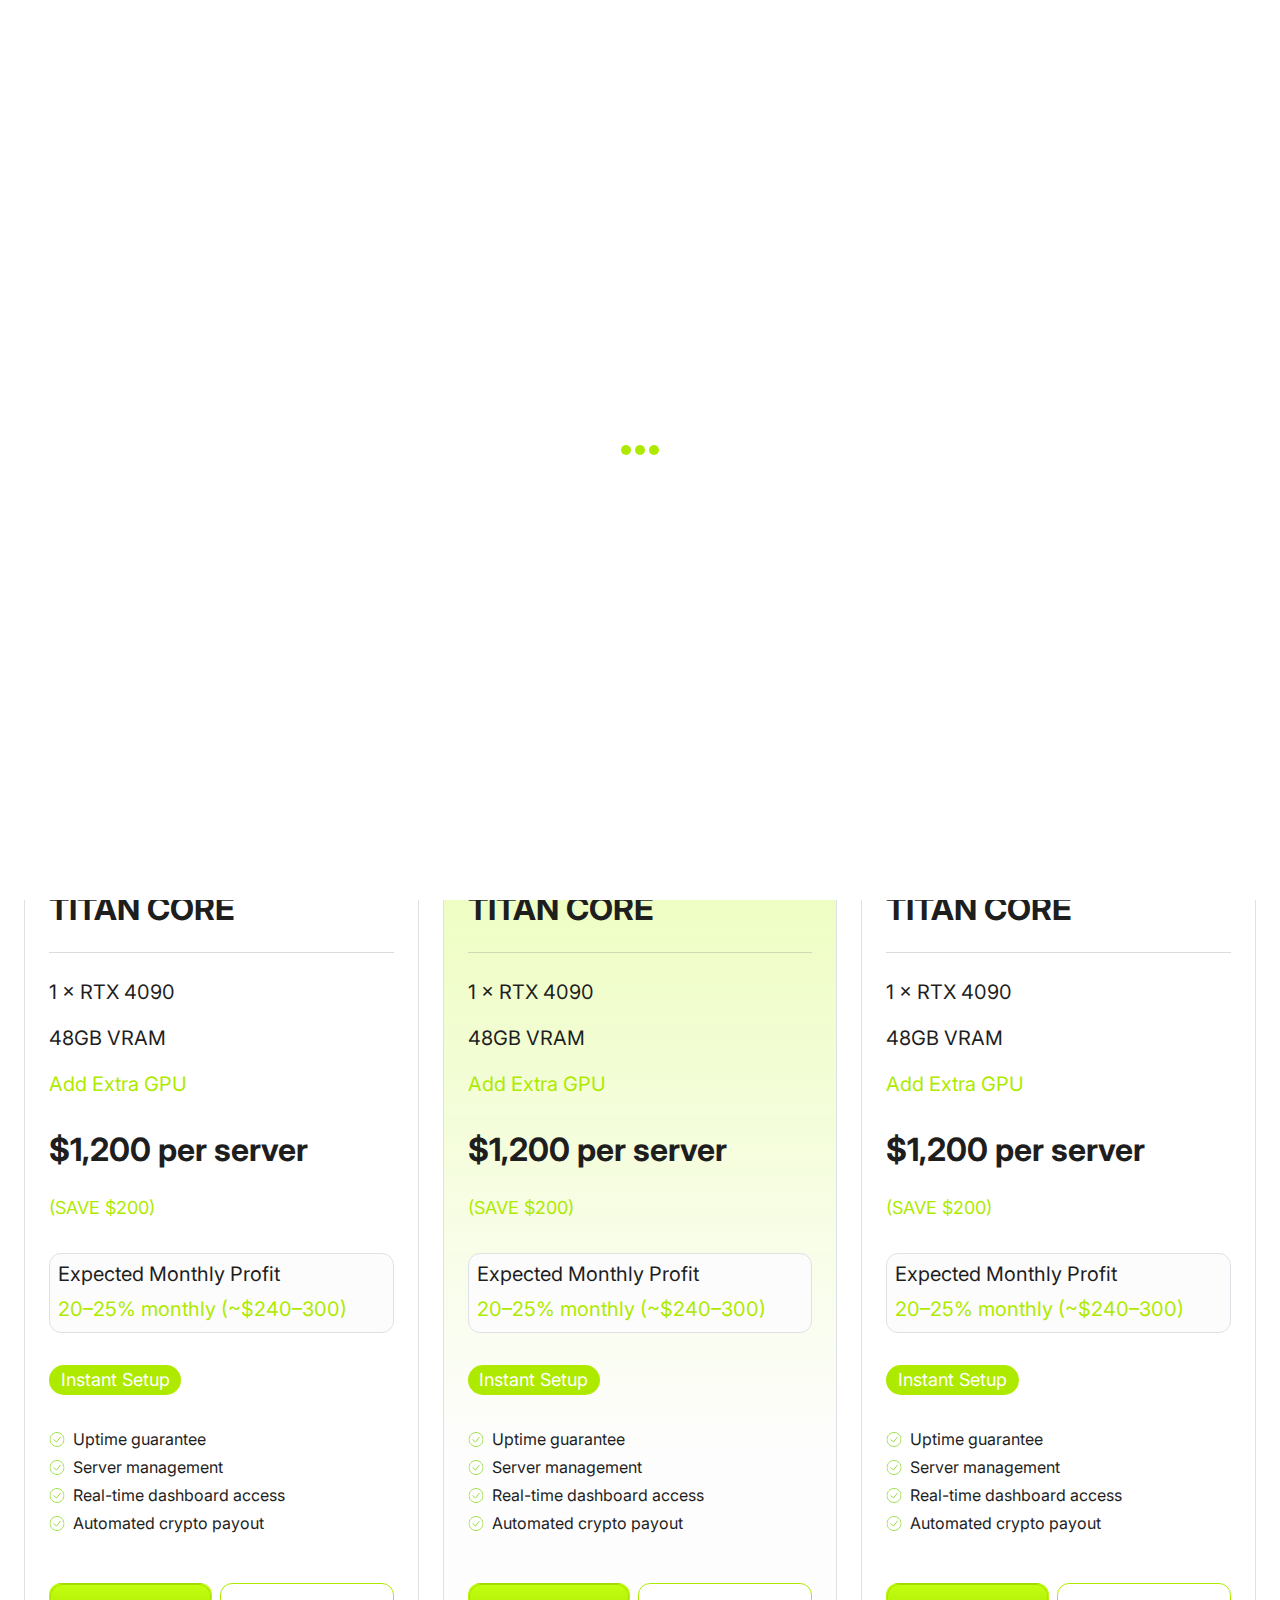
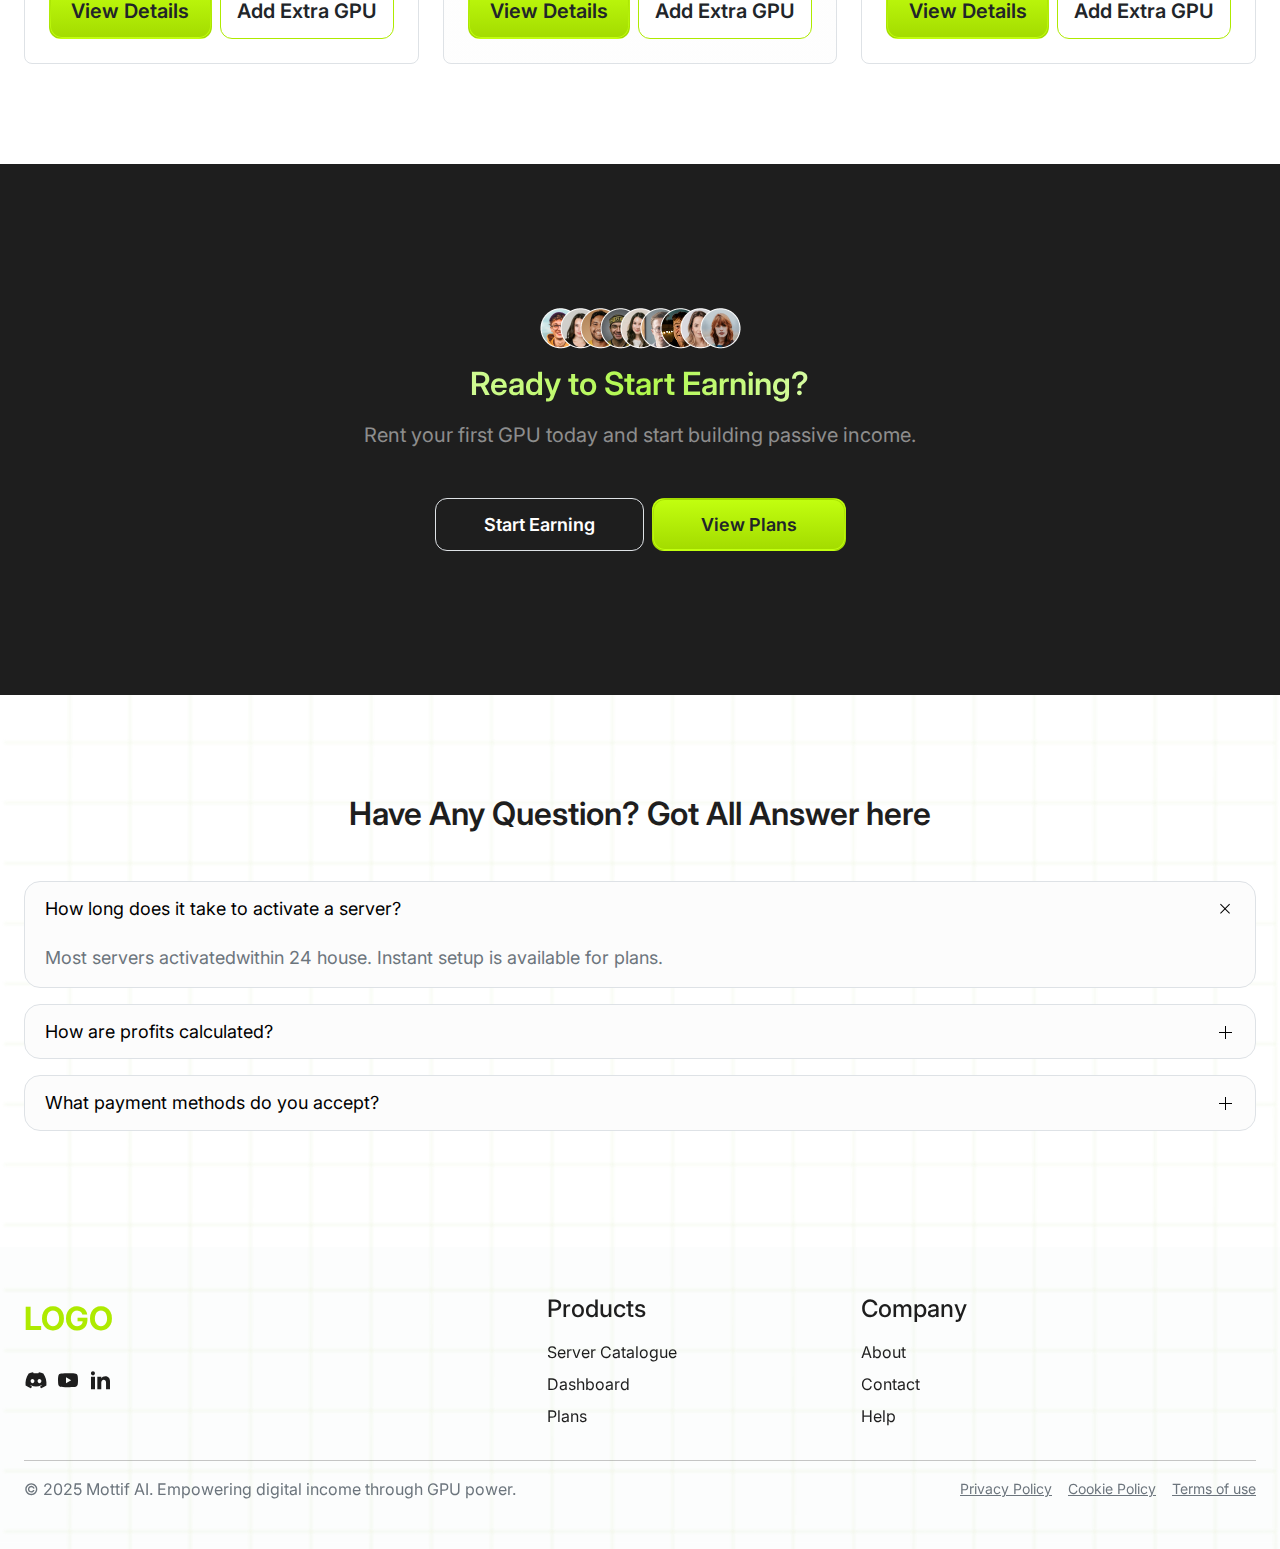
<file: catalogue-details.html>
<!DOCTYPE html>
<html lang="en">
   <head>
      <meta charset="UTF-8" />
      <meta name="viewport" content="width=device-width, initial-scale=1.0" />
      <!-- Bootstrap CSS File -->
      <link rel="stylesheet" href="./css/bootstrap.min.css" />
      <!-- Custom CSS File -->
      <link rel="stylesheet" href="./css/style.css" />
      <title>GPU</title>
   </head>
   <body class="screen-bg">
      <!-- Header Section Start -->
      <div class="max-w px-sm-4 px-3 position-sticky top-0 z-3">
         <header class="bg-white z-3 rounded-12 border mt-sm-4 mt-3">
            <nav class="navbar navbar-expand-md">
               <div class="container-fluid">
                  <button
                     class="d-md-none invisible border-0 shadow-none p-0"
                     type="button"
                  >
                     <img
                        src="./img/icon/ic-toggle-menu.svg"
                        alt="Toggle Menu Icon"
                        style="width: 24px"
                     />
                  </button>

                  <a
                     class="navbar-brand fw-bold fs-2 primary-text me-0"
                     href="#"
                     >LOGO</a
                  >
                  <button
                     class="navbar-toggler border-0 shadow-none p-0"
                     type="button"
                     data-bs-toggle="offcanvas"
                     data-bs-target="#offcanvasNavbar"
                     aria-controls="offcanvasNavbar"
                     aria-label="Toggle navigation"
                  >
                     <img
                        src="./img/icon/ic-toggle-menu.svg"
                        alt="Toggle Menu Icon"
                        style="width: 24px"
                     />
                  </button>
                  <div
                     class="offcanvas offcanvas-end"
                     tabindex="-1"
                     id="offcanvasNavbar"
                     aria-labelledby="offcanvasNavbarLabel"
                  >
                     <div class="offcanvas-header pb-0">
                        <h5
                           class="offcanvas-title fw-bold fs-2 primary-text"
                           id="offcanvasNavbarLabel"
                        >
                           LOGO
                        </h5>
                        <button
                           type="button"
                           class="btn-close border-0 shadow-none"
                           data-bs-dismiss="offcanvas"
                           aria-label="Close"
                        ></button>
                     </div>
                     <div class="offcanvas-body">
                        <ul
                           class="navbar-nav justify-content-md-center align-items-md-center flex-grow-1 gap-lg-4 gap-md-3"
                        >
                           <li class="nav-item pe-lg-2">
                              <a
                                 class="nav-link"
                                 aria-current="page"
                                 href="./index.html"
                                 >Home</a
                              >
                           </li>
                           <li class="nav-item pe-lg-2">
                              <a class="nav-link active" href="./catalogue.html"
                                 >Catalogue</a
                              >
                           </li>
                           <li class="nav-item pe-lg-2">
                              <a class="nav-link" href="./about-us.html"
                                 >About</a
                              >
                           </li>
                           <li class="nav-item pe-lg-2">
                              <a class="nav-link" href="./faq.html">FAQ</a>
                           </li>
                           <li class="nav-item">
                              <a class="nav-link" href="./help.html">Help</a>
                           </li>
                        </ul>
                        <form
                           class="d-flex align-items-center gap-3 text-nowrap mt-md-0 mt-4"
                        >
                           <a
                              href="./login.html"
                              type="button"
                              class="btn fw-semibold w-100 white-btn border rounded-12 px-4"
                           >
                              Log In
                           </a>
                           <a
                              href="./signup.html"
                              type="button"
                              class="btn fw-semibold w-100 primary-btn px-4"
                           >
                              Sign Up
                           </a>
                        </form>
                     </div>
                  </div>
               </div>
            </nav>
         </header>
      </div>
      <!-- Header Section End -->

      <div
         class="overflow-hidden blur-lines-bg position-relative primary-gradient-bg2 pb-md-5"
         style="background-position-y: -2%"
      >
         <!-- Hero Section Start -->
         <section class="mt-5 pt-lg-5 pt-md-3 pb-5 max-w p-sm-4 p-3">
            <div class="col-sm-8 pb-5 mx-auto">
               <h1
                  class="main-heading fw-bold text-center mt-md-3 mt-2 mb-md-2 mb-1 px-lg-5"
               >
                  Browse GPU Server Plans
               </h1>

               <p class="text-center text-secondary fs-20">
                  Choose from powerful, high-performance GPUs optimized for
                  passive income.
               </p>
            </div>
         </section>
         <!-- Hero Section End -->
      </div>

      <!-- Top Plans This Week Section Start -->
      <section class="section-py lines-bg white-bg">
         <div class="max-w px-sm-4 px-3">
            <h2 class="fw-semibold sub-heading2 text-center mb-3">
               Top Plans This Week
            </h2>

            <p class="mb-md-5 mb-4 fs-20 text-center text-secondary">
               Simple pricing for every stage of your productivity journey.
            </p>

            <div class="row gy-5">
               <div class="col-lg-4 col-sm-6 d-grid">
                  <div class="border rounded-3 p-4 bg-white">
                     <button
                        type="button"
                        class="btn fw-semibold fs-18 primary-outline-btn rounded-12 py-2 px-3 bg-transparent"
                     >
                        PERSONAL
                     </button>

                     <h5 class="sub-heading2 fw-bold mt-lg-5 mt-4">
                        TITAN CORE
                     </h5>

                     <hr class="border-secondary my-4" />

                     <ul class="list-unstyled p-0 mb-0">
                        <li class="fs-20">1 × RTX 4090</li>
                        <li class="fs-20 my-3">48GB VRAM</li>
                        <li>
                           <button
                              class="btn fs-20 primary-text p-0 border-0 bg-transparent"
                           >
                              Add Extra GPU
                           </button>
                        </li>
                     </ul>

                     <div class="mt-32">
                        <h3 class="fw-bold sub-heading2">$1,200 per server</h3>

                        <p class="fs-18 primary-text mt-4 mb-0">(SAVE $200)</p>

                        <div class="border p-2 light-bg rounded-12 mt-32">
                           <h6 class="fs-20 fw-normal">
                              Expected Monthly Profit
                           </h6>
                           <p class="primary-text fs-20 mb-0">
                              20–25% monthly (~$240–300)
                           </p>
                        </div>
                     </div>

                     <div
                        class="badge primary-bg fs-18 rounded-5 mt-32 fw-normal"
                     >
                        Instant Setup
                     </div>

                     <ul class="list-unstyled p-0 mb-0 mt-32">
                        <li class="d-flex align-items-center gap-2 mb-1">
                           <img src="./img/icon/ic-tick.svg" alt="Tick Icon" />
                           Uptime guarantee
                        </li>
                        <li class="d-flex align-items-center gap-2 mb-1">
                           <img src="./img/icon/ic-tick.svg" alt="Tick Icon" />
                           Server management
                        </li>
                        <li class="d-flex align-items-center gap-2 mb-1">
                           <img src="./img/icon/ic-tick.svg" alt="Tick Icon" />
                           Real-time dashboard access
                        </li>
                        <li class="d-flex align-items-center gap-2">
                           <img src="./img/icon/ic-tick.svg" alt="Tick Icon" />
                           Automated crypto payout
                        </li>
                     </ul>

                     <div
                        class="d-flex align-items-center flex-xl-nowrap flex-wrap gap-2 mt-5"
                     >
                        <button
                           type="button"
                           class="btn fw-semibold w-100 primary-btn-lg text-nowrap"
                        >
                           View Details
                        </button>

                        <button
                           type="button"
                           class="btn fw-semibold w-100 white-btn border rounded-12 px-3 fs-20 primary-border text-nowrap"
                        >
                           Add Extra GPU
                        </button>
                     </div>
                  </div>
               </div>

               <div class="col-lg-4 col-sm-6 d-grid">
                  <div
                     class="border rounded-3 p-4 primary-gradient-bg position-relative"
                  >
                     <button
                        type="button"
                        class="btn fw-semibold fs-18 primary-outline-btn rounded-12 py-2 px-3 bg-transparent"
                     >
                        PERSONAL
                     </button>

                     <h5 class="sub-heading2 fw-bold mt-lg-5 mt-4">
                        TITAN CORE
                     </h5>

                     <hr class="border-secondary my-4" />

                     <ul class="list-unstyled p-0 mb-0">
                        <li class="fs-20">1 × RTX 4090</li>
                        <li class="fs-20 my-3">48GB VRAM</li>
                        <li>
                           <button
                              class="btn fs-20 primary-text p-0 border-0 bg-transparent"
                           >
                              Add Extra GPU
                           </button>
                        </li>
                     </ul>

                     <div class="mt-32">
                        <h3 class="fw-bold sub-heading2">$1,200 per server</h3>

                        <p class="fs-18 primary-text mt-4 mb-0">(SAVE $200)</p>

                        <div class="border p-2 light-bg rounded-12 mt-32">
                           <h6 class="fs-20 fw-normal">
                              Expected Monthly Profit
                           </h6>
                           <p class="primary-text fs-20 mb-0">
                              20–25% monthly (~$240–300)
                           </p>
                        </div>
                     </div>

                     <div
                        class="badge primary-bg fs-18 rounded-5 mt-32 fw-normal"
                     >
                        Instant Setup
                     </div>

                     <ul class="list-unstyled p-0 mb-0 mt-32">
                        <li class="d-flex align-items-center gap-2 mb-1">
                           <img src="./img/icon/ic-tick.svg" alt="Tick Icon" />
                           Uptime guarantee
                        </li>
                        <li class="d-flex align-items-center gap-2 mb-1">
                           <img src="./img/icon/ic-tick.svg" alt="Tick Icon" />
                           Server management
                        </li>
                        <li class="d-flex align-items-center gap-2 mb-1">
                           <img src="./img/icon/ic-tick.svg" alt="Tick Icon" />
                           Real-time dashboard access
                        </li>
                        <li class="d-flex align-items-center gap-2">
                           <img src="./img/icon/ic-tick.svg" alt="Tick Icon" />
                           Automated crypto payout
                        </li>
                     </ul>

                     <div
                        class="d-flex align-items-center flex-xl-nowrap flex-wrap gap-2 mt-5"
                     >
                        <button
                           type="button"
                           class="btn fw-semibold w-100 primary-btn-lg text-nowrap"
                        >
                           View Details
                        </button>

                        <button
                           type="button"
                           class="btn fw-semibold w-100 white-btn border rounded-12 px-3 fs-20 primary-border text-nowrap"
                        >
                           Add Extra GPU
                        </button>
                     </div>

                     <div
                        class="light-bg border primary-border px-2 rounded-12 w-fit fs-18 fw-medium text-nowrap popular-plan"
                     >
                        Most Popular
                     </div>
                  </div>
               </div>

               <div class="col-lg-4 col-sm-6 d-grid">
                  <div class="border rounded-3 p-4 bg-white">
                     <button
                        type="button"
                        class="btn fw-semibold fs-18 primary-outline-btn rounded-12 py-2 px-3 bg-transparent"
                     >
                        PERSONAL
                     </button>

                     <h5 class="sub-heading2 fw-bold mt-lg-5 mt-4">
                        TITAN CORE
                     </h5>

                     <hr class="border-secondary my-4" />

                     <ul class="list-unstyled p-0 mb-0">
                        <li class="fs-20">1 × RTX 4090</li>
                        <li class="fs-20 my-3">48GB VRAM</li>
                        <li>
                           <button
                              class="btn fs-20 primary-text p-0 border-0 bg-transparent"
                           >
                              Add Extra GPU
                           </button>
                        </li>
                     </ul>

                     <div class="mt-32">
                        <h3 class="fw-bold sub-heading2">$1,200 per server</h3>

                        <p class="fs-18 primary-text mt-4 mb-0">(SAVE $200)</p>

                        <div class="border p-2 light-bg rounded-12 mt-32">
                           <h6 class="fs-20 fw-normal">
                              Expected Monthly Profit
                           </h6>
                           <p class="primary-text fs-20 mb-0">
                              20–25% monthly (~$240–300)
                           </p>
                        </div>
                     </div>

                     <div
                        class="badge primary-bg fs-18 rounded-5 mt-32 fw-normal"
                     >
                        Instant Setup
                     </div>

                     <ul class="list-unstyled p-0 mb-0 mt-32">
                        <li class="d-flex align-items-center gap-2 mb-1">
                           <img src="./img/icon/ic-tick.svg" alt="Tick Icon" />
                           Uptime guarantee
                        </li>
                        <li class="d-flex align-items-center gap-2 mb-1">
                           <img src="./img/icon/ic-tick.svg" alt="Tick Icon" />
                           Server management
                        </li>
                        <li class="d-flex align-items-center gap-2 mb-1">
                           <img src="./img/icon/ic-tick.svg" alt="Tick Icon" />
                           Real-time dashboard access
                        </li>
                        <li class="d-flex align-items-center gap-2">
                           <img src="./img/icon/ic-tick.svg" alt="Tick Icon" />
                           Automated crypto payout
                        </li>
                     </ul>

                     <div
                        class="d-flex align-items-center flex-xl-nowrap flex-wrap gap-2 mt-5"
                     >
                        <button
                           type="button"
                           class="btn fw-semibold w-100 primary-btn-lg text-nowrap"
                        >
                           View Details
                        </button>

                        <button
                           type="button"
                           class="btn fw-semibold w-100 white-btn border rounded-12 px-3 fs-20 primary-border text-nowrap"
                        >
                           Add Extra GPU
                        </button>
                     </div>
                  </div>
               </div>
            </div>
         </div>
      </section>
      <!-- Top Plans This Week Section End -->

      <!-- CTA Section Start -->
      <section class="cta-sec position-relative">
         <div class="max-w p-sm-4 p-3 text-center">
            <img src="./img/cta-img.png" alt="CTA user" />
            <div class="col-sm-8 mx-auto">
               <h2
                  class="sub-heading2 fw-semibold text-center mt-md-3 mt-2 mb-md-3 mb-2"
               >
                  Ready to Start Earning?
               </h2>

               <p class="text-center text-white-50 fs-20">
                  Rent your first GPU today and start building passive income.
               </p>
            </div>

            <div
               class="mt-md-5 mt-32 d-flex justify-content-center align-items-center gap-2"
            >
               <button
                  type="button"
                  class="btn fw-semibold fs-18 white-btn border rounded-12 px-sm-5 px-4 bg-transparent text-white"
               >
                  Start Earning
               </button>

               <button
                  type="button"
                  class="btn fw-semibold primary-btn-md px-sm-5 px-4"
               >
                  View Plans
               </button>
            </div>
         </div>
      </section>
      <!-- CTA Section End -->

      <!-- FAQ Accordion Section Start -->
      <div class="bg-white blur-lines-bg">
         <section class="section-py max-w px-sm-4 px-3">
            <h2 class="fw-semibold sub-heading2 text-center mb-md-5 mb-4">
               Have Any Question? Got All Answer here
            </h2>

            <div class="accordion" id="faqAccordion">
               <div class="accordion-item light-bg rounded-4 mb-3">
                  <h2 class="accordion-header text-unset">
                     <button
                        class="accordion-button fs-18 shadow-none bg-transparent text-black gap-3"
                        type="button"
                        data-bs-toggle="collapse"
                        data-bs-target="#collapseOne"
                        aria-expanded="true"
                        aria-controls="collapseOne"
                     >
                        How long does it take to activate a server?
                     </button>
                  </h2>
                  <div
                     id="collapseOne"
                     class="accordion-collapse collapse show"
                     data-bs-parent="#faqAccordion"
                  >
                     <div class="accordion-body fs-18 pt-2 text-secondary">
                        Most servers activatedwithin 24 house. Instant setup is
                        available for plans.
                     </div>
                  </div>
               </div>

               <div class="accordion-item light-bg rounded-4 mb-3">
                  <h2 class="accordion-header text-unset">
                     <button
                        class="accordion-button fs-18 shadow-none bg-transparent text-black collapsed gap-3"
                        type="button"
                        data-bs-toggle="collapse"
                        data-bs-target="#collapseTwo"
                        aria-expanded="true"
                        aria-controls="collapseTwo"
                     >
                        How are profits calculated?
                     </button>
                  </h2>
                  <div
                     id="collapseTwo"
                     class="accordion-collapse collapse"
                     data-bs-parent="#faqAccordion"
                  >
                     <div class="accordion-body fs-18 pt-2 text-secondary">
                        When you rent a GPU server, it starts processing AI
                        tasks or crypto mining based on global demand. At the
                        end of each 30-day cycle, your share of the profits is
                        calculated based on GPU performance and usage. These
                        profits are deposited into your Mottif AI wallet
                     </div>
                  </div>
               </div>

               <div class="accordion-item light-bg rounded-4 mb-3">
                  <h2 class="accordion-header text-unset">
                     <button
                        class="accordion-button fs-18 shadow-none bg-transparent text-black collapsed gap-3"
                        type="button"
                        data-bs-toggle="collapse"
                        data-bs-target="#collapseThree"
                        aria-expanded="true"
                        aria-controls="collapseThree"
                     >
                        What payment methods do you accept?
                     </button>
                  </h2>
                  <div
                     id="collapseThree"
                     class="accordion-collapse collapse"
                     data-bs-parent="#faqAccordion"
                  >
                     <div class="accordion-body fs-18 pt-2 text-secondary">
                        When you rent a GPU server, it starts processing AI
                        tasks or crypto mining based on global demand. At the
                        end of each 30-day cycle, your share of the profits is
                        calculated based on GPU performance and usage. These
                        profits are deposited into your Mottif AI wallet
                     </div>
                  </div>
               </div>
            </div>
         </section>
      </div>
      <!-- FAQ Accordion Section End -->

      <!-- Footer Section Start -->
      <section class="pt-5 pb-md-5 pb-4 blur-lines-bg">
         <div class="max-w px-sm-4 px-3">
            <div class="row gy-4">
               <div class="col-md-5 col-sm-4">
                  <a
                     class="navbar-brand fw-bold fs-2 primary-text me-0"
                     href="#"
                     >LOGO</a
                  >

                  <div class="d-flex gap-2 align-items-center mt-md-4 mt-3">
                     <a href="#" class="text-decoration-none">
                        <img
                           src="./img/icon/ic-discord.svg"
                           alt="Social Icon"
                        />
                     </a>
                     <a href="#" class="text-decoration-none">
                        <img
                           src="./img/icon/ic-youtube.svg"
                           alt="Social Icon"
                        />
                     </a>
                     <a href="#" class="text-decoration-none">
                        <img
                           src="./img/icon/ic-linkedin.svg"
                           alt="Social Icon"
                        />
                     </a>
                  </div>
               </div>

               <div class="col-md-3 col-sm-4 col-6">
                  <h6 class="fs-24 mb-3">Products</h6>
                  <ul class="list-unstyled">
                     <li class="mb-2">
                        <a href="#" class="text-unset text-decoration-none"
                           >Server Catalogue</a
                        >
                     </li>
                     <li class="mb-2">
                        <a href="#" class="text-unset text-decoration-none"
                           >Dashboard</a
                        >
                     </li>
                     <li>
                        <a href="#" class="text-unset text-decoration-none"
                           >Plans</a
                        >
                     </li>
                  </ul>
               </div>

               <div class="col-md-3 col-sm-4 col-6">
                  <h6 class="fs-24 mb-3">Company</h6>
                  <ul class="list-unstyled">
                     <li class="mb-2">
                        <a
                           href="./about-us.html"
                           class="text-unset text-decoration-none"
                           >About</a
                        >
                     </li>
                     <li class="mb-2">
                        <a href="#" class="text-unset text-decoration-none"
                           >Contact</a
                        >
                     </li>
                     <li>
                        <a
                           href="./help.html"
                           class="text-unset text-decoration-none"
                           >Help</a
                        >
                     </li>
                  </ul>
               </div>
            </div>

            <hr />

            <div
               class="d-flex gap-3 align-items-center justify-content-between flex-md-row flex-column"
            >
               <p class="mb-0 text-secondary text-sm-start text-center">
                  © 2025 Mottif AI. Empowering digital income through GPU power.
               </p>

               <div class="d-flex align-items-center gap-3">
                  <a href="#" class="text-secondary small text-nowrap"
                     >Privacy Policy</a
                  >
                  <a href="#" class="text-secondary small text-nowrap"
                     >Cookie Policy</a
                  >
                  <a href="#" class="text-secondary small text-nowrap"
                     >Terms of use</a
                  >
               </div>
            </div>
         </div>
      </section>
      <!-- Footer Section End -->

      <!-- Page Loader Start -->
      <div
         id="page-loader"
         class="position-fixed top-0 start-0 w-100 min-vh-100 bg-white d-flex justify-content-center align-items-center"
         style="z-index: 9999"
      >
         <div class="dot-loader d-flex gap-1">
            <div class="dot"></div>
            <div class="dot"></div>
            <div class="dot"></div>
         </div>
      </div>
      <!-- Page Loader End -->

      <!-- JavaScript Scripts -->
      <script src="./js/main.js"></script>
      <script src="https://cdn.jsdelivr.net/npm/@popperjs/core@2.11.8/dist/umd/popper.min.js"></script>
      <script src="https://cdn.jsdelivr.net/npm/bootstrap@5.3.6/dist/js/bootstrap.min.js"></script>
   </body>
</html>
</file>
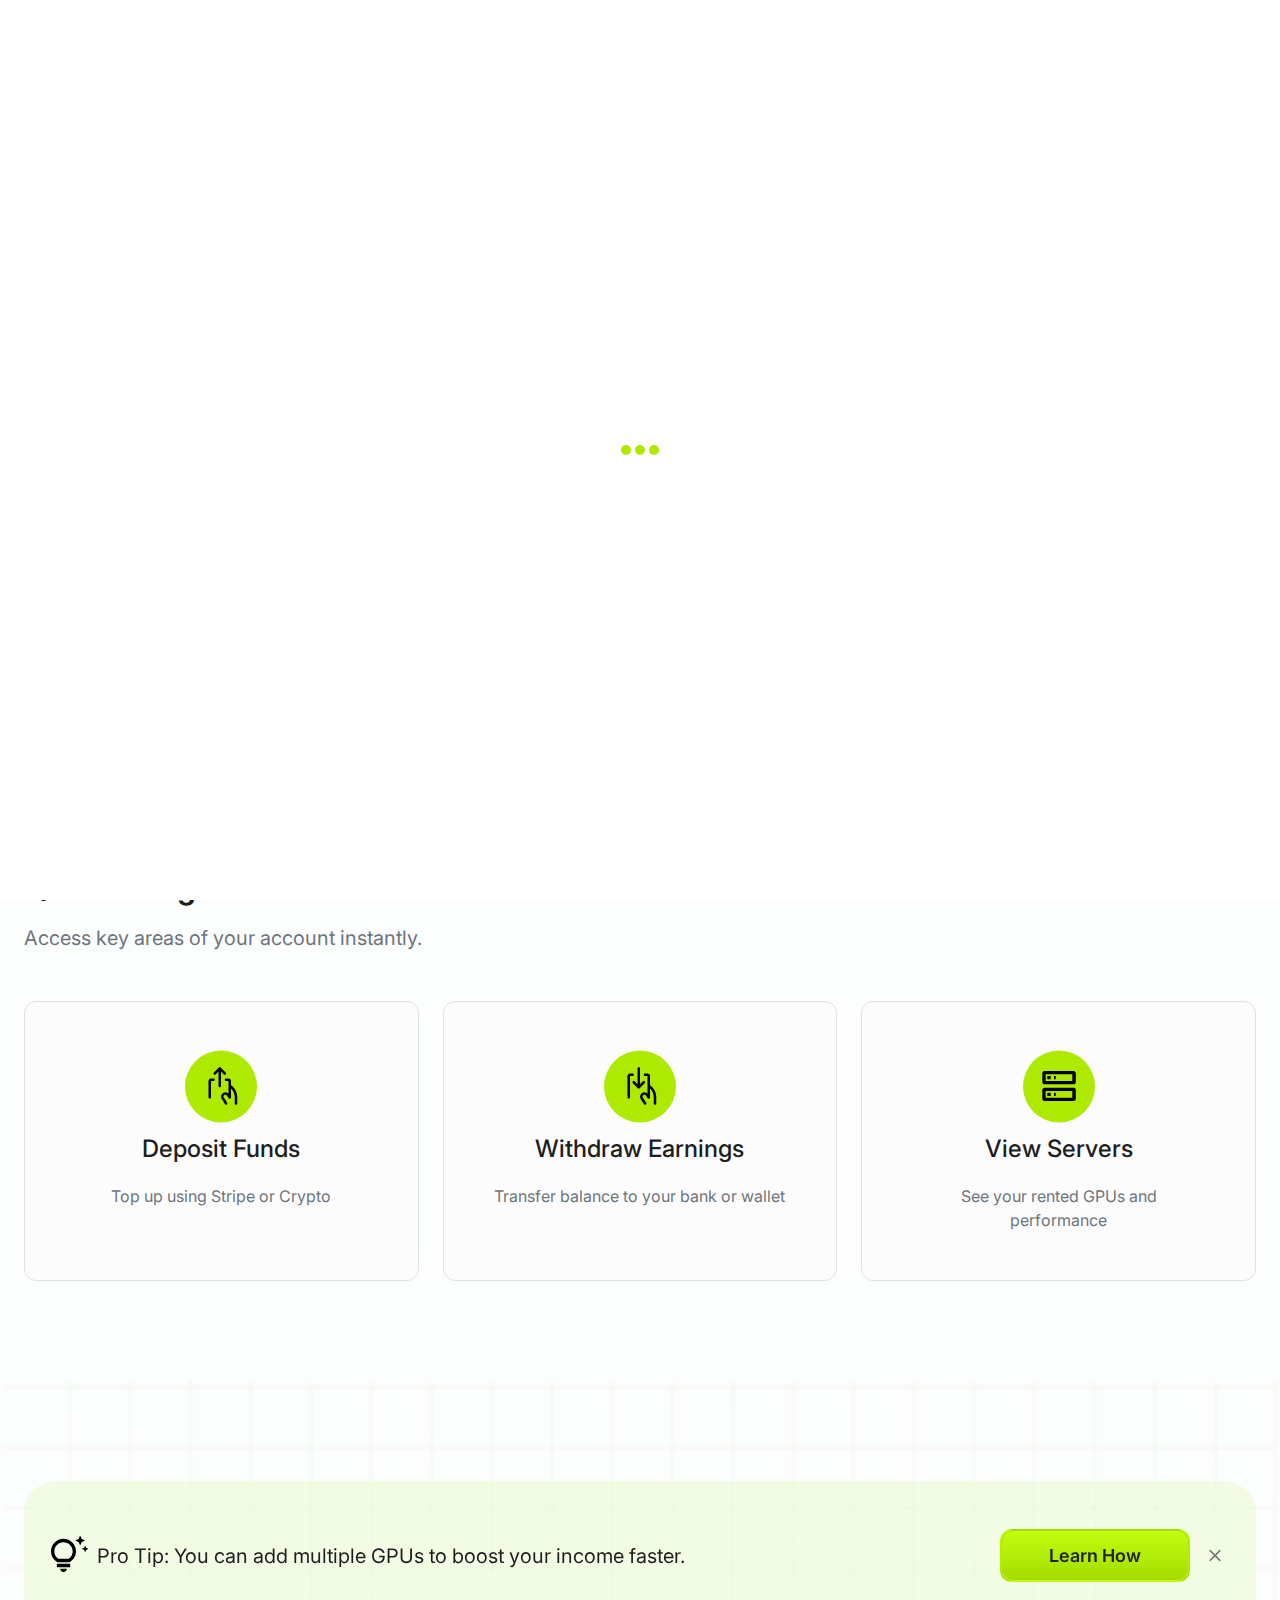
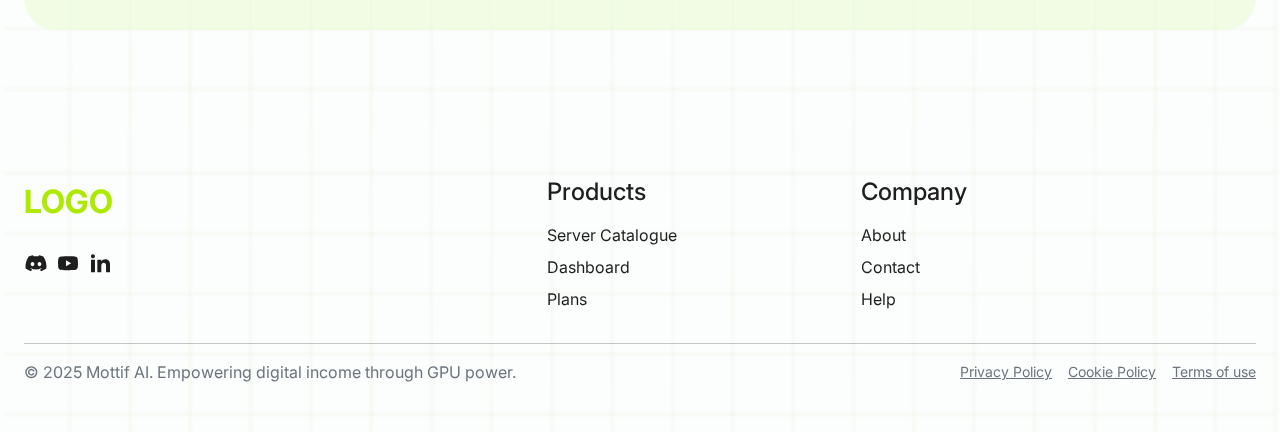
<file: dashboard.html>
<!DOCTYPE html>
<html lang="en">
   <head>
      <meta charset="UTF-8" />
      <meta name="viewport" content="width=device-width, initial-scale=1.0" />
      <!-- Bootstrap CSS File -->
      <link rel="stylesheet" href="./css/bootstrap.min.css" />
      <!-- Custom CSS File -->
      <link rel="stylesheet" href="./css/style.css" />
      <title>GPU</title>
   </head>
   <body class="screen-bg">
      <!-- Header Section Start -->
      <div class="position-sticky top-0 z-3">
         <header class="bg-white rounded-12 border dashboard-header">
            <nav class="navbar navbar-expand-md">
               <div class="container-fluid">
                  <button
                     class="d-md-none invisible border-0 shadow-none p-0"
                     type="button"
                  >
                     <img
                        src="./img/icon/ic-toggle-menu.svg"
                        alt="Toggle Menu Icon"
                        style="width: 24px"
                     />
                  </button>
                  <a
                     class="navbar-brand fw-bold fs-2 primary-text me-0"
                     href="#"
                     >LOGO</a
                  >
                  <button
                     class="navbar-toggler border-0 shadow-none p-0"
                     type="button"
                     data-bs-toggle="offcanvas"
                     data-bs-target="#offcanvasNavbar"
                     aria-controls="offcanvasNavbar"
                     aria-label="Toggle navigation"
                  >
                     <img
                        src="./img/icon/ic-toggle-menu.svg"
                        alt="Toggle Menu Icon"
                        style="width: 24px"
                     />
                  </button>
                  <div
                     class="offcanvas offcanvas-end"
                     tabindex="-1"
                     id="offcanvasNavbar"
                     aria-labelledby="offcanvasNavbarLabel"
                  >
                     <div class="offcanvas-header pb-0">
                        <h5
                           class="offcanvas-title fw-bold fs-2 primary-text"
                           id="offcanvasNavbarLabel"
                        >
                           LOGO
                        </h5>
                        <button
                           type="button"
                           class="btn-close border-0 shadow-none"
                           data-bs-dismiss="offcanvas"
                           aria-label="Close"
                        ></button>
                     </div>
                     <div class="offcanvas-body">
                        <ul
                           class="navbar-nav justify-content-md-center align-items-md-center flex-grow-1 gap-lg-4"
                        >
                           <li class="nav-item pe-lg-2">
                              <a
                                 class="nav-link active"
                                 aria-current="page"
                                 href="./dashboard.html"
                                 >Dashboards</a
                              >
                           </li>
                           <li class="nav-item pe-lg-2">
                              <a class="nav-link" href="./servers.html"
                                 >My Servers
                              </a>
                           </li>
                           <li class="nav-item pe-lg-2">
                              <a class="nav-link" href="./deposit.html"
                                 >Deposit</a
                              >
                           </li>
                           <li class="nav-item pe-lg-2">
                              <a class="nav-link" href="./withdraw.html"
                                 >Withdraw</a
                              >
                           </li>
                           <li class="nav-item">
                              <a class="nav-link" href="./earnings.html"
                                 >Earnings</a
                              >
                           </li>
                        </ul>
                        <div
                           class="d-flex align-items-center gap-4 text-nowrap mt-md-0 mt-4"
                        >
                           <button
                              type="button"
                              class="btn bg-transparent border-0 p-0"
                           >
                              <img
                                 src="./img/icon/ic-notification.svg"
                                 alt="Notification"
                              />
                           </button>

                           <div class="dropdown profile-dropdown">
                              <button
                                 class="btn primary-btn dropdown-toggle border-0 fw-medium"
                                 type="button"
                                 data-bs-toggle="dropdown"
                                 aria-expanded="false"
                              >
                                 Profile
                              </button>
                              <ul class="dropdown-menu">
                                 <li>
                                    <a
                                       class="dropdown-item small fw-medium"
                                       href="./edit-profile.html"
                                       >Edit Profile</a
                                    >
                                 </li>

                                 <li>
                                    <a
                                       class="dropdown-item small fw-medium"
                                       href="./referral.html"
                                       >Referral Centre</a
                                    >
                                 </li>

                                 <hr class="my-1" />

                                 <li>
                                    <a
                                       class="dropdown-item text-danger small fw-semibold"
                                       href="./login.html"
                                       >Log Out</a
                                    >
                                 </li>
                              </ul>
                           </div>
                        </div>
                     </div>
                  </div>
               </div>
            </nav>
         </header>
      </div>
      <!-- Header Section End -->

      <!-- Welcome Section Start -->
      <section
         class="section-py blur-lines-bg position-relative overflow-hidden"
      >
         <div class="max-w px-sm-4 px-3">
            <div
               class="p-lg-5 p-4 rounded-5 box-shadow2 mb-5"
               style="background-color: #ffffffa3"
            >
               <h2 class="fw-semibold sub-heading2 mb-3">
                  Welcome back, Uzma!
               </h2>

               <p class="mb-0 fs-20 text-secondary">
                  Here’s what’s happening in your account today.
               </p>
            </div>

            <div class="row gy-4">
               <div class="col-sm-6 d-grid">
                  <div
                     class="bg-white rounded-12 border-top border-5 border-black p-md-5 p-4"
                  >
                     <div
                        class="sub-heading3 d-flex align-items-center gap-2 lh-sm"
                     >
                        <img
                           src="./img/icon/ic-money.svg"
                           alt="Money Icon"
                           class="pe-1"
                        />
                        This Month’s Earnings
                     </div>

                     <h2 class="fw-semibold mt-4 mb-3 sub-heading1">$482.00</h2>
                     <p class="mb-0 text-secondary">Updated: July 12, 2025</p>
                  </div>
               </div>

               <div class="col-sm-6 d-grid">
                  <div
                     class="bg-white rounded-12 border-top border-5 border-black p-md-5 p-4"
                  >
                     <div class="sub-heading3 d-flex align-items-center gap-2">
                        <img
                           src="./img/icon/ic-servers-primary.svg"
                           alt="Server Icon"
                           class="pe-1"
                        />
                        Active Servers
                     </div>

                     <h2 class="fw-semibold mt-4 mb-3 sub-heading1">4</h2>
                     <p class="mb-0 text-secondary">Fully operational</p>
                  </div>
               </div>
            </div>
         </div>

         <!-- Background Effect Shapes -->
         <div class="bg-effect-right top-50 start-50" style="z-index: -1"></div>
      </section>
      <!-- Welcome Section End -->

      <!-- Quick Navigation Section Start -->
      <section class="section-py lines-bg">
         <div class="max-w px-sm-4 px-3">
            <h2 class="fw-semibold sub-heading2 mb-3">Quick Navigation</h2>

            <p class="mb-md-5 mb-4 fs-20 text-secondary">
               Access key areas of your account instantly.
            </p>
            <div class="row gy-4">
               <div class="col-md-4 col-sm-6 d-grid">
                  <div
                     class="border rounded-12 p-lg-5 p-4 light-bg text-center"
                  >
                     <img src="./img/icon/ic-funds.svg" alt="Fund Icon" />
                     <h5 class="fs-24 py-1 mt-2 mb-lg-3">Deposit Funds</h5>
                     <p class="text-secondary mb-0">
                        Top up using Stripe or Crypto
                     </p>
                  </div>
               </div>

               <div class="col-md-4 col-sm-6 d-grid">
                  <div
                     class="border rounded-12 p-lg-5 p-4 light-bg text-center"
                  >
                     <img
                        src="./img/icon/ic-withdraw.svg"
                        alt="Withdraw Icon"
                     />
                     <h5 class="fs-24 py-1 mt-2 mb-lg-3">Withdraw Earnings</h5>
                     <p class="text-secondary mb-0">
                        Transfer balance to your bank or wallet
                     </p>
                  </div>
               </div>

               <div class="col-md-4 col-sm-6 d-grid">
                  <div
                     class="border rounded-12 p-lg-5 p-4 light-bg text-center"
                  >
                     <img src="./img/icon/ic-servers.svg" alt="Servers Icon" />
                     <h5 class="fs-24 py-1 mt-2 mb-lg-3">View Servers</h5>
                     <p class="text-secondary mb-0">
                        See your rented GPUs and performance
                     </p>
                  </div>
               </div>
            </div>
         </div>
      </section>
      <!-- Quick Navigation Section End -->

      <!-- Pro Tip Section Start -->
      <section class="section-py blur-lines-bg" role="alert">
         <div class="max-w px-sm-4 px-3">
            <div
               class="d-sm-flex gap-4 align-items-center justify-content-between py-5 px-4 rounded-5"
               style="background: #defcb554"
            >
               <div class="d-flex gap-2 align-items-center">
                  <img src="./img/icon/ic-updates.svg" alt="Updates Icon" />
                  <h6 class="fs-20 fw-normal mb-0">
                     Pro Tip: You can add multiple GPUs to boost your income
                     faster.
                  </h6>
               </div>
               <div class="d-flex gap-2 align-items-center mt-sm-0 mt-4">
                  <button
                     type="button"
                     class="btn fw-semibold primary-btn-md px-lg-5 px-4 text-nowrap"
                  >
                     Learn How
                  </button>
                  <button
                     class="btn border-0 p-0 bg-transparent"
                     data-bs-dismiss="alert"
                     aria-label="Close"
                  >
                     <img src="./img/icon/ic-close.svg" alt="Close Icon" />
                  </button>
               </div>
            </div>
         </div>
      </section>
      <!-- Pro Tip Section End -->

      <!-- Footer Section Start -->
      <section class="pt-5 pb-md-5 pb-4 blur-lines-bg">
         <div class="max-w px-sm-4 px-3">
            <div class="row gy-4">
               <div class="col-md-5 col-sm-4">
                  <a
                     class="navbar-brand fw-bold fs-2 primary-text me-0"
                     href="#"
                     >LOGO</a
                  >

                  <div class="d-flex gap-2 align-items-center mt-md-4 mt-3">
                     <a href="#" class="text-decoration-none">
                        <img
                           src="./img/icon/ic-discord.svg"
                           alt="Social Icon"
                        />
                     </a>
                     <a href="#" class="text-decoration-none">
                        <img
                           src="./img/icon/ic-youtube.svg"
                           alt="Social Icon"
                        />
                     </a>
                     <a href="#" class="text-decoration-none">
                        <img
                           src="./img/icon/ic-linkedin.svg"
                           alt="Social Icon"
                        />
                     </a>
                  </div>
               </div>

               <div class="col-md-3 col-sm-4 col-6">
                  <h6 class="fs-24 mb-3">Products</h6>
                  <ul class="list-unstyled">
                     <li class="mb-2">
                        <a
                           href="./catalogue.html"
                           class="text-unset text-decoration-none"
                           >Server Catalogue</a
                        >
                     </li>
                     <li class="mb-2">
                        <a
                           href="./dashboard.html"
                           class="text-unset text-decoration-none"
                           >Dashboard</a
                        >
                     </li>
                     <li>
                        <a
                           href="./catalogue-details.html"
                           class="text-unset text-decoration-none"
                           >Plans</a
                        >
                     </li>
                  </ul>
               </div>

               <div class="col-md-3 col-sm-4 col-6">
                  <h6 class="fs-24 mb-3">Company</h6>
                  <ul class="list-unstyled">
                     <li class="mb-2">
                        <a
                           href="./about-us.html"
                           class="text-unset text-decoration-none"
                           >About</a
                        >
                     </li>
                     <li class="mb-2">
                        <a href="#" class="text-unset text-decoration-none"
                           >Contact</a
                        >
                     </li>
                     <li>
                        <a
                           href="./help.html"
                           class="text-unset text-decoration-none"
                           >Help</a
                        >
                     </li>
                  </ul>
               </div>
            </div>

            <hr />

            <div
               class="d-flex gap-3 align-items-center justify-content-between flex-md-row flex-column"
            >
               <p class="mb-0 text-secondary text-sm-start text-center">
                  © 2025 Mottif AI. Empowering digital income through GPU power.
               </p>

               <div class="d-flex align-items-center gap-3">
                  <a href="#" class="text-secondary small text-nowrap"
                     >Privacy Policy</a
                  >
                  <a href="#" class="text-secondary small text-nowrap"
                     >Cookie Policy</a
                  >
                  <a href="#" class="text-secondary small text-nowrap"
                     >Terms of use</a
                  >
               </div>
            </div>
         </div>
      </section>
      <!-- Footer Section End -->

      <!-- Page Loader Start -->
      <div
         id="page-loader"
         class="position-fixed top-0 start-0 w-100 min-vh-100 bg-white d-flex justify-content-center align-items-center"
         style="z-index: 9999"
      >
         <div class="dot-loader d-flex gap-1">
            <div class="dot"></div>
            <div class="dot"></div>
            <div class="dot"></div>
         </div>
      </div>
      <!-- Page Loader End -->

      <!-- JavaScript Scripts -->
      <script src="./js/main.js"></script>
      <script src="https://cdn.jsdelivr.net/npm/@popperjs/core@2.11.8/dist/umd/popper.min.js"></script>
      <script src="https://cdn.jsdelivr.net/npm/bootstrap@5.3.6/dist/js/bootstrap.min.js"></script>
   </body>
</html>
</file>
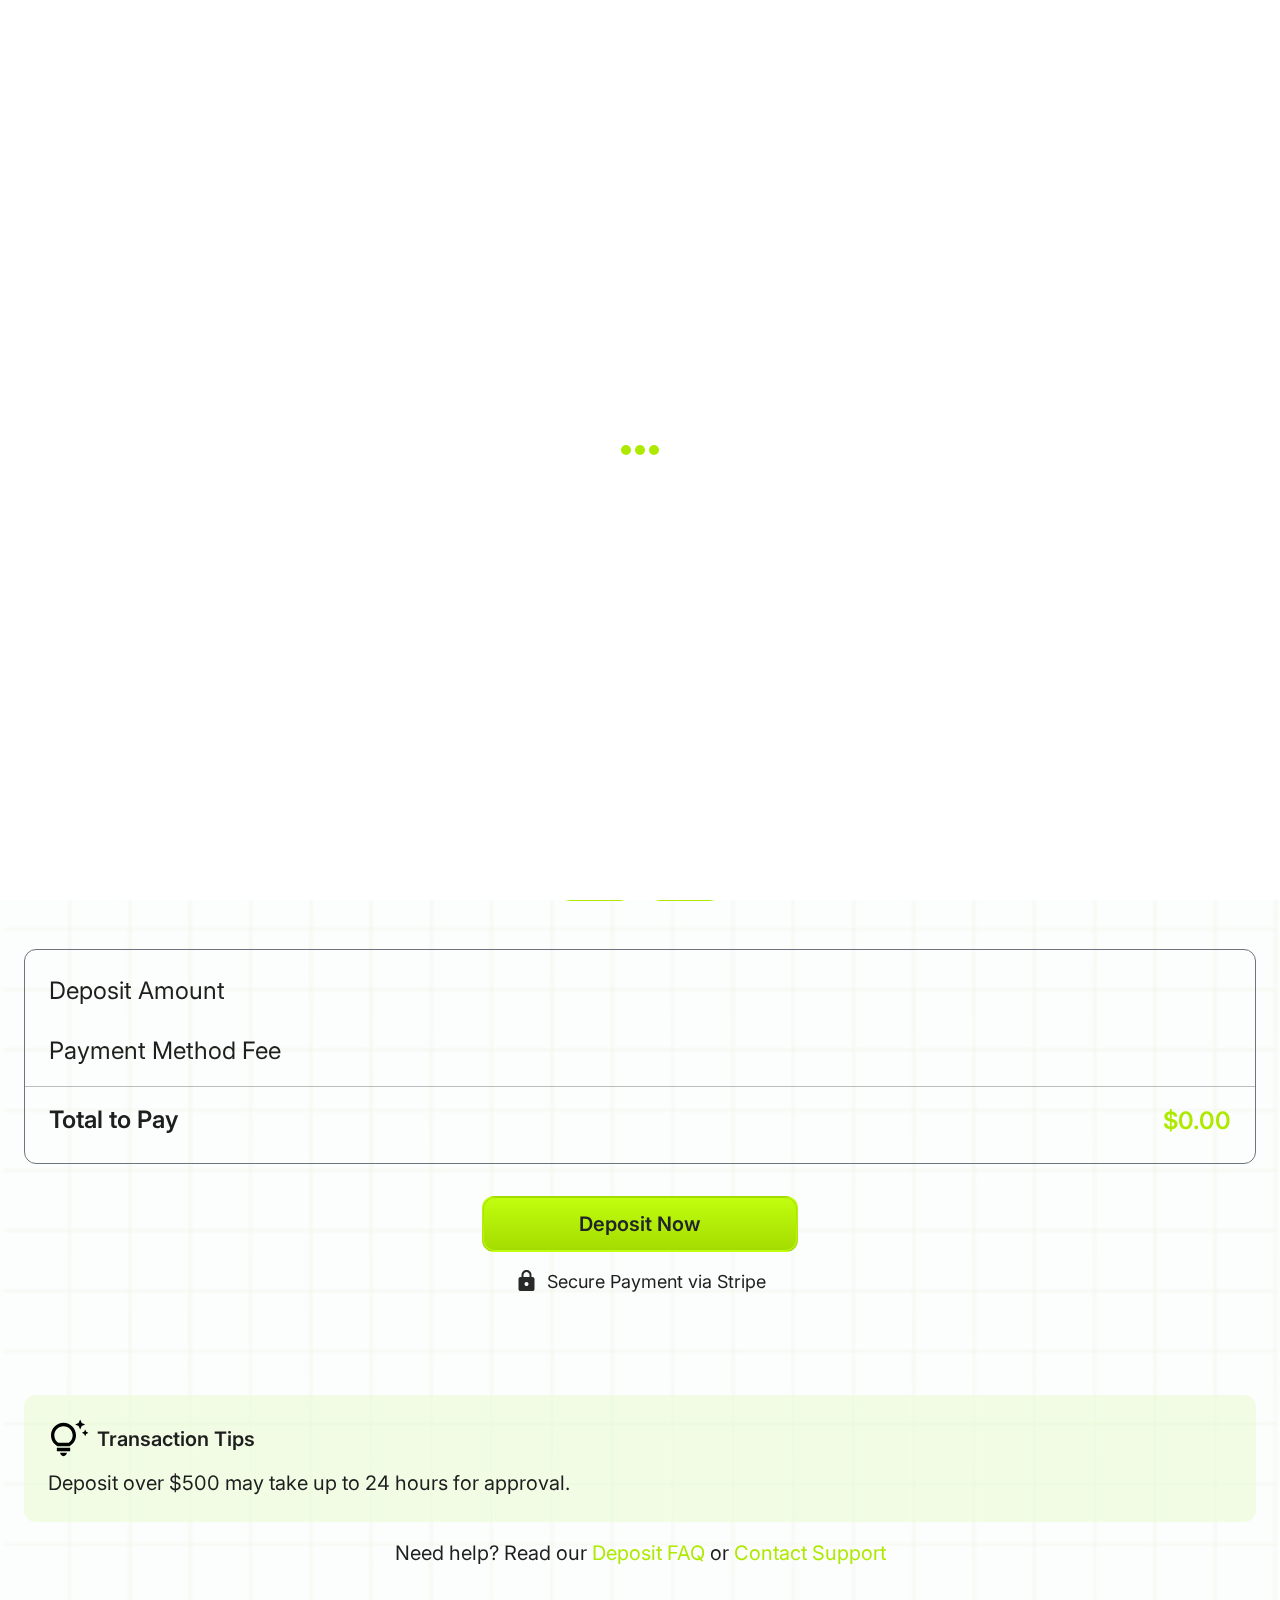
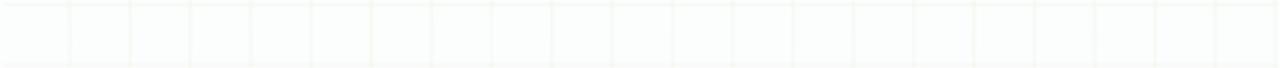
<file: deposit.html>
<!DOCTYPE html>
<html lang="en">
   <head>
      <meta charset="UTF-8" />
      <meta name="viewport" content="width=device-width, initial-scale=1.0" />
      <!-- Bootstrap CSS File -->
      <link rel="stylesheet" href="./css/bootstrap.min.css" />
      <!-- Custom CSS File -->
      <link rel="stylesheet" href="./css/style.css" />
      <title>GPU</title>
   </head>
   <body class="screen-bg">
      <!-- Header Section Start -->
      <div class="position-sticky top-0 z-3">
         <header class="bg-white rounded-12 border dashboard-header">
            <nav class="navbar navbar-expand-md">
               <div class="container-fluid">
                  <button
                     class="d-md-none invisible border-0 shadow-none p-0"
                     type="button"
                  >
                     <img
                        src="./img/icon/ic-toggle-menu.svg"
                        alt="Toggle Menu Icon"
                        style="width: 24px"
                     />
                  </button>
                  <a
                     class="navbar-brand fw-bold fs-2 primary-text me-0"
                     href="#"
                     >LOGO</a
                  >
                  <button
                     class="navbar-toggler border-0 shadow-none p-0"
                     type="button"
                     data-bs-toggle="offcanvas"
                     data-bs-target="#offcanvasNavbar"
                     aria-controls="offcanvasNavbar"
                     aria-label="Toggle navigation"
                  >
                     <img
                        src="./img/icon/ic-toggle-menu.svg"
                        alt="Toggle Menu Icon"
                        style="width: 24px"
                     />
                  </button>
                  <div
                     class="offcanvas offcanvas-end"
                     tabindex="-1"
                     id="offcanvasNavbar"
                     aria-labelledby="offcanvasNavbarLabel"
                  >
                     <div class="offcanvas-header pb-0">
                        <h5
                           class="offcanvas-title fw-bold fs-2 primary-text"
                           id="offcanvasNavbarLabel"
                        >
                           LOGO
                        </h5>
                        <button
                           type="button"
                           class="btn-close border-0 shadow-none"
                           data-bs-dismiss="offcanvas"
                           aria-label="Close"
                        ></button>
                     </div>
                     <div class="offcanvas-body">
                        <ul
                           class="navbar-nav justify-content-md-center align-items-md-center flex-grow-1 gap-lg-4"
                        >
                           <li class="nav-item pe-lg-2">
                              <a
                                 class="nav-link"
                                 aria-current="page"
                                 href="./dashboard.html"
                                 >Dashboards</a
                              >
                           </li>
                           <li class="nav-item pe-lg-2">
                              <a class="nav-link" href="./servers.html"
                                 >My Servers
                              </a>
                           </li>
                           <li class="nav-item pe-lg-2">
                              <a class="nav-link active" href="./deposit.html"
                                 >Deposit</a
                              >
                           </li>
                           <li class="nav-item pe-lg-2">
                              <a class="nav-link" href="./withdraw.html"
                                 >Withdraw</a
                              >
                           </li>
                           <li class="nav-item">
                              <a class="nav-link" href="./earnings.html"
                                 >Earnings</a
                              >
                           </li>
                        </ul>
                        <div
                           class="d-flex align-items-center gap-4 text-nowrap mt-md-0 mt-4"
                        >
                           <button
                              type="button"
                              class="btn bg-transparent border-0 p-0"
                           >
                              <img
                                 src="./img/icon/ic-notification.svg"
                                 alt="Notification"
                              />
                           </button>

                           <div class="dropdown profile-dropdown">
                              <button
                                 class="btn primary-btn dropdown-toggle border-0 fw-medium"
                                 type="button"
                                 data-bs-toggle="dropdown"
                                 aria-expanded="false"
                              >
                                 Profile
                              </button>
                              <ul class="dropdown-menu">
                                 <li>
                                    <a
                                       class="dropdown-item small fw-medium"
                                       href="./edit-profile.html"
                                       >Edit Profile</a
                                    >
                                 </li>

                                 <li>
                                    <a
                                       class="dropdown-item small fw-medium"
                                       href="./referral.html"
                                       >Referral Centre</a
                                    >
                                 </li>

                                 <hr class="my-1" />

                                 <li>
                                    <a
                                       class="dropdown-item text-danger small fw-semibold"
                                       href="./login.html"
                                       >Log Out</a
                                    >
                                 </li>
                              </ul>
                           </div>
                        </div>
                     </div>
                  </div>
               </div>
            </nav>
         </header>
      </div>
      <!-- Header Section End -->

      <!-- Content Start -->
      <section
         class="section-py blur-lines-bg position-relative overflow-hidden"
      >
         <div class="max-w px-sm-4 px-3">
            <div class="text-center">
               <!-- Breadcrumb -->
               <nav aria-label="breadcrumb">
                  <ol class="breadcrumb fs-20 fw-medium justify-content-center">
                     <li class="breadcrumb-item">
                        <a
                           href="./dashboard.html"
                           class="text-decoration-none text-secondary"
                           >Dashboard</a
                        >
                     </li>

                     <li
                        class="breadcrumb-item active primary-text"
                        aria-current="page"
                     >
                        Deposit
                     </li>
                  </ol>
               </nav>
               <h2 class="fw-semibold sub-heading1">Deposit Funds</h2>

               <p class="mb-0 fs-20 text-secondary">
                  Browse our help options or contact our support team directly .
               </p>
            </div>

            <div class="mt-5">
               <div class="mb-5">
                  <h4 class="fw-semibold sub-heading2 mb-3">
                     Choose Payment Method
                  </h4>
                  <div class="row gy-4">
                     <div class="col-sm-6 d-grid">
                        <div
                           class="p-lg-5 p-4 rounded-12 text-end border primary-border"
                        >
                           <button
                              class="p-0 bg-transparent border-0"
                              type="button"
                              data-bs-toggle="tooltip"
                              data-bs-title="tooltip"
                           >
                              <img
                                 src="./img/icon/ic-info-black.svg"
                                 alt="Info Icon"
                              />
                           </button>

                           <h5
                              class="fw-bold fs-24 mt-3 text-center d-grid gap-2"
                           >
                              <img
                                 src="./img/icon/ic-stripe.svg"
                                 alt="Stripe Icon"
                                 class="w-fit mx-auto d-block"
                              />
                              Stripe
                           </h5>
                           <p class="text-center">
                              VISA, Master Card, Bank Transfer
                           </p>
                        </div>
                     </div>

                     <div class="col-sm-6 d-grid">
                        <div
                           class="p-lg-5 p-4 rounded-12 text-end border border-secondary"
                        >
                           <button
                              class="p-0 bg-transparent border-0"
                              type="button"
                              data-bs-toggle="tooltip"
                              data-bs-title="tooltip"
                           >
                              <img
                                 src="./img/icon/ic-info-black.svg"
                                 alt="Info Icon"
                              />
                           </button>

                           <h5
                              class="fw-bold fs-24 mt-3 text-center d-grid gap-2"
                           >
                              <img
                                 src="./img/icon/ic-crypto.svg"
                                 alt="Crypto Icon"
                                 class="w-fit mx-auto d-block"
                              />
                              Crypto
                           </h5>
                           <p class="text-center">BTC, ETH, USDT, more</p>
                        </div>
                     </div>
                  </div>
               </div>

               <div>
                  <div>
                     <div class="mt-3">
                        <label
                           for="amount"
                           class="form-label mb-1 fs-20 fw-medium text-unset"
                           >Enter amount to deposit</label
                        >
                        <input
                           type="text"
                           class="form-control input-h fs-20 py-4 bg-transparent"
                           id="amount"
                        />
                     </div>

                     <div
                        class="d-flex gap-3 align-items-center justify-content-center mt-4"
                     >
                        <button
                           type="button"
                           class="px-3 py-2 border primary-border bg-transparent rounded-12"
                        >
                           <img
                              src="./img/icon/ic-minus.svg"
                              alt="Decrease Icon"
                           />
                        </button>

                        <button
                           type="button"
                           class="px-3 py-2 border primary-border bg-transparent rounded-12"
                        >
                           <img
                              src="./img/icon/ic-add.svg"
                              alt="Increase Icon"
                           />
                        </button>
                     </div>
                  </div>

                  <div class="mt-5">
                     <div class="border border-secondary rounded-12">
                        <div
                           class="p-4 d-flex gap-3 align-items-center justify-content-between"
                        >
                           <h6 class="fw-normal fs-24 mb-0">Deposit Amount</h6>

                           <p class="mb-0 fw-semibold fs-24 invisible">$0.00</p>
                        </div>

                        <div
                           class="px-4 py-0 d-flex gap-3 align-items-center justify-content-between"
                        >
                           <h6 class="fw-normal fs-24 mb-0">
                              Payment Method Fee
                           </h6>

                           <p class="mb-0 fw-semibold fs-24 invisible">$0.00</p>
                        </div>

                        <hr class="border-black" />

                        <div
                           class="p-4 pt-0 d-flex gap-3 align-items-center justify-content-between"
                        >
                           <h6 class="fw-semibold fs-24 mb-0">Total to Pay</h6>

                           <p class="mb-0 fw-semibold fs-24 primary-text">
                              $0.00
                           </p>
                        </div>
                     </div>

                     <div class="mt-3 text-center">
                        <button
                           type="button"
                           class="btn fw-semibold mt-3 primary-btn-lg custom-sm-w-100"
                           style="padding-inline: 96px"
                        >
                           Deposit Now
                        </button>

                        <div
                           class="d-flex align-items-center gap-2 justify-content-center mt-3 fs-18"
                        >
                           <img src="./img/icon/ic-lock.svg" alt="Lock Icon" />
                           Secure Payment via Stripe
                        </div>
                     </div>
                  </div>
               </div>
            </div>
         </div>

         <!-- Background Effect Shapes -->
         <div class="bg-effect-right top-0 start-0" style="z-index: -1"></div>
         <div class="bg-effect-right top-0 end-0" style="z-index: -1"></div>
      </section>
      <!-- Content End -->

      <!-- Pro Tip Section Start -->
      <section class="section-py pt-0 blur-lines-bg">
         <div class="max-w px-sm-4 px-3">
            <div class="p-4 rounded-12" style="background: #defcb554">
               <div class="d-flex gap-2 align-items-center mb-2">
                  <img src="./img/icon/ic-updates.svg" alt="Updates Icon" />
                  <h6 class="fs-20 fw-semibold mb-0">Transaction Tips</h6>
               </div>
               <p class="mb-0 fs-20">
                  Deposit over $500 may take up to 24 hours for approval.
               </p>
            </div>
         </div>

         <div class="px-sm-4 px-3 fs-20 text-center mt-3">
            Need help? Read our
            <a href="#" class="text-decoration-none primary-text"
               >Deposit FAQ</a
            >
            or
            <a href="#" class="text-decoration-none primary-text"
               >Contact Support</a
            >
         </div>
      </section>
      <!-- Pro Tip Section End -->

      <!-- Page Loader Start -->
      <div
         id="page-loader"
         class="position-fixed top-0 start-0 w-100 min-vh-100 bg-white d-flex justify-content-center align-items-center"
         style="z-index: 9999"
      >
         <div class="dot-loader d-flex gap-1">
            <div class="dot"></div>
            <div class="dot"></div>
            <div class="dot"></div>
         </div>
      </div>
      <!-- Page Loader End -->

      <!-- JavaScript Scripts -->
      <script src="./js/main.js"></script>
      <script src="https://cdn.jsdelivr.net/npm/@popperjs/core@2.11.8/dist/umd/popper.min.js"></script>
      <script src="https://cdn.jsdelivr.net/npm/bootstrap@5.3.6/dist/js/bootstrap.min.js"></script>
   </body>
</html>
</file>
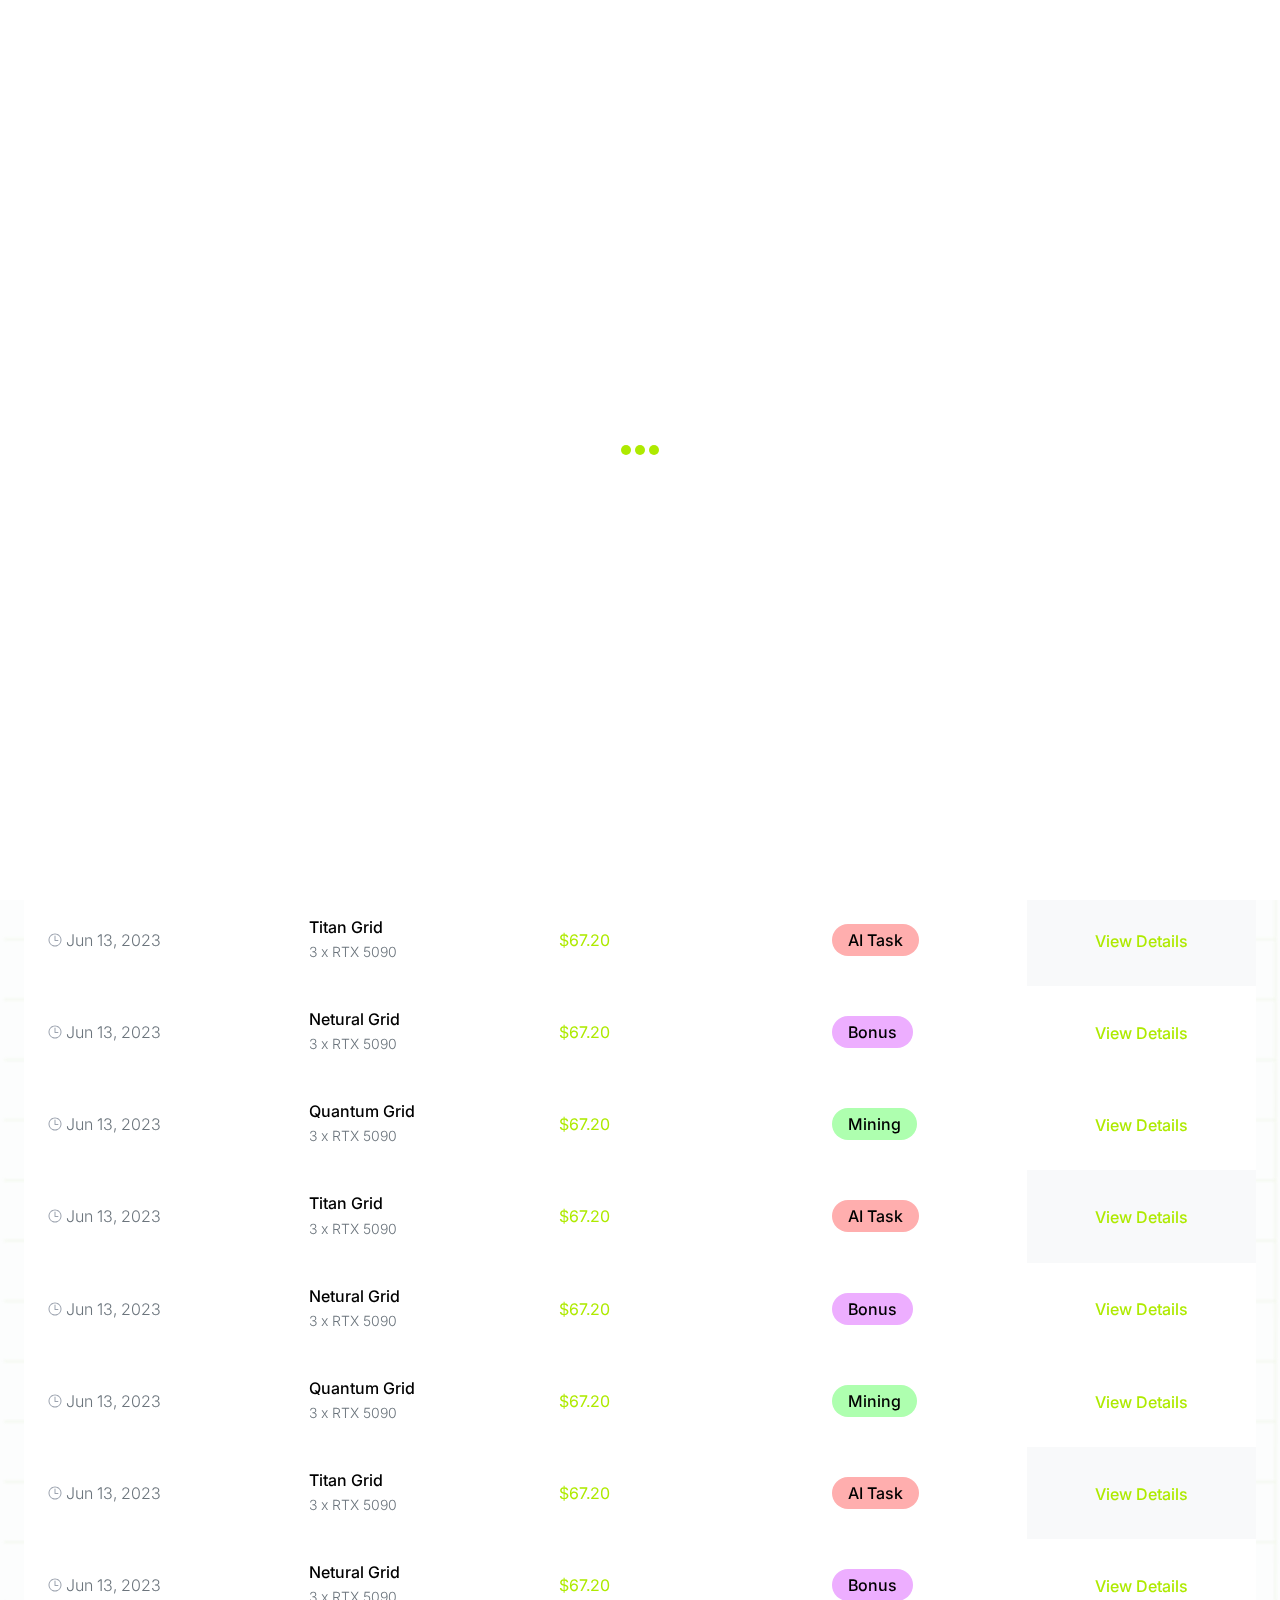
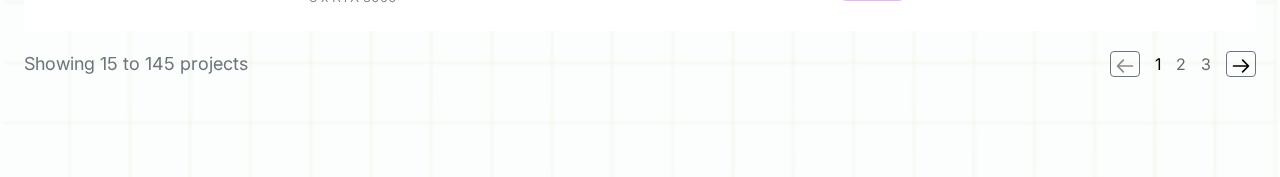
<file: earnings.html>
<!DOCTYPE html>
<html lang="en">
   <head>
      <meta charset="UTF-8" />
      <meta name="viewport" content="width=device-width, initial-scale=1.0" />
      <!-- Bootstrap CSS File -->
      <link rel="stylesheet" href="./css/bootstrap.min.css" />
      <!-- Custom CSS File -->
      <link rel="stylesheet" href="./css/style.css" />
      <title>GPU</title>
   </head>
   <body class="screen-bg">
      <!-- Header Section Start -->
      <div class="position-sticky top-0 z-3">
         <header class="bg-white rounded-12 border dashboard-header">
            <nav class="navbar navbar-expand-md">
               <div class="container-fluid">
                  <button
                     class="d-md-none invisible border-0 shadow-none p-0"
                     type="button"
                  >
                     <img
                        src="./img/icon/ic-toggle-menu.svg"
                        alt="Toggle Menu Icon"
                        style="width: 24px"
                     />
                  </button>
                  <a
                     class="navbar-brand fw-bold fs-2 primary-text me-0"
                     href="#"
                     >LOGO</a
                  >
                  <button
                     class="navbar-toggler border-0 shadow-none p-0"
                     type="button"
                     data-bs-toggle="offcanvas"
                     data-bs-target="#offcanvasNavbar"
                     aria-controls="offcanvasNavbar"
                     aria-label="Toggle navigation"
                  >
                     <img
                        src="./img/icon/ic-toggle-menu.svg"
                        alt="Toggle Menu Icon"
                        style="width: 24px"
                     />
                  </button>
                  <div
                     class="offcanvas offcanvas-end"
                     tabindex="-1"
                     id="offcanvasNavbar"
                     aria-labelledby="offcanvasNavbarLabel"
                  >
                     <div class="offcanvas-header pb-0">
                        <h5
                           class="offcanvas-title fw-bold fs-2 primary-text"
                           id="offcanvasNavbarLabel"
                        >
                           LOGO
                        </h5>
                        <button
                           type="button"
                           class="btn-close border-0 shadow-none"
                           data-bs-dismiss="offcanvas"
                           aria-label="Close"
                        ></button>
                     </div>
                     <div class="offcanvas-body">
                        <ul
                           class="navbar-nav justify-content-md-center align-items-md-center flex-grow-1 gap-lg-4"
                        >
                           <li class="nav-item pe-lg-2">
                              <a
                                 class="nav-link"
                                 aria-current="page"
                                 href="./dashboard.html"
                                 >Dashboards</a
                              >
                           </li>
                           <li class="nav-item pe-lg-2">
                              <a class="nav-link" href="./servers.html"
                                 >My Servers
                              </a>
                           </li>
                           <li class="nav-item pe-lg-2">
                              <a class="nav-link" href="./deposit.html"
                                 >Deposit</a
                              >
                           </li>
                           <li class="nav-item pe-lg-2">
                              <a class="nav-link" href="./withdraw.html"
                                 >Withdraw</a
                              >
                           </li>
                           <li class="nav-item">
                              <a class="nav-link active" href="./earnings.html"
                                 >Earnings</a
                              >
                           </li>
                        </ul>
                        <div
                           class="d-flex align-items-center gap-4 text-nowrap mt-md-0 mt-4"
                        >
                           <button
                              type="button"
                              class="btn bg-transparent border-0 p-0"
                           >
                              <img
                                 src="./img/icon/ic-notification.svg"
                                 alt="Notification"
                              />
                           </button>

                           <div class="dropdown profile-dropdown">
                              <button
                                 class="btn primary-btn dropdown-toggle border-0 fw-medium"
                                 type="button"
                                 data-bs-toggle="dropdown"
                                 aria-expanded="false"
                              >
                                 Profile
                              </button>
                              <ul class="dropdown-menu">
                                 <li>
                                    <a
                                       class="dropdown-item small fw-medium"
                                       href="./edit-profile.html"
                                       >Edit Profile</a
                                    >
                                 </li>

                                 <li>
                                    <a
                                       class="dropdown-item small fw-medium"
                                       href="./referral.html"
                                       >Referral Centre</a
                                    >
                                 </li>

                                 <hr class="my-1" />

                                 <li>
                                    <a
                                       class="dropdown-item text-danger small fw-semibold"
                                       href="./login.html"
                                       >Log Out</a
                                    >
                                 </li>
                              </ul>
                           </div>
                        </div>
                     </div>
                  </div>
               </div>
            </nav>
         </header>
      </div>
      <!-- Header Section End -->

      <!-- Content Start -->
      <section
         class="section-py blur-lines-bg position-relative overflow-hidden"
      >
         <div class="max-w px-sm-4 px-3">
            <div class="text-center">
               <!-- Breadcrumb -->
               <nav aria-label="breadcrumb">
                  <ol class="breadcrumb fs-20 fw-medium justify-content-center">
                     <li class="breadcrumb-item">
                        <a
                           href="./dashboard.html"
                           class="text-decoration-none text-secondary"
                           >Dashboard</a
                        >
                     </li>

                     <li
                        class="breadcrumb-item active primary-text"
                        aria-current="page"
                     >
                        Earnings
                     </li>
                  </ol>
               </nav>
               <h2 class="fw-semibold sub-heading1">Earning History</h2>

               <p class="mb-0 fs-20 text-secondary">
                  Track every earning generated from your active GPU servers.
               </p>
            </div>

            <div class="mt-5">
               <form class="mb-md-5 mb-4 bg-white p-4 rounded-4">
                  <div class="row gy-sm-4 gy-3">
                     <div class="col-md-4 col-sm-6 d-grid">
                        <div>
                           <label for="noGpu" class="form-label mb-1"
                              >Date Range</label
                           >
                           <select
                              class="form-select input-h"
                              aria-label="Select"
                           >
                              <option selected>Select</option>
                              <option value="1">One</option>
                              <option value="2">Two</option>
                              <option value="3">Three</option>
                           </select>
                        </div>
                     </div>

                     <div class="col-md-4 col-sm-6 d-grid">
                        <div>
                           <label for="noGpu" class="form-label mb-1"
                              >Server Plan</label
                           >
                           <select
                              class="form-select input-h"
                              aria-label="Select"
                           >
                              <option selected>Select</option>
                              <option value="1">One</option>
                              <option value="2">Two</option>
                              <option value="3">Three</option>
                           </select>
                        </div>
                     </div>

                     <div class="col-md-4 col-sm-6 d-grid">
                        <div>
                           <label for="noGpu" class="form-label mb-1"
                              >Earning Type</label
                           >
                           <select
                              class="form-select input-h"
                              aria-label="Select"
                           >
                              <option selected>Select</option>
                              <option value="1">One</option>
                              <option value="2">Two</option>
                              <option value="3">Three</option>
                           </select>
                        </div>
                     </div>

                     <div class="col-12">
                        <div
                           class="d-flex align-items-center flex-xl-nowrap flex-wrap gap-2 justify-content-end"
                        >
                           <button
                              type="button"
                              class="btn fw-semibold white-btn border rounded-12 px-4 fs-20 text-nowrap"
                           >
                              Reset Filters
                           </button>

                           <button
                              type="button"
                              class="btn fw-semibold primary-btn-lg text-nowrap px-5"
                           >
                              Apply Filters
                           </button>
                        </div>
                     </div>
                  </div>
               </form>
               <div
                  class="d-flex justify-content-sm-between justify-content-end align-items-center gap-3 flex-sm-nowrap flex-wrap"
               >
                  <button
                     type="button"
                     class="btn fw-semibold fs-18 primary-btn-md rounded-12 py-3 px-4 bg-transparent"
                  >
                     Total Earned: $1,872.60 (from 18 entries)
                  </button>

                  <button
                     type="button"
                     class="btn fw-semibold fs-18 text-white rounded-12 py-3 px-4 bg-dark"
                  >
                     Download CSV
                  </button>
               </div>
            </div>

            <div class="mt-5">
               <div class="table-responsive mb-3" id="referral-table">
                  <table class="table mb-1">
                     <thead class="table-light">
                        <tr>
                           <th scope="col" class="fw-semibold p-4 text-nowrap">
                              Date
                           </th>
                           <th scope="col" class="fw-semibold p-4 text-nowrap">
                              Server
                           </th>
                           <th scope="col" class="fw-semibold p-4 text-nowrap">
                              Amount Earned
                           </th>
                           <th scope="col" class="fw-semibold p-4 text-nowrap">
                              Type
                           </th>
                           <th
                              scope="col"
                              class="fw-semibold text-center p-4 text-nowrap"
                           >
                              Action
                           </th>
                        </tr>
                     </thead>
                     <tbody>
                        <tr>
                           <td class="p-4 text-nowrap">
                              <div
                                 class="text-secondary d-flex gap-1 align-items-center fw-light"
                              >
                                 <img
                                    src="./img/icon/ic-date.svg"
                                    alt="Date Icon"
                                 />
                                 Jun 13, 2023
                              </div>
                           </td>

                           <td class="p-4 text-nowrap">
                              <div class="text-secondary fw-light">
                                 <h6 class="text-black mb-1">Quantum Grid</h6>
                                 <p class="mb-0 text-secondary small">
                                    3 x RTX 5090
                                 </p>
                              </div>
                           </td>

                           <td class="p-4 text-nowrap primary-text">$67.20</td>

                           <td class="p-4">
                              <div
                                 class="badge success-status text-black fw-medium fs-6 rounded-4 px-3 py-2"
                              >
                                 Mining
                              </div>
                           </td>
                           <td class="text-nowrap fw-medium p-4 text-center">
                              <button
                                 class="p-0 border-0 w-fit mx-auto bg-transparent primary-text fw-medium"
                              >
                                 View Details
                              </button>
                           </td>
                        </tr>

                        <tr>
                           <td class="p-4 text-nowrap">
                              <div
                                 class="text-secondary d-flex gap-1 align-items-center fw-light"
                              >
                                 <img
                                    src="./img/icon/ic-date.svg"
                                    alt="Date Icon"
                                 />
                                 Jun 13, 2023
                              </div>
                           </td>

                           <td class="p-4 text-nowrap">
                              <div class="text-secondary fw-light">
                                 <h6 class="text-black mb-1">Titan Grid</h6>
                                 <p class="mb-0 text-secondary small">
                                    3 x RTX 5090
                                 </p>
                              </div>
                           </td>

                           <td class="p-4 text-nowrap primary-text">$67.20</td>

                           <td class="p-4">
                              <div
                                 class="badge cancel-status text-black fw-medium fs-6 rounded-4 px-3 py-2"
                              >
                                 AI Task
                              </div>
                           </td>
                           <td
                              class="text-nowrap fw-medium p-4 text-center bg-light"
                           >
                              <button
                                 class="p-0 border-0 w-fit mx-auto bg-transparent primary-text fw-medium"
                              >
                                 View Details
                              </button>
                           </td>
                        </tr>

                        <tr>
                           <td class="p-4 text-nowrap">
                              <div
                                 class="text-secondary d-flex gap-1 align-items-center fw-light"
                              >
                                 <img
                                    src="./img/icon/ic-date.svg"
                                    alt="Date Icon"
                                 />
                                 Jun 13, 2023
                              </div>
                           </td>

                           <td class="p-4 text-nowrap">
                              <div class="text-secondary fw-light">
                                 <h6 class="text-black mb-1">Netural Grid</h6>
                                 <p class="mb-0 text-secondary small">
                                    3 x RTX 5090
                                 </p>
                              </div>
                           </td>

                           <td class="p-4 text-nowrap primary-text">$67.20</td>

                           <td class="p-4">
                              <div
                                 class="badge bonus-status text-black fw-medium fs-6 rounded-4 px-3 py-2"
                              >
                                 Bonus
                              </div>
                           </td>
                           <td class="text-nowrap fw-medium p-4 text-center">
                              <button
                                 class="p-0 border-0 w-fit mx-auto bg-transparent primary-text fw-medium"
                              >
                                 View Details
                              </button>
                           </td>
                        </tr>

                        <tr>
                           <td class="p-4 text-nowrap">
                              <div
                                 class="text-secondary d-flex gap-1 align-items-center fw-light"
                              >
                                 <img
                                    src="./img/icon/ic-date.svg"
                                    alt="Date Icon"
                                 />
                                 Jun 13, 2023
                              </div>
                           </td>

                           <td class="p-4 text-nowrap">
                              <div class="text-secondary fw-light">
                                 <h6 class="text-black mb-1">Quantum Grid</h6>
                                 <p class="mb-0 text-secondary small">
                                    3 x RTX 5090
                                 </p>
                              </div>
                           </td>

                           <td class="p-4 text-nowrap primary-text">$67.20</td>

                           <td class="p-4">
                              <div
                                 class="badge success-status text-black fw-medium fs-6 rounded-4 px-3 py-2"
                              >
                                 Mining
                              </div>
                           </td>
                           <td class="text-nowrap fw-medium p-4 text-center">
                              <button
                                 class="p-0 border-0 w-fit mx-auto bg-transparent primary-text fw-medium"
                              >
                                 View Details
                              </button>
                           </td>
                        </tr>

                        <tr>
                           <td class="p-4 text-nowrap">
                              <div
                                 class="text-secondary d-flex gap-1 align-items-center fw-light"
                              >
                                 <img
                                    src="./img/icon/ic-date.svg"
                                    alt="Date Icon"
                                 />
                                 Jun 13, 2023
                              </div>
                           </td>

                           <td class="p-4 text-nowrap">
                              <div class="text-secondary fw-light">
                                 <h6 class="text-black mb-1">Titan Grid</h6>
                                 <p class="mb-0 text-secondary small">
                                    3 x RTX 5090
                                 </p>
                              </div>
                           </td>

                           <td class="p-4 text-nowrap primary-text">$67.20</td>

                           <td class="p-4">
                              <div
                                 class="badge cancel-status text-black fw-medium fs-6 rounded-4 px-3 py-2"
                              >
                                 AI Task
                              </div>
                           </td>
                           <td
                              class="text-nowrap fw-medium p-4 text-center bg-light"
                           >
                              <button
                                 class="p-0 border-0 w-fit mx-auto bg-transparent primary-text fw-medium"
                              >
                                 View Details
                              </button>
                           </td>
                        </tr>

                        <tr>
                           <td class="p-4 text-nowrap">
                              <div
                                 class="text-secondary d-flex gap-1 align-items-center fw-light"
                              >
                                 <img
                                    src="./img/icon/ic-date.svg"
                                    alt="Date Icon"
                                 />
                                 Jun 13, 2023
                              </div>
                           </td>

                           <td class="p-4 text-nowrap">
                              <div class="text-secondary fw-light">
                                 <h6 class="text-black mb-1">Netural Grid</h6>
                                 <p class="mb-0 text-secondary small">
                                    3 x RTX 5090
                                 </p>
                              </div>
                           </td>

                           <td class="p-4 text-nowrap primary-text">$67.20</td>

                           <td class="p-4">
                              <div
                                 class="badge bonus-status text-black fw-medium fs-6 rounded-4 px-3 py-2"
                              >
                                 Bonus
                              </div>
                           </td>
                           <td class="text-nowrap fw-medium p-4 text-center">
                              <button
                                 class="p-0 border-0 w-fit mx-auto bg-transparent primary-text fw-medium"
                              >
                                 View Details
                              </button>
                           </td>
                        </tr>

                        <tr>
                           <td class="p-4 text-nowrap">
                              <div
                                 class="text-secondary d-flex gap-1 align-items-center fw-light"
                              >
                                 <img
                                    src="./img/icon/ic-date.svg"
                                    alt="Date Icon"
                                 />
                                 Jun 13, 2023
                              </div>
                           </td>

                           <td class="p-4 text-nowrap">
                              <div class="text-secondary fw-light">
                                 <h6 class="text-black mb-1">Quantum Grid</h6>
                                 <p class="mb-0 text-secondary small">
                                    3 x RTX 5090
                                 </p>
                              </div>
                           </td>

                           <td class="p-4 text-nowrap primary-text">$67.20</td>

                           <td class="p-4">
                              <div
                                 class="badge success-status text-black fw-medium fs-6 rounded-4 px-3 py-2"
                              >
                                 Mining
                              </div>
                           </td>
                           <td class="text-nowrap fw-medium p-4 text-center">
                              <button
                                 class="p-0 border-0 w-fit mx-auto bg-transparent primary-text fw-medium"
                              >
                                 View Details
                              </button>
                           </td>
                        </tr>

                        <tr>
                           <td class="p-4 text-nowrap">
                              <div
                                 class="text-secondary d-flex gap-1 align-items-center fw-light"
                              >
                                 <img
                                    src="./img/icon/ic-date.svg"
                                    alt="Date Icon"
                                 />
                                 Jun 13, 2023
                              </div>
                           </td>

                           <td class="p-4 text-nowrap">
                              <div class="text-secondary fw-light">
                                 <h6 class="text-black mb-1">Titan Grid</h6>
                                 <p class="mb-0 text-secondary small">
                                    3 x RTX 5090
                                 </p>
                              </div>
                           </td>

                           <td class="p-4 text-nowrap primary-text">$67.20</td>

                           <td class="p-4">
                              <div
                                 class="badge cancel-status text-black fw-medium fs-6 rounded-4 px-3 py-2"
                              >
                                 AI Task
                              </div>
                           </td>
                           <td
                              class="text-nowrap fw-medium p-4 text-center bg-light"
                           >
                              <button
                                 class="p-0 border-0 w-fit mx-auto bg-transparent primary-text fw-medium"
                              >
                                 View Details
                              </button>
                           </td>
                        </tr>

                        <tr>
                           <td class="p-4 text-nowrap">
                              <div
                                 class="text-secondary d-flex gap-1 align-items-center fw-light"
                              >
                                 <img
                                    src="./img/icon/ic-date.svg"
                                    alt="Date Icon"
                                 />
                                 Jun 13, 2023
                              </div>
                           </td>

                           <td class="p-4 text-nowrap">
                              <div class="text-secondary fw-light">
                                 <h6 class="text-black mb-1">Netural Grid</h6>
                                 <p class="mb-0 text-secondary small">
                                    3 x RTX 5090
                                 </p>
                              </div>
                           </td>

                           <td class="p-4 text-nowrap primary-text">$67.20</td>

                           <td class="p-4">
                              <div
                                 class="badge bonus-status text-black fw-medium fs-6 rounded-4 px-3 py-2"
                              >
                                 Bonus
                              </div>
                           </td>
                           <td class="text-nowrap fw-medium p-4 text-center">
                              <button
                                 class="p-0 border-0 w-fit mx-auto bg-transparent primary-text fw-medium"
                              >
                                 View Details
                              </button>
                           </td>
                        </tr>
                     </tbody>
                  </table>
               </div>

               <div
                  class="d-flex justify-content-sm-between justify-content-end gap-3 align-items-center flex-sm-nowrap flex-wrap"
               >
                  <h6 class="fs-18 text-secondary mb-0 fw-normal">
                     Showing 15 to 145 projects
                  </h6>
                  <div>
                     <nav aria-label="Page navigation example">
                        <ul
                           class="pagination d-flex gap-3 align-items-center mb-0"
                        >
                           <li class="page-item">
                              <a
                                 class="page-link border px-1 py-0 border-secondary rounded-1"
                                 href="#"
                                 aria-label="Previous"
                              >
                                 <span aria-hidden="true">
                                    <img
                                       src="./img/icon/ic-prev-page.svg"
                                       alt="Prev Icon"
                                    />
                                 </span>
                              </a>
                           </li>
                           <li class="page-item">
                              <a class="page-link text-black p-0" href="#">1</a>
                           </li>
                           <li class="page-item">
                              <a class="page-link p-0" href="#">2</a>
                           </li>
                           <li class="page-item">
                              <a class="page-link p-0" href="#">3</a>
                           </li>
                           <li class="page-item">
                              <a
                                 class="page-link border px-1 py-0 border-secondary rounded-1"
                                 href="#"
                                 aria-label="Next"
                              >
                                 <span aria-hidden="true">
                                    <img
                                       src="./img/icon/ic-next-page.svg"
                                       alt="Next Icon"
                                    />
                                 </span>
                              </a>
                           </li>
                        </ul>
                     </nav>
                  </div>
               </div>
            </div>
         </div>

         <!-- Background Effect Shapes -->
         <div class="bg-effect-right top-0 start-0" style="z-index: -1"></div>
         <div class="bg-effect-right top-0 end-0" style="z-index: -1"></div>
      </section>
      <!-- Content End -->

      <!-- Page Loader Start -->
      <div
         id="page-loader"
         class="position-fixed top-0 start-0 w-100 min-vh-100 bg-white d-flex justify-content-center align-items-center"
         style="z-index: 9999"
      >
         <div class="dot-loader d-flex gap-1">
            <div class="dot"></div>
            <div class="dot"></div>
            <div class="dot"></div>
         </div>
      </div>
      <!-- Page Loader End -->

      <!-- JavaScript Scripts -->
      <script src="./js/main.js"></script>
      <script src="https://cdn.jsdelivr.net/npm/@popperjs/core@2.11.8/dist/umd/popper.min.js"></script>
      <script src="https://cdn.jsdelivr.net/npm/bootstrap@5.3.6/dist/js/bootstrap.min.js"></script>
   </body>
</html>
</file>
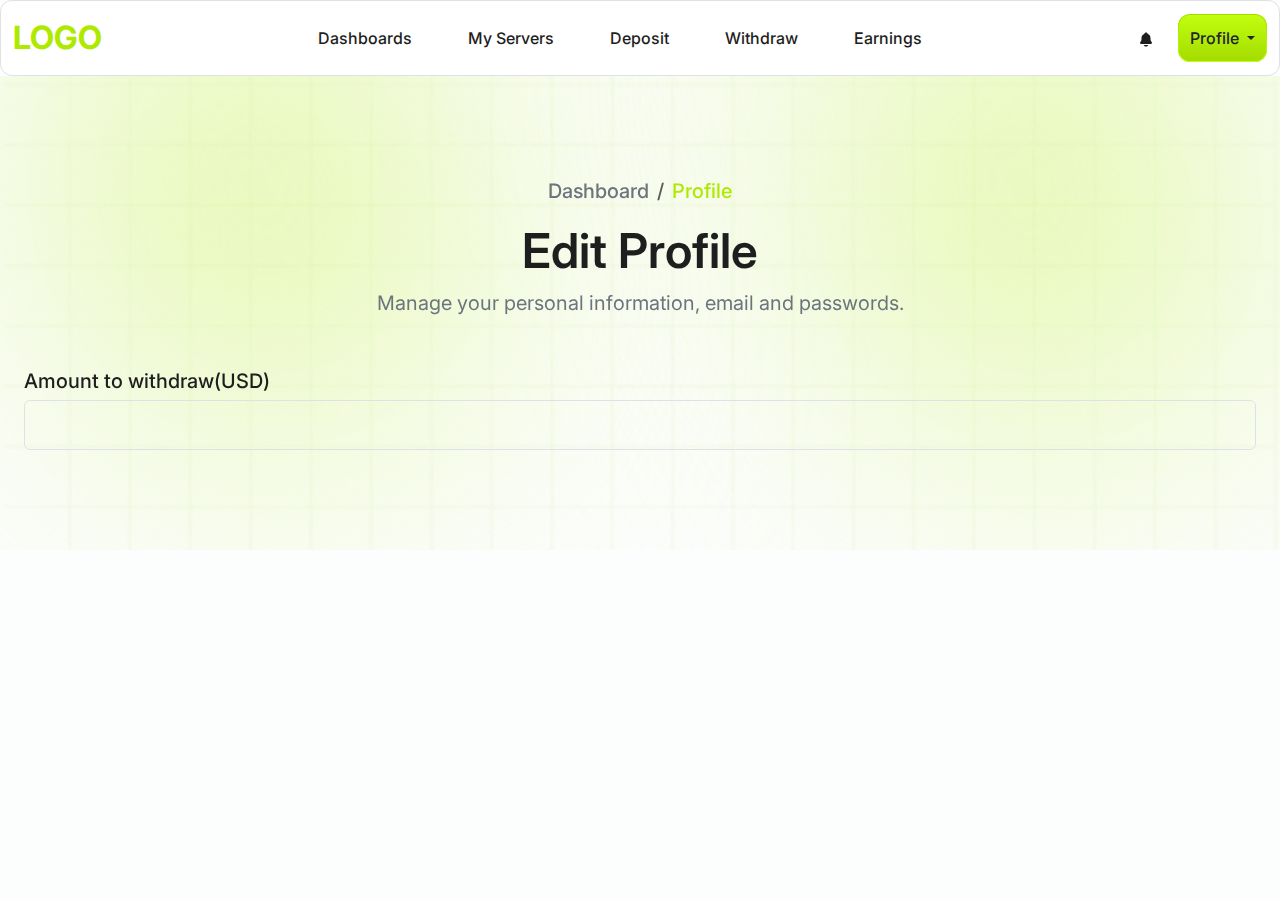
<file: edit-profile.html>
<!DOCTYPE html>
<html lang="en">
   <head>
      <meta charset="UTF-8" />
      <meta name="viewport" content="width=device-width, initial-scale=1.0" />
      <!-- Bootstrap CSS File -->
      <link rel="stylesheet" href="./css/bootstrap.min.css" />
      <!-- Custom CSS File -->
      <link rel="stylesheet" href="./css/style.css" />
      <title>GPU</title>
   </head>
   <body class="screen-bg">
      <!-- Header Section Start -->
      <div class="position-sticky top-0 z-3">
         <header class="bg-white rounded-12 border dashboard-header">
            <nav class="navbar navbar-expand-md">
               <div class="container-fluid">
                  <button
                     class="d-md-none invisible border-0 shadow-none p-0"
                     type="button"
                  >
                     <img
                        src="./img/icon/ic-toggle-menu.svg"
                        alt="Toggle Menu Icon"
                        style="width: 24px"
                     />
                  </button>
                  <a
                     class="navbar-brand fw-bold fs-2 primary-text me-0"
                     href="#"
                     >LOGO</a
                  >
                  <button
                     class="navbar-toggler border-0 shadow-none p-0"
                     type="button"
                     data-bs-toggle="offcanvas"
                     data-bs-target="#offcanvasNavbar"
                     aria-controls="offcanvasNavbar"
                     aria-label="Toggle navigation"
                  >
                     <img
                        src="./img/icon/ic-toggle-menu.svg"
                        alt="Toggle Menu Icon"
                        style="width: 24px"
                     />
                  </button>
                  <div
                     class="offcanvas offcanvas-end"
                     tabindex="-1"
                     id="offcanvasNavbar"
                     aria-labelledby="offcanvasNavbarLabel"
                  >
                     <div class="offcanvas-header pb-0">
                        <h5
                           class="offcanvas-title fw-bold fs-2 primary-text"
                           id="offcanvasNavbarLabel"
                        >
                           LOGO
                        </h5>
                        <button
                           type="button"
                           class="btn-close border-0 shadow-none"
                           data-bs-dismiss="offcanvas"
                           aria-label="Close"
                        ></button>
                     </div>
                     <div class="offcanvas-body">
                        <ul
                           class="navbar-nav justify-content-md-center align-items-md-center flex-grow-1 gap-lg-4"
                        >
                           <li class="nav-item pe-lg-2">
                              <a
                                 class="nav-link"
                                 aria-current="page"
                                 href="./dashboard.html"
                                 >Dashboards</a
                              >
                           </li>
                           <li class="nav-item pe-lg-2">
                              <a class="nav-link" href="./servers.html"
                                 >My Servers
                              </a>
                           </li>
                           <li class="nav-item pe-lg-2">
                              <a class="nav-link" href="./deposit.html"
                                 >Deposit</a
                              >
                           </li>
                           <li class="nav-item pe-lg-2">
                              <a class="nav-link" href="./withdraw.html"
                                 >Withdraw</a
                              >
                           </li>
                           <li class="nav-item">
                              <a class="nav-link" href="./earnings.html"
                                 >Earnings</a
                              >
                           </li>
                        </ul>
                        <div
                           class="d-flex align-items-center gap-4 text-nowrap mt-md-0 mt-4"
                        >
                           <button
                              type="button"
                              class="btn bg-transparent border-0 p-0"
                           >
                              <img
                                 src="./img/icon/ic-notification.svg"
                                 alt="Notification"
                              />
                           </button>

                           <div class="dropdown profile-dropdown">
                              <button
                                 class="btn primary-btn dropdown-toggle border-0 fw-medium"
                                 type="button"
                                 data-bs-toggle="dropdown"
                                 aria-expanded="false"
                              >
                                 Profile
                              </button>
                              <ul class="dropdown-menu">
                                 <li>
                                    <a
                                       class="dropdown-item"
                                       href="./edit-profile.html"
                                       >Edit Profile</a
                                    >
                                 </li>
                                 <li>
                                    <a class="dropdown-item" href="./login.html"
                                       >Log Out</a
                                    >
                                 </li>
                              </ul>
                           </div>
                        </div>
                     </div>
                  </div>
               </div>
            </nav>
         </header>
      </div>
      <!-- Header Section End -->

      <!-- Content Start -->
      <section
         class="section-py blur-lines-bg position-relative overflow-hidden"
      >
         <div class="max-w px-sm-4 px-3">
            <div class="text-center">
               <!-- Breadcrumb -->
               <nav aria-label="breadcrumb">
                  <ol class="breadcrumb fs-20 fw-medium justify-content-center">
                     <li class="breadcrumb-item">
                        <a
                           href="./dashboard.html"
                           class="text-decoration-none text-secondary"
                           >Dashboard</a
                        >
                     </li>

                     <li
                        class="breadcrumb-item active primary-text"
                        aria-current="page"
                     >
                        Profile
                     </li>
                  </ol>
               </nav>
               <h2 class="fw-semibold sub-heading1">Edit Profile</h2>

               <p class="mb-0 fs-20 text-secondary">
                  Manage your personal information, email and passwords.
               </p>
            </div>

            <div class="mt-5">
               <div class="mt-3">
                  <label
                     for="amount"
                     class="form-label mb-1 fs-20 fw-medium text-unset"
                     >Amount to withdraw(USD)</label
                  >
                  <input
                     type="text"
                     class="form-control input-h fs-20 py-4 bg-transparent"
                     id="amount"
                  />
               </div>
            </div>
         </div>

         <!-- Background Effect Shapes -->
         <div class="bg-effect-right top-0 start-0" style="z-index: -1"></div>
         <div class="bg-effect-right top-0 end-0" style="z-index: -1"></div>
      </section>
      <!-- Content End -->

      <!-- Page Loader Start -->
      <!-- <div
         id="page-loader"
         class="position-fixed top-0 start-0 w-100 min-vh-100 bg-white d-flex justify-content-center align-items-center"
         style="z-index: 9999"
      >
         <div class="dot-loader d-flex gap-1">
            <div class="dot"></div>
            <div class="dot"></div>
            <div class="dot"></div>
         </div>
      </div> -->
      <!-- Page Loader End -->

      <!-- JavaScript Scripts -->
      <script src="./js/main.js"></script>
      <script src="https://cdn.jsdelivr.net/npm/@popperjs/core@2.11.8/dist/umd/popper.min.js"></script>
      <script src="https://cdn.jsdelivr.net/npm/bootstrap@5.3.6/dist/js/bootstrap.min.js"></script>
   </body>
</html>
</file>
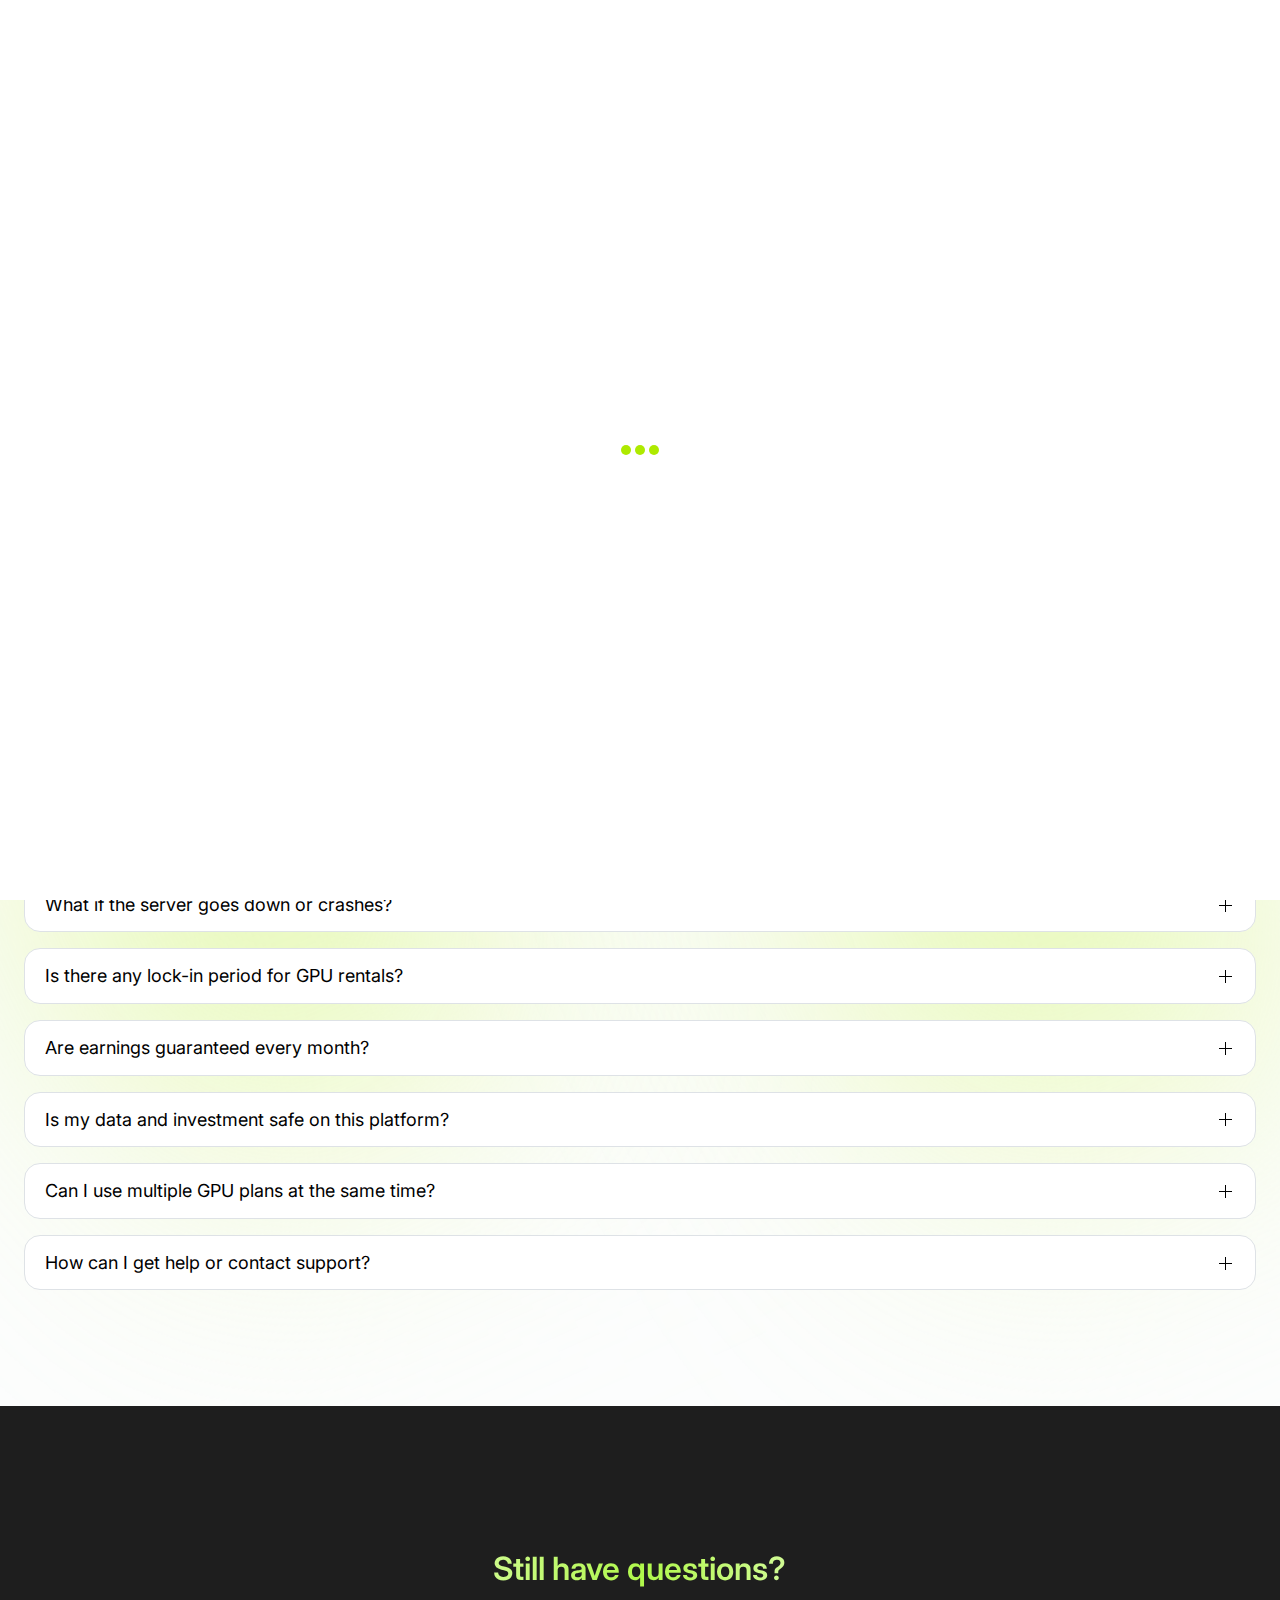
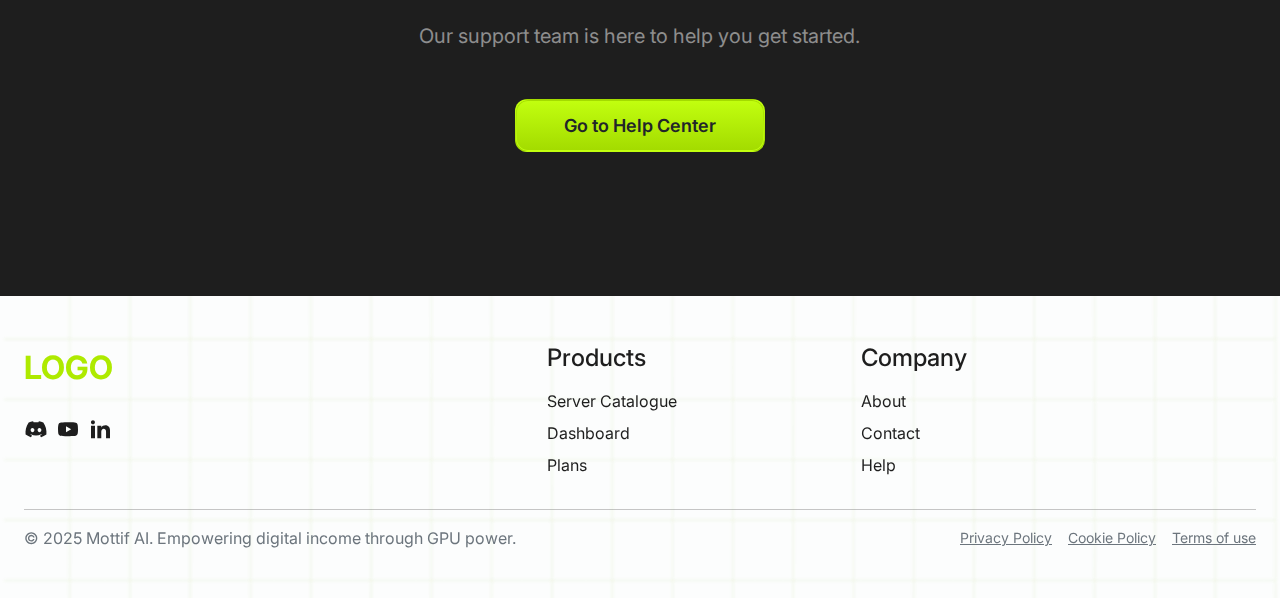
<file: faq.html>
<!DOCTYPE html>
<html lang="en">
   <head>
      <meta charset="UTF-8" />
      <meta name="viewport" content="width=device-width, initial-scale=1.0" />
      <!-- Bootstrap CSS File -->
      <link rel="stylesheet" href="./css/bootstrap.min.css" />
      <!-- Custom CSS File -->
      <link rel="stylesheet" href="./css/style.css" />
      <title>GPU</title>
   </head>
   <body class="screen-bg">
      <!-- Header Section Start -->
      <div class="max-w px-sm-4 px-3 position-sticky top-0 z-3">
         <header class="bg-white z-3 rounded-12 border mt-sm-4 mt-3">
            <nav class="navbar navbar-expand-md">
               <div class="container-fluid">
                  <button
                     class="d-md-none invisible border-0 shadow-none p-0"
                     type="button"
                  >
                     <img
                        src="./img/icon/ic-toggle-menu.svg"
                        alt="Toggle Menu Icon"
                        style="width: 24px"
                     />
                  </button>

                  <a
                     class="navbar-brand fw-bold fs-2 primary-text me-0"
                     href="#"
                     >LOGO</a
                  >
                  <button
                     class="navbar-toggler border-0 shadow-none p-0"
                     type="button"
                     data-bs-toggle="offcanvas"
                     data-bs-target="#offcanvasNavbar"
                     aria-controls="offcanvasNavbar"
                     aria-label="Toggle navigation"
                  >
                     <img
                        src="./img/icon/ic-toggle-menu.svg"
                        alt="Toggle Menu Icon"
                        style="width: 24px"
                     />
                  </button>
                  <div
                     class="offcanvas offcanvas-end"
                     tabindex="-1"
                     id="offcanvasNavbar"
                     aria-labelledby="offcanvasNavbarLabel"
                  >
                     <div class="offcanvas-header pb-0">
                        <h5
                           class="offcanvas-title fw-bold fs-2 primary-text"
                           id="offcanvasNavbarLabel"
                        >
                           LOGO
                        </h5>
                        <button
                           type="button"
                           class="btn-close border-0 shadow-none"
                           data-bs-dismiss="offcanvas"
                           aria-label="Close"
                        ></button>
                     </div>
                     <div class="offcanvas-body">
                        <ul
                           class="navbar-nav justify-content-md-center align-items-md-center flex-grow-1 gap-lg-4 gap-md-3"
                        >
                           <li class="nav-item pe-lg-2">
                              <a
                                 class="nav-link"
                                 aria-current="page"
                                 href="./index.html"
                                 >Home</a
                              >
                           </li>
                           <li class="nav-item pe-lg-2">
                              <a class="nav-link" href="./catalogue.html"
                                 >Catalogue</a
                              >
                           </li>
                           <li class="nav-item pe-lg-2">
                              <a class="nav-link" href="./about-us.html"
                                 >About</a
                              >
                           </li>
                           <li class="nav-item pe-lg-2">
                              <a class="nav-link active" href="./faq.html"
                                 >FAQ</a
                              >
                           </li>
                           <li class="nav-item">
                              <a class="nav-link" href="./help.html">Help</a>
                           </li>
                        </ul>
                        <form
                           class="d-flex align-items-center gap-3 text-nowrap mt-md-0 mt-4"
                        >
                           <a
                              href="./login.html"
                              type="button"
                              class="btn fw-semibold w-100 white-btn border rounded-12 px-4"
                           >
                              Log In
                           </a>
                           <a
                              href="./signup.html"
                              type="button"
                              class="btn fw-semibold w-100 primary-btn px-4"
                           >
                              Sign Up
                           </a>
                        </form>
                     </div>
                  </div>
               </div>
            </nav>
         </header>
      </div>
      <!-- Header Section End -->

      <div class="overflow-hidden position-relative">
         <!-- Hero Section Start -->
         <section class="mt-5 pt-lg-5 pt-md-3 max-w p-sm-4 p-3">
            <div class="col-sm-8 mx-auto">
               <h1
                  class="main-heading fw-bold text-center mt-md-3 mt-2 mb-md-2 mb-1"
               >
                  Frequently Asked Questions
               </h1>

               <p class="text-center text-secondary fs-20">
                  Find quick answers to the most common questions about GPU
                  rentals, earnings, and platform features.
               </p>
            </div>

            <div class="mt-md-5 mt-32 col-md-5 col-9 mx-auto">
               <div class="position-relative">
                  <input
                     type="password"
                     class="form-control input-h py-4 pe-5 bg-white rounded-12 fs-18"
                     id="password"
                     placeholder="Search your question..."
                  />
                  <button type="button" class="btn p-0 border-0 show-password">
                     <img src="./img/icon/ic-search.svg" alt="Search Icon" />
                  </button>
               </div>
            </div>
         </section>
         <!-- Hero Section End -->

         <!-- FAQ Accordion Section Start -->
         <section class="section-py max-w px-sm-4 px-3">
            <div class="accordion" id="faqAccordion">
               <div class="accordion-item bg-white rounded-4 mb-3">
                  <h2 class="accordion-header text-unset">
                     <button
                        class="accordion-button fs-18 shadow-none bg-transparent text-black gap-3"
                        type="button"
                        data-bs-toggle="collapse"
                        data-bs-target="#collapseOne"
                        aria-expanded="true"
                        aria-controls="collapseOne"
                     >
                        How long does it take to activate a server?
                     </button>
                  </h2>
                  <div
                     id="collapseOne"
                     class="accordion-collapse collapse show"
                     data-bs-parent="#faqAccordion"
                  >
                     <div class="accordion-body fs-18 pt-2 text-secondary">
                        When you rent a GPU server, it starts processing AI
                        tasks or crypto mining based on global demand. At the
                        end of each 30-day cycle, your share of the profits is
                        calculated based on GPU performance and usage. These
                        profits are deposited into your Mottif AI wallet
                     </div>
                  </div>
               </div>

               <div class="accordion-item bg-white rounded-4 mb-3">
                  <h2 class="accordion-header text-unset">
                     <button
                        class="accordion-button fs-18 shadow-none bg-transparent text-black collapsed gap-3"
                        type="button"
                        data-bs-toggle="collapse"
                        data-bs-target="#collapseTwo"
                        aria-expanded="true"
                        aria-controls="collapseTwo"
                     >
                        How do I withdraw my earnings?
                     </button>
                  </h2>
                  <div
                     id="collapseTwo"
                     class="accordion-collapse collapse"
                     data-bs-parent="#faqAccordion"
                  >
                     <div class="accordion-body fs-18 pt-2 text-secondary">
                        When you rent a GPU server, it starts processing AI
                        tasks or crypto mining based on global demand. At the
                        end of each 30-day cycle, your share of the profits is
                        calculated based on GPU performance and usage. These
                        profits are deposited into your Mottif AI wallet
                     </div>
                  </div>
               </div>

               <div class="accordion-item bg-white rounded-4 mb-3">
                  <h2 class="accordion-header text-unset">
                     <button
                        class="accordion-button fs-18 shadow-none bg-transparent text-black collapsed gap-3"
                        type="button"
                        data-bs-toggle="collapse"
                        data-bs-target="#collapseThree"
                        aria-expanded="true"
                        aria-controls="collapseThree"
                     >
                        What if the server goes down or crashes?
                     </button>
                  </h2>
                  <div
                     id="collapseThree"
                     class="accordion-collapse collapse"
                     data-bs-parent="#faqAccordion"
                  >
                     <div class="accordion-body fs-18 pt-2 text-secondary">
                        When you rent a GPU server, it starts processing AI
                        tasks or crypto mining based on global demand. At the
                        end of each 30-day cycle, your share of the profits is
                        calculated based on GPU performance and usage. These
                        profits are deposited into your Mottif AI wallet
                     </div>
                  </div>
               </div>

               <div class="accordion-item bg-white rounded-4 mb-3">
                  <h2 class="accordion-header text-unset">
                     <button
                        class="accordion-button fs-18 shadow-none bg-transparent text-black collapsed gap-3"
                        type="button"
                        data-bs-toggle="collapse"
                        data-bs-target="#collapseFour"
                        aria-expanded="true"
                        aria-controls="collapseFour"
                     >
                        Is there any lock-in period for GPU rentals?
                     </button>
                  </h2>
                  <div
                     id="collapseFour"
                     class="accordion-collapse collapse"
                     data-bs-parent="#faqAccordion"
                  >
                     <div class="accordion-body fs-18 pt-2 text-secondary">
                        When you rent a GPU server, it starts processing AI
                        tasks or crypto mining based on global demand. At the
                        end of each 30-day cycle, your share of the profits is
                        calculated based on GPU performance and usage. These
                        profits are deposited into your Mottif AI wallet
                     </div>
                  </div>
               </div>

               <div class="accordion-item bg-white rounded-4 mb-3">
                  <h2 class="accordion-header text-unset">
                     <button
                        class="accordion-button fs-18 shadow-none bg-transparent text-black collapsed gap-3"
                        type="button"
                        data-bs-toggle="collapse"
                        data-bs-target="#collapseFive"
                        aria-expanded="true"
                        aria-controls="collapseFive"
                     >
                        Are earnings guaranteed every month?
                     </button>
                  </h2>
                  <div
                     id="collapseFive"
                     class="accordion-collapse collapse"
                     data-bs-parent="#faqAccordion"
                  >
                     <div class="accordion-body fs-18 pt-2 text-secondary">
                        When you rent a GPU server, it starts processing AI
                        tasks or crypto mining based on global demand. At the
                        end of each 30-day cycle, your share of the profits is
                        calculated based on GPU performance and usage. These
                        profits are deposited into your Mottif AI wallet
                     </div>
                  </div>
               </div>

               <div class="accordion-item bg-white rounded-4 mb-3">
                  <h2 class="accordion-header text-unset">
                     <button
                        class="accordion-button fs-18 shadow-none bg-transparent text-black collapsed gap-3"
                        type="button"
                        data-bs-toggle="collapse"
                        data-bs-target="#collapseSix"
                        aria-expanded="true"
                        aria-controls="collapseSix"
                     >
                        Is my data and investment safe on this platform?
                     </button>
                  </h2>
                  <div
                     id="collapseSix"
                     class="accordion-collapse collapse"
                     data-bs-parent="#faqAccordion"
                  >
                     <div class="accordion-body fs-18 pt-2 text-secondary">
                        When you rent a GPU server, it starts processing AI
                        tasks or crypto mining based on global demand. At the
                        end of each 30-day cycle, your share of the profits is
                        calculated based on GPU performance and usage. These
                        profits are deposited into your Mottif AI wallet
                     </div>
                  </div>
               </div>

               <div class="accordion-item bg-white rounded-4 mb-3">
                  <h2 class="accordion-header text-unset">
                     <button
                        class="accordion-button fs-18 shadow-none bg-transparent text-black collapsed gap-3"
                        type="button"
                        data-bs-toggle="collapse"
                        data-bs-target="#collapseSeven"
                        aria-expanded="true"
                        aria-controls="collapseSeven"
                     >
                        Can I use multiple GPU plans at the same time?
                     </button>
                  </h2>
                  <div
                     id="collapseSeven"
                     class="accordion-collapse collapse"
                     data-bs-parent="#faqAccordion"
                  >
                     <div class="accordion-body fs-18 pt-2 text-secondary">
                        When you rent a GPU server, it starts processing AI
                        tasks or crypto mining based on global demand. At the
                        end of each 30-day cycle, your share of the profits is
                        calculated based on GPU performance and usage. These
                        profits are deposited into your Mottif AI wallet
                     </div>
                  </div>
               </div>

               <div class="accordion-item bg-white rounded-4 mb-3">
                  <h2 class="accordion-header text-unset">
                     <button
                        class="accordion-button fs-18 shadow-none bg-transparent text-black collapsed gap-3"
                        type="button"
                        data-bs-toggle="collapse"
                        data-bs-target="#collapseEight"
                        aria-expanded="true"
                        aria-controls="collapseEight"
                     >
                        How can I get help or contact support?
                     </button>
                  </h2>
                  <div
                     id="collapseEight"
                     class="accordion-collapse collapse"
                     data-bs-parent="#faqAccordion"
                  >
                     <div class="accordion-body fs-18 pt-2 text-secondary">
                        When you rent a GPU server, it starts processing AI
                        tasks or crypto mining based on global demand. At the
                        end of each 30-day cycle, your share of the profits is
                        calculated based on GPU performance and usage. These
                        profits are deposited into your Mottif AI wallet
                     </div>
                  </div>
               </div>
            </div>
         </section>
         <!-- FAQ Accordion Section End -->

         <!-- Background Effect Shapes -->
         <div class="bg-effect-left top-50" style="z-index: -1"></div>
         <div class="bg-effect-right top-50" style="z-index: -1"></div>
      </div>

      <!-- CTA Section Start -->
      <section class="cta-sec position-relative">
         <div class="max-w p-sm-4 p-3 text-center">
            <div class="col-sm-8 mx-auto">
               <h2 class="sub-heading2 fw-semibold text-center mb-4 pb-md-2">
                  Still have questions?
               </h2>

               <p class="text-center text-white-50 fs-20">
                  Our support team is here to help you get started.
               </p>
            </div>

            <div
               class="mt-md-5 mt-32 d-flex justify-content-center align-items-center gap-2"
            >
               <button
                  type="button"
                  class="btn fw-semibold primary-btn-md px-sm-5 px-4"
               >
                  Go to Help Center
               </button>
            </div>
         </div>
      </section>
      <!-- CTA Section End -->

      <!-- Footer Section Start -->
      <section class="pt-5 pb-md-5 pb-4 blur-lines-bg">
         <div class="max-w px-sm-4 px-3">
            <div class="row gy-4">
               <div class="col-md-5 col-sm-4">
                  <a
                     class="navbar-brand fw-bold fs-2 primary-text me-0"
                     href="#"
                     >LOGO</a
                  >

                  <div class="d-flex gap-2 align-items-center mt-md-4 mt-3">
                     <a href="#" class="text-decoration-none">
                        <img
                           src="./img/icon/ic-discord.svg"
                           alt="Social Icon"
                        />
                     </a>
                     <a href="#" class="text-decoration-none">
                        <img
                           src="./img/icon/ic-youtube.svg"
                           alt="Social Icon"
                        />
                     </a>
                     <a href="#" class="text-decoration-none">
                        <img
                           src="./img/icon/ic-linkedin.svg"
                           alt="Social Icon"
                        />
                     </a>
                  </div>
               </div>

               <div class="col-md-3 col-sm-4 col-6">
                  <h6 class="fs-24 mb-3">Products</h6>
                  <ul class="list-unstyled">
                     <li class="mb-2">
                        <a
                           href="./catalogue.html"
                           class="text-unset text-decoration-none"
                           >Server Catalogue</a
                        >
                     </li>
                     <li class="mb-2">
                        <a
                           href="./dashboard.html"
                           class="text-unset text-decoration-none"
                           >Dashboard</a
                        >
                     </li>
                     <li>
                        <a
                           href="./catalogue-details.html"
                           class="text-unset text-decoration-none"
                           >Plans</a
                        >
                     </li>
                  </ul>
               </div>

               <div class="col-md-3 col-sm-4 col-6">
                  <h6 class="fs-24 mb-3">Company</h6>
                  <ul class="list-unstyled">
                     <li class="mb-2">
                        <a
                           href="./about-us.html"
                           class="text-unset text-decoration-none"
                           >About</a
                        >
                     </li>
                     <li class="mb-2">
                        <a href="#" class="text-unset text-decoration-none"
                           >Contact</a
                        >
                     </li>
                     <li>
                        <a
                           href="./help.html"
                           class="text-unset text-decoration-none"
                           >Help</a
                        >
                     </li>
                  </ul>
               </div>
            </div>

            <hr />

            <div
               class="d-flex gap-3 align-items-center justify-content-between flex-md-row flex-column"
            >
               <p class="mb-0 text-secondary text-sm-start text-center">
                  © 2025 Mottif AI. Empowering digital income through GPU power.
               </p>

               <div class="d-flex align-items-center gap-3">
                  <a href="#" class="text-secondary small text-nowrap"
                     >Privacy Policy</a
                  >
                  <a href="#" class="text-secondary small text-nowrap"
                     >Cookie Policy</a
                  >
                  <a href="#" class="text-secondary small text-nowrap"
                     >Terms of use</a
                  >
               </div>
            </div>
         </div>
      </section>
      <!-- Footer Section End -->

      <!-- Page Loader Start -->
      <div
         id="page-loader"
         class="position-fixed top-0 start-0 w-100 min-vh-100 bg-white d-flex justify-content-center align-items-center"
         style="z-index: 9999"
      >
         <div class="dot-loader d-flex gap-1">
            <div class="dot"></div>
            <div class="dot"></div>
            <div class="dot"></div>
         </div>
      </div>
      <!-- Page Loader End -->
      <!-- JavaScript Scripts -->
      <script src="./js/main.js"></script>
      <script src="https://cdn.jsdelivr.net/npm/@popperjs/core@2.11.8/dist/umd/popper.min.js"></script>
      <script src="https://cdn.jsdelivr.net/npm/bootstrap@5.3.6/dist/js/bootstrap.min.js"></script>
   </body>
</html>
</file>
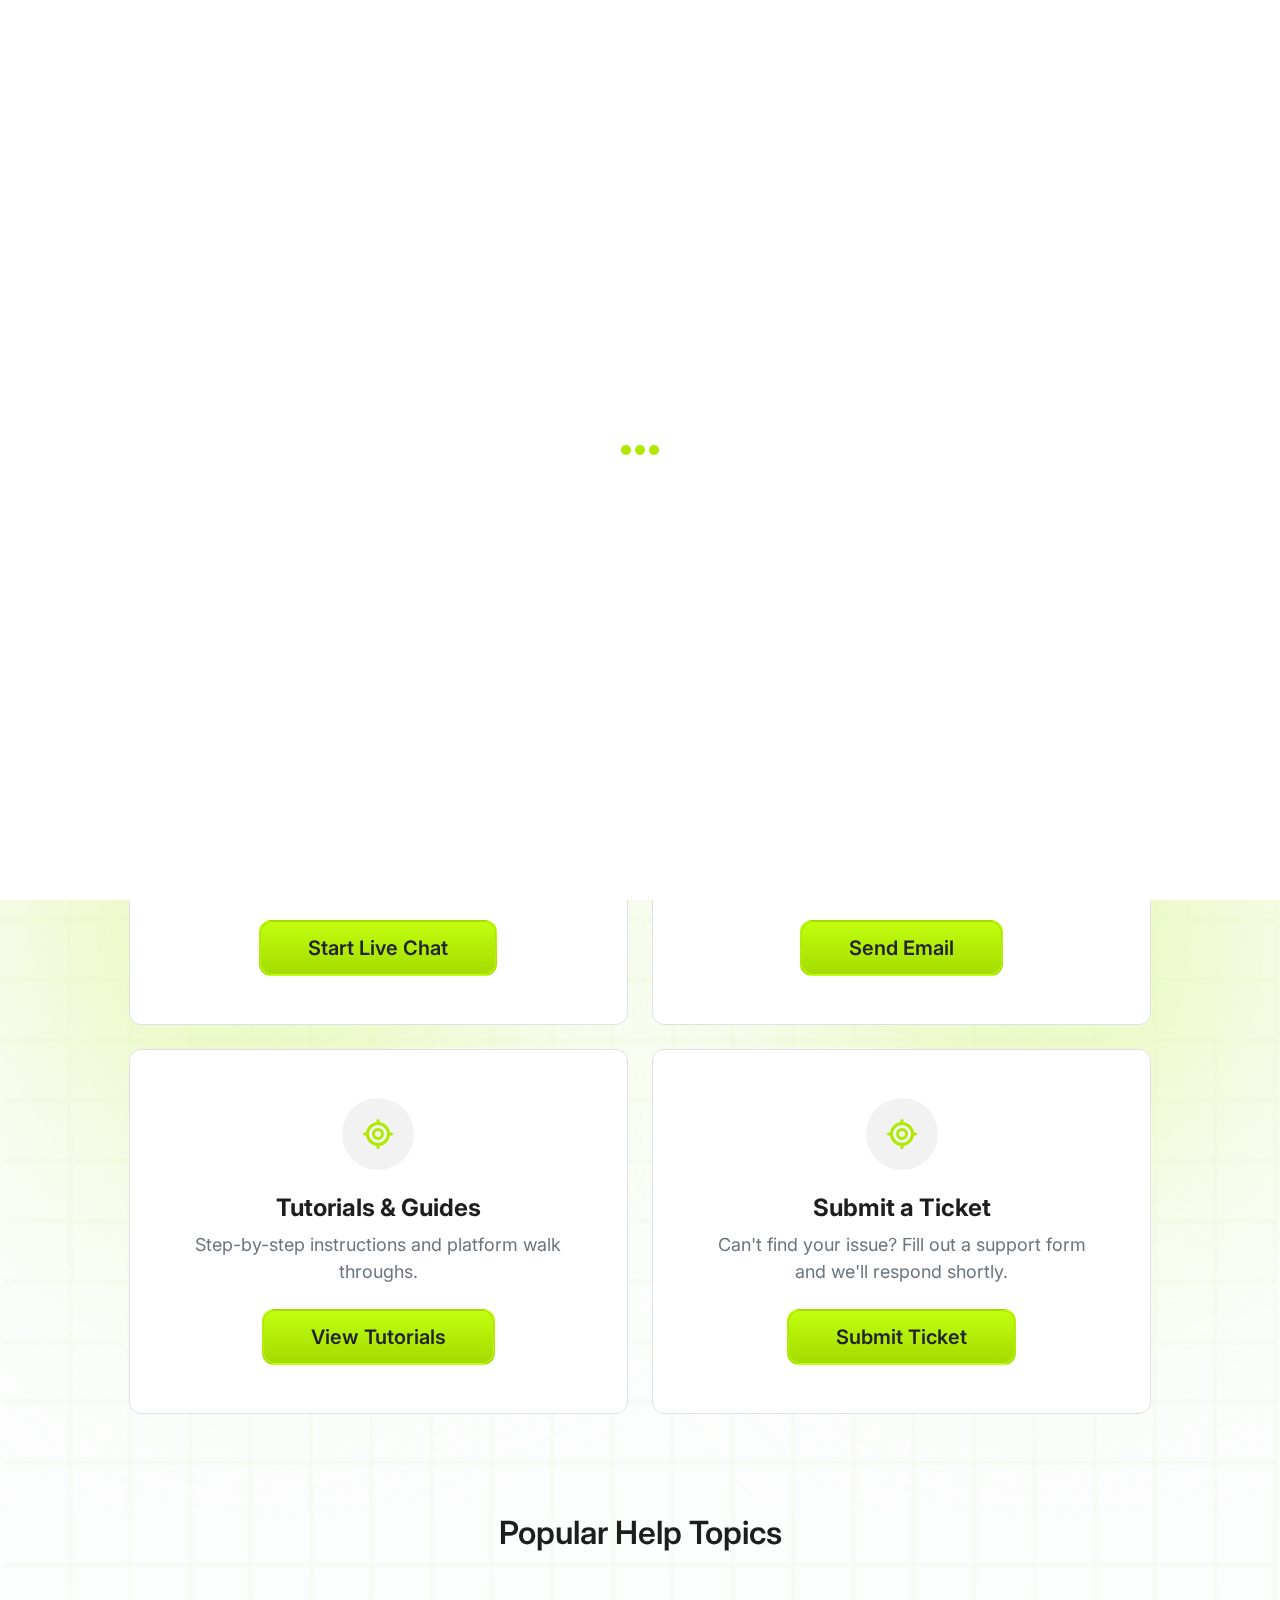
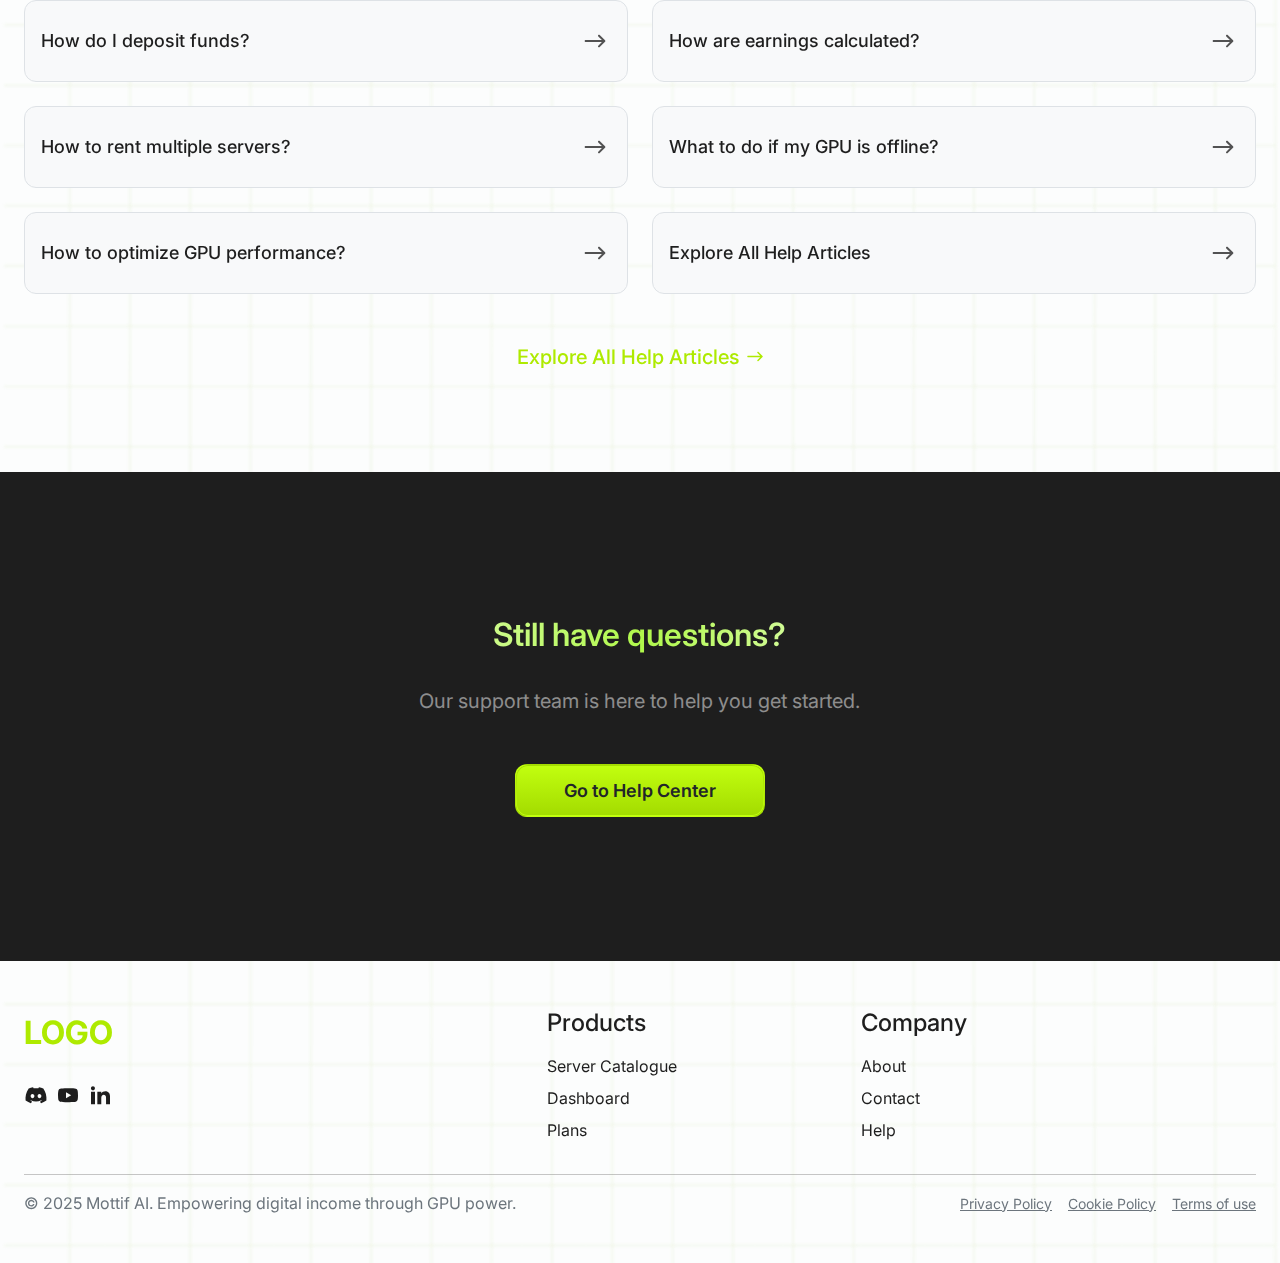
<file: help.html>
<!DOCTYPE html>
<html lang="en">
   <head>
      <meta charset="UTF-8" />
      <meta name="viewport" content="width=device-width, initial-scale=1.0" />
      <!-- Bootstrap CSS File -->
      <link rel="stylesheet" href="./css/bootstrap.min.css" />
      <!-- Custom CSS File -->
      <link rel="stylesheet" href="./css/style.css" />
      <title>GPU</title>
   </head>
   <body class="screen-bg">
      <!-- Header Section Start -->
      <div class="max-w px-sm-4 px-3 position-sticky top-0 z-3">
         <header class="bg-white z-3 rounded-12 border mt-sm-4 mt-3">
            <nav class="navbar navbar-expand-md">
               <div class="container-fluid">
                  <button
                     class="d-md-none invisible border-0 shadow-none p-0"
                     type="button"
                  >
                     <img
                        src="./img/icon/ic-toggle-menu.svg"
                        alt="Toggle Menu Icon"
                        style="width: 24px"
                     />
                  </button>
                  <a
                     class="navbar-brand fw-bold fs-2 primary-text me-0"
                     href="#"
                     >LOGO</a
                  >
                  <button
                     class="navbar-toggler border-0 shadow-none p-0"
                     type="button"
                     data-bs-toggle="offcanvas"
                     data-bs-target="#offcanvasNavbar"
                     aria-controls="offcanvasNavbar"
                     aria-label="Toggle navigation"
                  >
                     <img
                        src="./img/icon/ic-toggle-menu.svg"
                        alt="Toggle Menu Icon"
                        style="width: 24px"
                     />
                  </button>
                  <div
                     class="offcanvas offcanvas-end"
                     tabindex="-1"
                     id="offcanvasNavbar"
                     aria-labelledby="offcanvasNavbarLabel"
                  >
                     <div class="offcanvas-header pb-0">
                        <h5
                           class="offcanvas-title fw-bold fs-2 primary-text"
                           id="offcanvasNavbarLabel"
                        >
                           LOGO
                        </h5>
                        <button
                           type="button"
                           class="btn-close border-0 shadow-none"
                           data-bs-dismiss="offcanvas"
                           aria-label="Close"
                        ></button>
                     </div>
                     <div class="offcanvas-body">
                        <ul
                           class="navbar-nav justify-content-md-center align-items-md-center flex-grow-1 gap-lg-4 gap-md-3"
                        >
                           <li class="nav-item pe-lg-2">
                              <a
                                 class="nav-link"
                                 aria-current="page"
                                 href="./index.html"
                                 >Home</a
                              >
                           </li>
                           <li class="nav-item pe-lg-2">
                              <a class="nav-link" href="./catalogue.html"
                                 >Catalogue</a
                              >
                           </li>
                           <li class="nav-item pe-lg-2">
                              <a class="nav-link" href="./about-us.html"
                                 >About</a
                              >
                           </li>
                           <li class="nav-item pe-lg-2">
                              <a class="nav-link" href="./faq.html">FAQ</a>
                           </li>
                           <li class="nav-item">
                              <a class="nav-link active" href="./help.html"
                                 >Help</a
                              >
                           </li>
                        </ul>
                        <form
                           class="d-flex align-items-center gap-3 text-nowrap mt-md-0 mt-4"
                        >
                           <a
                              href="./login.html"
                              type="button"
                              class="btn fw-semibold w-100 white-btn border rounded-12 px-4"
                           >
                              Log In
                           </a>
                           <a
                              href="./signup.html"
                              type="button"
                              class="btn fw-semibold w-100 primary-btn px-4"
                           >
                              Sign Up
                           </a>
                        </form>
                     </div>
                  </div>
               </div>
            </nav>
         </header>
      </div>
      <!-- Header Section End -->

      <div
         class="overflow-hidden blur-lines-bg position-relative"
         style="background-position-y: -8%"
      >
         <!-- Hero Section Start -->
         <section class="mt-5 pt-lg-5 pt-md-3 max-w p-sm-4 p-3">
            <div class="col-sm-8 mx-auto">
               <h1
                  class="main-heading fw-bold text-center mt-md-3 mt-2 mb-md-2 mb-1"
               >
                  Need Help? We've Got You Covered.
               </h1>

               <p class="text-center text-secondary fs-20">
                  Browse our help options or contact our support team directly —
                  we're always here for you.
               </p>
            </div>
         </section>
         <!-- Hero Section End -->

         <!-- Quick Support Options Section Start -->
         <section class="section-py">
            <div class="max-w px-sm-4 px-3">
               <h2 class="fw-semibold sub-heading2 text-center mb-md-5 mb-4">
                  Quick Support Options
               </h2>

               <div class="row gy-4 justify-content-center">
                  <div class="col-md-5 col-sm-6 d-grid">
                     <div
                        class="border rounded-12 p-lg-5 p-4 white-bg text-center d-flex align-items-center flex-column justify-content-between"
                     >
                        <div>
                           <img
                              src="./img/icon/ic-target.svg"
                              alt="Target Icon"
                              class="img-fluid mb-4"
                           />

                           <h5 class="fs-24 fw-bold">Live Chat Support</h5>
                           <p class="text-secondary fs-18 mb-4">
                              Talk to our team in real-time. Available 24/7 for
                              urgent queries.
                           </p>
                        </div>

                        <button
                           type="button"
                           class="btn fw-semibold px-5 primary-btn-lg"
                        >
                           Start Live Chat
                        </button>
                     </div>
                  </div>

                  <div class="col-md-5 col-sm-6 d-grid">
                     <div
                        class="border rounded-12 p-lg-5 p-4 white-bg text-center d-flex align-items-center flex-column justify-content-between"
                     >
                        <div>
                           <img
                              src="./img/icon/ic-target.svg"
                              alt="Target Icon"
                              class="img-fluid mb-4"
                           />

                           <h5 class="fs-24 fw-bold">Email Support</h5>
                           <p class="text-secondary fs-18 mb-4">
                              Prefer email? Reach us at support@web.ai
                           </p>
                        </div>

                        <button
                           type="button"
                           class="btn fw-semibold px-5 primary-btn-lg"
                        >
                           Send Email
                        </button>
                     </div>
                  </div>

                  <div class="col-md-5 col-sm-6 d-grid">
                     <div
                        class="border rounded-12 p-lg-5 p-4 white-bg text-center d-flex align-items-center flex-column justify-content-between"
                     >
                        <div>
                           <img
                              src="./img/icon/ic-target.svg"
                              alt="Target Icon"
                              class="img-fluid mb-4"
                           />

                           <h5 class="fs-24 fw-bold">Tutorials & Guides</h5>
                           <p class="text-secondary fs-18 mb-4">
                              Step-by-step instructions and platform walk
                              throughs.
                           </p>
                        </div>

                        <button
                           type="button"
                           class="btn fw-semibold px-5 primary-btn-lg"
                        >
                           View Tutorials
                        </button>
                     </div>
                  </div>

                  <div class="col-md-5 col-sm-6 d-grid">
                     <div
                        class="border rounded-12 p-lg-5 p-4 white-bg text-center d-flex align-items-center flex-column justify-content-between"
                     >
                        <div>
                           <img
                              src="./img/icon/ic-target.svg"
                              alt="Target Icon"
                              class="img-fluid mb-4"
                           />

                           <h5 class="fs-24 fw-bold">Submit a Ticket</h5>
                           <p class="text-secondary fs-18 mb-4">
                              Can't find your issue? Fill out a support form and
                              we'll respond shortly.
                           </p>
                        </div>

                        <button
                           type="button"
                           class="btn fw-semibold px-5 primary-btn-lg"
                        >
                           Submit Ticket
                        </button>
                     </div>
                  </div>
               </div>
            </div>
         </section>
         <!-- Quick Support Options Section End -->

         <!-- Background Effect Shapes -->
         <div class="bg-effect-left top-50" style="z-index: -1"></div>
         <div class="bg-effect-right top-50" style="z-index: -1"></div>
      </div>

      <!-- Popular Help Topics Section Start -->
      <section class="section-py pt-0 blur-lines-bg">
         <div class="max-w px-sm-4 px-3">
            <h2 class="fw-semibold sub-heading2 text-center mb-md-5 mb-4">
               Popular Help Topics
            </h2>

            <div class="row gy-4">
               <div class="col-sm-6 d-grid">
                  <div
                     class="border rounded-12 py-lg-4 py-3 px-3 bg-light d-flex gap-3 align-items-center justify-content-between"
                  >
                     <h6 class="fs-18 mb-0">How do I deposit funds?</h6>
                     <button class="btn p-0 border-0">
                        <img
                           src="./img/icon/ic-right-arrow-lg.svg"
                           alt="Right Arrow"
                        />
                     </button>
                  </div>
               </div>

               <div class="col-sm-6 d-grid">
                  <div
                     class="border rounded-12 py-lg-4 py-3 px-3 bg-light d-flex gap-3 align-items-center justify-content-between"
                  >
                     <h6 class="fs-18 mb-0">How are earnings calculated?</h6>
                     <button class="btn p-0 border-0">
                        <img
                           src="./img/icon/ic-right-arrow-lg.svg"
                           alt="Right Arrow"
                        />
                     </button>
                  </div>
               </div>

               <div class="col-sm-6 d-grid">
                  <div
                     class="border rounded-12 py-lg-4 py-3 px-3 bg-light d-flex gap-3 align-items-center justify-content-between"
                  >
                     <h6 class="fs-18 mb-0">How to rent multiple servers?</h6>
                     <button class="btn p-0 border-0">
                        <img
                           src="./img/icon/ic-right-arrow-lg.svg"
                           alt="Right Arrow"
                        />
                     </button>
                  </div>
               </div>

               <div class="col-sm-6 d-grid">
                  <div
                     class="border rounded-12 py-lg-4 py-3 px-3 bg-light d-flex gap-3 align-items-center justify-content-between"
                  >
                     <h6 class="fs-18 mb-0">
                        What to do if my GPU is offline?
                     </h6>
                     <button class="btn p-0 border-0">
                        <img
                           src="./img/icon/ic-right-arrow-lg.svg"
                           alt="Right Arrow"
                        />
                     </button>
                  </div>
               </div>

               <div class="col-sm-6 d-grid">
                  <div
                     class="border rounded-12 py-lg-4 py-3 px-3 bg-light d-flex gap-3 align-items-center justify-content-between"
                  >
                     <h6 class="fs-18 mb-0">
                        How to optimize GPU performance?
                     </h6>
                     <button class="btn p-0 border-0">
                        <img
                           src="./img/icon/ic-right-arrow-lg.svg"
                           alt="Right Arrow"
                        />
                     </button>
                  </div>
               </div>

               <div class="col-sm-6 d-grid">
                  <div
                     class="border rounded-12 py-lg-4 py-3 px-3 bg-light d-flex gap-3 align-items-center justify-content-between"
                  >
                     <h6 class="fs-18 mb-0">Explore All Help Articles</h6>
                     <button class="btn p-0 border-0">
                        <img
                           src="./img/icon/ic-right-arrow-lg.svg"
                           alt="Right Arrow"
                        />
                     </button>
                  </div>
               </div>
            </div>

            <button
               type="button"
               class="primary-text fs-20 fw-medium d-flex gap-2 align-items-center justify-content-center w-fit mx-auto mt-lg-5 mt-4 p-0 border-0 bg-transparent"
            >
               Explore All Help Articles
               <img
                  src="./img/icon/ic-right-arrow-lg-primary.svg"
                  alt="Right Arrow"
               />
            </button>
         </div>
      </section>
      <!-- Popular Help Topics Section End -->

      <!-- CTA Section Start -->
      <section class="cta-sec position-relative">
         <div class="max-w p-sm-4 p-3 text-center">
            <div class="col-sm-8 mx-auto">
               <h2 class="sub-heading2 fw-semibold text-center mb-4 pb-md-2">
                  Still have questions?
               </h2>

               <p class="text-center text-white-50 fs-20">
                  Our support team is here to help you get started.
               </p>
            </div>

            <div
               class="mt-md-5 mt-32 d-flex justify-content-center align-items-center gap-2"
            >
               <button
                  type="button"
                  class="btn fw-semibold primary-btn-md px-sm-5 px-4"
               >
                  Go to Help Center
               </button>
            </div>
         </div>
      </section>
      <!-- CTA Section End -->

      <!-- Footer Section Start -->
      <section class="pt-5 pb-md-5 pb-4 blur-lines-bg">
         <div class="max-w px-sm-4 px-3">
            <div class="row gy-4">
               <div class="col-md-5 col-sm-4">
                  <a
                     class="navbar-brand fw-bold fs-2 primary-text me-0"
                     href="#"
                     >LOGO</a
                  >

                  <div class="d-flex gap-2 align-items-center mt-md-4 mt-3">
                     <a href="#" class="text-decoration-none">
                        <img
                           src="./img/icon/ic-discord.svg"
                           alt="Social Icon"
                        />
                     </a>
                     <a href="#" class="text-decoration-none">
                        <img
                           src="./img/icon/ic-youtube.svg"
                           alt="Social Icon"
                        />
                     </a>
                     <a href="#" class="text-decoration-none">
                        <img
                           src="./img/icon/ic-linkedin.svg"
                           alt="Social Icon"
                        />
                     </a>
                  </div>
               </div>

               <div class="col-md-3 col-sm-4 col-6">
                  <h6 class="fs-24 mb-3">Products</h6>
                  <ul class="list-unstyled">
                     <li class="mb-2">
                        <a href="#" class="text-unset text-decoration-none"
                           >Server Catalogue</a
                        >
                     </li>
                     <li class="mb-2">
                        <a href="#" class="text-unset text-decoration-none"
                           >Dashboard</a
                        >
                     </li>
                     <li>
                        <a href="#" class="text-unset text-decoration-none"
                           >Plans</a
                        >
                     </li>
                  </ul>
               </div>

               <div class="col-md-3 col-sm-4 col-6">
                  <h6 class="fs-24 mb-3">Company</h6>
                  <ul class="list-unstyled">
                     <li class="mb-2">
                        <a
                           href="./about-us.html"
                           class="text-unset text-decoration-none"
                           >About</a
                        >
                     </li>
                     <li class="mb-2">
                        <a href="#" class="text-unset text-decoration-none"
                           >Contact</a
                        >
                     </li>
                     <li>
                        <a
                           href="./help.html"
                           class="text-unset text-decoration-none"
                           >Help</a
                        >
                     </li>
                  </ul>
               </div>
            </div>

            <hr />

            <div
               class="d-flex gap-3 align-items-center justify-content-between flex-md-row flex-column"
            >
               <p class="mb-0 text-secondary text-sm-start text-center">
                  © 2025 Mottif AI. Empowering digital income through GPU power.
               </p>

               <div class="d-flex align-items-center gap-3">
                  <a href="#" class="text-secondary small text-nowrap"
                     >Privacy Policy</a
                  >
                  <a href="#" class="text-secondary small text-nowrap"
                     >Cookie Policy</a
                  >
                  <a href="#" class="text-secondary small text-nowrap"
                     >Terms of use</a
                  >
               </div>
            </div>
         </div>
      </section>
      <!-- Footer Section End -->

      <!-- Page Loader Start -->
      <div
         id="page-loader"
         class="position-fixed top-0 start-0 w-100 min-vh-100 bg-white d-flex justify-content-center align-items-center"
         style="z-index: 9999"
      >
         <div class="dot-loader d-flex gap-1">
            <div class="dot"></div>
            <div class="dot"></div>
            <div class="dot"></div>
         </div>
      </div>
      <!-- Page Loader End -->

      <!-- JavaScript Scripts -->
      <script src="./js/main.js"></script>
      <script src="https://cdn.jsdelivr.net/npm/@popperjs/core@2.11.8/dist/umd/popper.min.js"></script>
      <script src="https://cdn.jsdelivr.net/npm/bootstrap@5.3.6/dist/js/bootstrap.min.js"></script>
   </body>
</html>
</file>
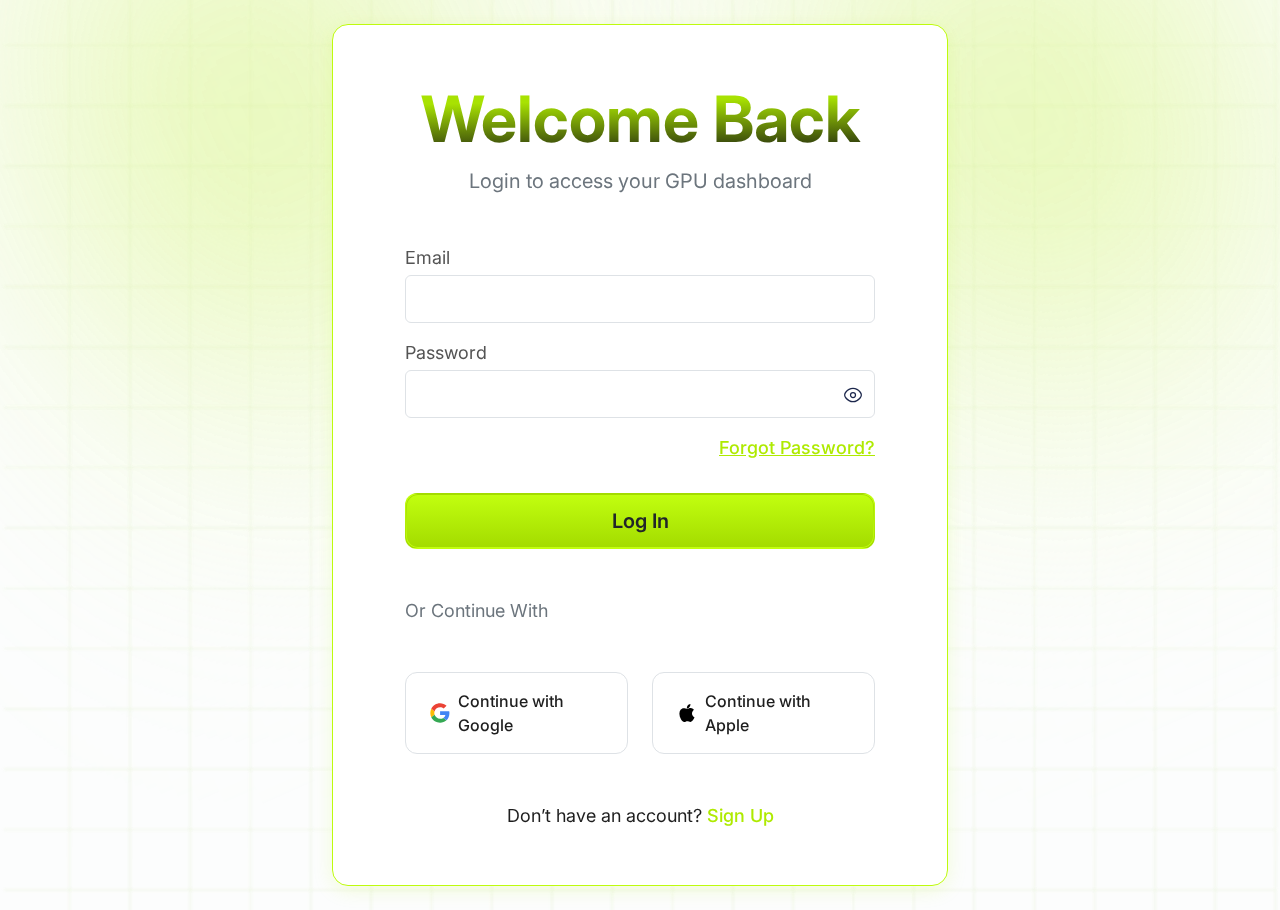
<file: login.html>
<!DOCTYPE html>
<html lang="en">
   <head>
      <meta charset="UTF-8" />
      <meta name="viewport" content="width=device-width, initial-scale=1.0" />
      <!-- Bootstrap CSS File -->
      <link rel="stylesheet" href="./css/bootstrap.min.css" />
      <!-- Custom CSS File -->
      <link rel="stylesheet" href="./css/style.css" />
      <title>GPU</title>
   </head>
   <body>
      <div
         class="min-vh-100 screen-bg blur-lines-bg d-flex align-items-center justify-content-center position-relative overflow-x-hidden p-4"
      >
         <div class="col-6 mx-auto z-1 position-relative">
            <div class="login-form bg-white rounded-4">
               <h1 class="main-heading fw-bold text-center">Welcome Back</h1>
               <p class="text-center text-secondary fs-5">
                  Login to access your GPU dashboard
               </p>

               <form class="mt-5">
                  <div class="mb-3">
                     <label for="email" class="form-label mb-1">Email</label>
                     <input
                        type="email"
                        class="form-control input-h"
                        id="email"
                     />
                  </div>

                  <div class="mb-3">
                     <label for="password" class="form-label mb-1"
                        >Password</label
                     >
                     <div class="position-relative">
                        <input
                           type="password"
                           class="form-control input-h pe-5"
                           id="password"
                        />
                        <button
                           type="button"
                           class="btn p-0 border-0 show-password"
                        >
                           <img
                              src="./img/icon/ic-eye-open.svg"
                              alt="Eye Icon"
                           />
                        </button>
                     </div>
                  </div>

                  <a
                     href="#"
                     class="primary-text fs-18 fw-medium w-fit ms-auto d-block"
                     >Forgot Password?
                  </a>

                  <button
                     type="button"
                     class="btn fw-semibold mt-32 w-100 primary-btn-lg"
                  >
                     Log In
                  </button>

                  <div class="fs-18 text-secondary my-5">
                     <div class=""></div>
                     Or Continue With
                     <div class=""></div>
                  </div>

                  <div class="row">
                     <div class="col-6">
                        <div
                           class="fw-medium border py-3 rounded-12 d-flex gap-2 align-items-center px-4 justify-content-center"
                        >
                           <img
                              src="./img/icon/ic-google.svg"
                              alt="Google Icon"
                           />
                           Continue with Google
                        </div>
                     </div>

                     <div class="col-6">
                        <div
                           class="fw-medium border py-3 rounded-12 d-flex gap-2 align-items-center px-4 justify-content-center"
                        >
                           <img
                              src="./img/icon/ic-apple.svg"
                              alt="Apple Icon"
                           />
                           Continue with Apple
                        </div>
                     </div>
                  </div>

                  <div class="fs-18 text-center mt-5">
                     Don’t have an account?
                     <a
                        href="#"
                        class="primary-text fw-medium text-decoration-none"
                        >Sign Up</a
                     >
                  </div>
               </form>
            </div>
         </div>

         <!-- Background Effect Shapes -->
         <div class="bg-effect-left"></div>
         <div class="bg-effect-right"></div>
      </div>

      <!-- Page Loader Start -->
      <!-- <div
         id="page-loader"
         class="position-fixed top-0 start-0 w-100 min-vh-100 bg-white d-flex justify-content-center align-items-center"
         style="z-index: 9999"
      >
         <div
            class="spinner-border text-black"
            style="width: 2.5rem; height: 2.5rem"
            role="status"
         ></div>
      </div> -->
      <!-- Page Loader End -->
      <!-- JavaScript Scripts -->
      <script src="./js/main.js"></script>
      <script src="https://cdn.jsdelivr.net/npm/@popperjs/core@2.11.8/dist/umd/popper.min.js"></script>
      <script src="https://cdn.jsdelivr.net/npm/bootstrap@5.3.6/dist/js/bootstrap.min.js"></script>
   </body>
</html>
</file>
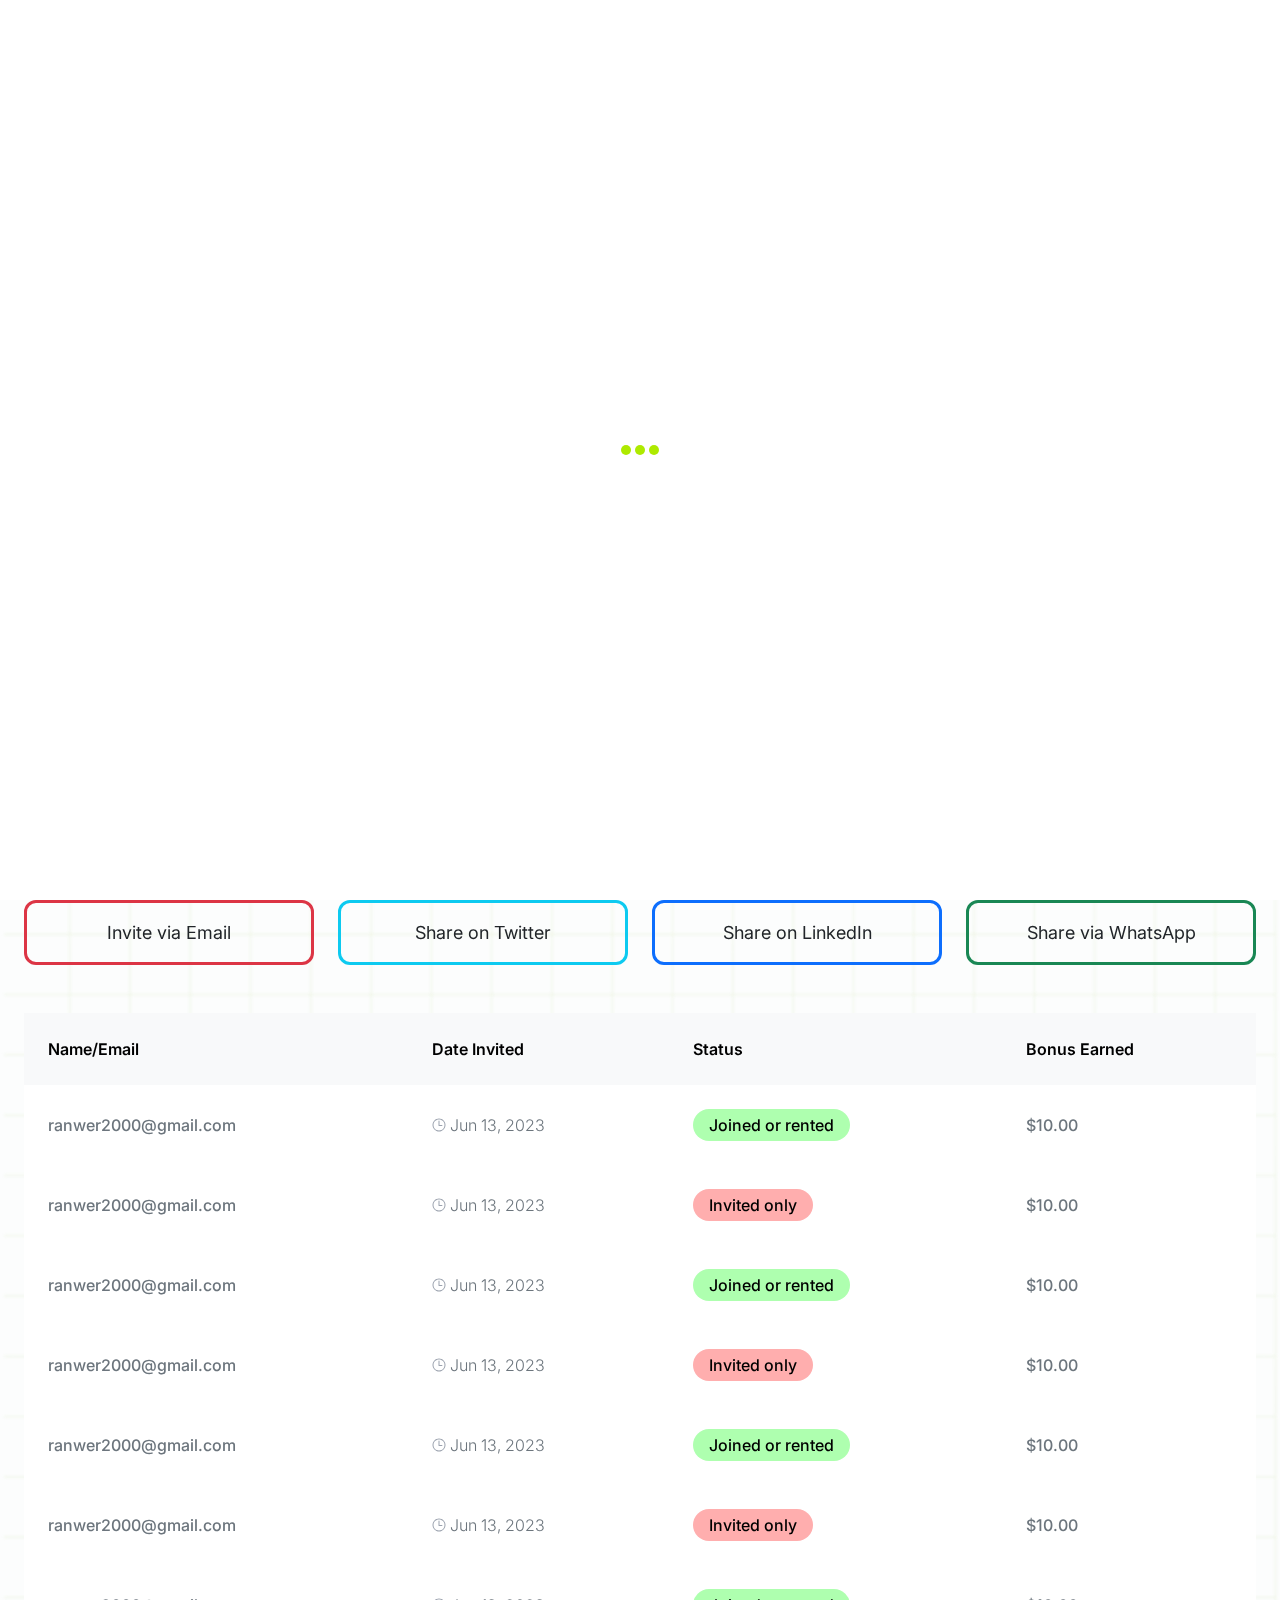
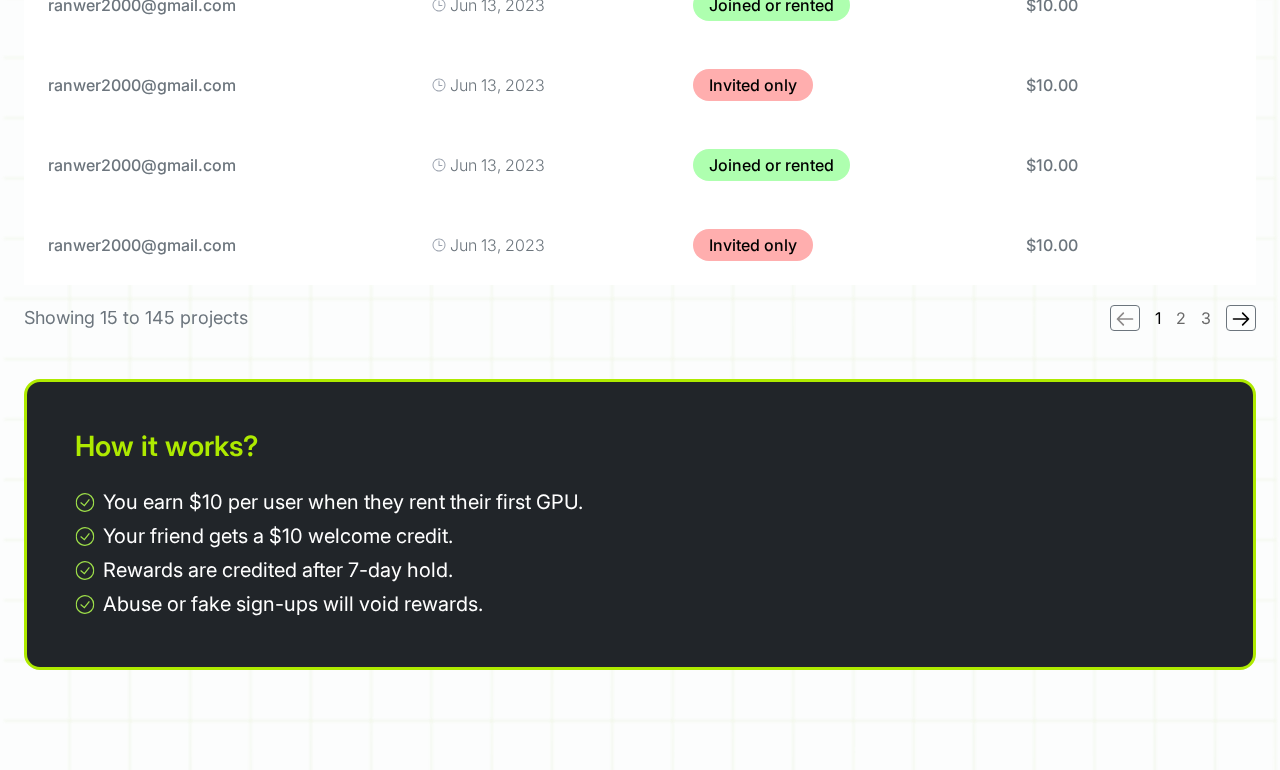
<file: referral.html>
<!DOCTYPE html>
<html lang="en">
   <head>
      <meta charset="UTF-8" />
      <meta name="viewport" content="width=device-width, initial-scale=1.0" />
      <!-- Bootstrap CSS File -->
      <link rel="stylesheet" href="./css/bootstrap.min.css" />
      <!-- Custom CSS File -->
      <link rel="stylesheet" href="./css/style.css" />
      <title>GPU</title>
   </head>
   <body class="screen-bg">
      <!-- Header Section Start -->
      <div class="position-sticky top-0 z-3">
         <header class="bg-white rounded-12 border dashboard-header">
            <nav class="navbar navbar-expand-md">
               <div class="container-fluid">
                  <button
                     class="d-md-none invisible border-0 shadow-none p-0"
                     type="button"
                  >
                     <img
                        src="./img/icon/ic-toggle-menu.svg"
                        alt="Toggle Menu Icon"
                        style="width: 24px"
                     />
                  </button>
                  <a
                     class="navbar-brand fw-bold fs-2 primary-text me-0"
                     href="#"
                     >LOGO</a
                  >
                  <button
                     class="navbar-toggler border-0 shadow-none p-0"
                     type="button"
                     data-bs-toggle="offcanvas"
                     data-bs-target="#offcanvasNavbar"
                     aria-controls="offcanvasNavbar"
                     aria-label="Toggle navigation"
                  >
                     <img
                        src="./img/icon/ic-toggle-menu.svg"
                        alt="Toggle Menu Icon"
                        style="width: 24px"
                     />
                  </button>
                  <div
                     class="offcanvas offcanvas-end"
                     tabindex="-1"
                     id="offcanvasNavbar"
                     aria-labelledby="offcanvasNavbarLabel"
                  >
                     <div class="offcanvas-header pb-0">
                        <h5
                           class="offcanvas-title fw-bold fs-2 primary-text"
                           id="offcanvasNavbarLabel"
                        >
                           LOGO
                        </h5>
                        <button
                           type="button"
                           class="btn-close border-0 shadow-none"
                           data-bs-dismiss="offcanvas"
                           aria-label="Close"
                        ></button>
                     </div>
                     <div class="offcanvas-body">
                        <ul
                           class="navbar-nav justify-content-md-center align-items-md-center flex-grow-1 gap-lg-4"
                        >
                           <li class="nav-item pe-lg-2">
                              <a
                                 class="nav-link"
                                 aria-current="page"
                                 href="./dashboard.html"
                                 >Dashboards</a
                              >
                           </li>
                           <li class="nav-item pe-lg-2">
                              <a class="nav-link" href="./servers.html"
                                 >My Servers
                              </a>
                           </li>
                           <li class="nav-item pe-lg-2">
                              <a class="nav-link" href="./deposit.html"
                                 >Deposit</a
                              >
                           </li>
                           <li class="nav-item pe-lg-2">
                              <a class="nav-link" href="./withdraw.html"
                                 >Withdraw</a
                              >
                           </li>
                           <li class="nav-item">
                              <a class="nav-link" href="./earnings.html"
                                 >Earnings</a
                              >
                           </li>
                        </ul>
                        <div
                           class="d-flex align-items-center gap-4 text-nowrap mt-md-0 mt-4"
                        >
                           <button
                              type="button"
                              class="btn bg-transparent border-0 p-0"
                           >
                              <img
                                 src="./img/icon/ic-notification.svg"
                                 alt="Notification"
                              />
                           </button>

                           <div class="dropdown profile-dropdown">
                              <button
                                 class="btn primary-btn dropdown-toggle border-0 fw-medium"
                                 type="button"
                                 data-bs-toggle="dropdown"
                                 aria-expanded="false"
                              >
                                 Profile
                              </button>
                              <ul class="dropdown-menu">
                                 <li>
                                    <a
                                       class="dropdown-item"
                                       href="./edit-profile.html"
                                       >Edit Profile</a
                                    >
                                 </li>
                                 <li>
                                    <a class="dropdown-item" href="./login.html"
                                       >Log Out</a
                                    >
                                 </li>
                              </ul>
                           </div>
                        </div>
                     </div>
                  </div>
               </div>
            </nav>
         </header>
      </div>
      <!-- Header Section End -->

      <!-- Content Start -->
      <section
         class="section-py blur-lines-bg position-relative overflow-hidden"
      >
         <div class="max-w px-sm-4 px-3">
            <div class="text-center">
               <!-- Breadcrumb -->
               <nav aria-label="breadcrumb">
                  <ol class="breadcrumb fs-20 fw-medium justify-content-center">
                     <li class="breadcrumb-item">
                        <a
                           href="./dashboard.html"
                           class="text-decoration-none text-secondary"
                           >Dashboard</a
                        >
                     </li>

                     <li
                        class="breadcrumb-item active primary-text"
                        aria-current="page"
                     >
                        Referral Centre
                     </li>
                  </ol>
               </nav>
               <h2 class="fw-semibold sub-heading1">Referral Centre</h2>

               <p class="mb-0 fs-20 text-secondary">
                  Invite friends to Mottif AI and earn bonus rewards when they
                  rent their first GPU.
               </p>
            </div>

            <div
               class="mt-5 bg-dark p-5 border primary-border border-3 rounded-4"
            >
               <div class="row gy-4">
                  <div class="col-md-4 col-sm-6 col d-grid">
                     <div class="text-white rounded-12 p-lg-5 p-4 text-center">
                        <img src="./img/icon/ic-funds.svg" alt="Fund Icon" />
                        <h5 class="sub-heading3 py-1 my-2">24</h5>
                        <p class="text-light mb-0 fs-20">Friends Invited</p>
                     </div>
                  </div>

                  <div class="col-md-4 col-sm-6 col d-grid">
                     <div class="text-white rounded-12 p-lg-5 p-4 text-center">
                        <img
                           src="./img/icon/ic-withdraw.svg"
                           alt="Withdraw Icon"
                        />
                        <h5 class="sub-heading3 py-1 my-2">$120.00</h5>
                        <p class="text-light mb-0 fs-20">Earned</p>
                     </div>
                  </div>

                  <div class="col-md-4 col-sm-6 col d-grid">
                     <div class="text-white rounded-12 p-lg-5 p-4 text-center">
                        <img
                           src="./img/icon/ic-servers.svg"
                           alt="Servers Icon"
                        />
                        <h5 class="sub-heading3 py-1 my-2">58%</h5>
                        <p class="text-light mb-0 fs-20">Conversion Rate</p>
                     </div>
                  </div>
               </div>
            </div>

            <div class="mt-32">
               <h5 class="fw-semibold sub-heading3 mb-3">
                  Your Unique Referral Link
               </h5>
               <div class="row gy-4">
                  <div
                     class="col-12 d-flex align-items-stretch gap-3 flex-sm-nowrap flex-wrap"
                  >
                     <button
                        class="btn border border-secondary rounded-12 p-3 fs-24 w-100 text-start text-secondary"
                        type="button"
                     >
                        https://mottif.ai/invite/uzma291
                     </button>

                     <button
                        type="button"
                        class="btn fw-semibold fs-18 primary-btn-md rounded-12 py-3 px-5 bg-transparent custom-sm-w-100"
                     >
                        Copy
                     </button>
                  </div>

                  <div class="col-lg-3 col-sm-6 d-grid">
                     <button
                        class="btn border border-3 border-danger rounded-12 p-3 fs-18 w-100"
                        type="button"
                     >
                        Invite via Email
                     </button>
                  </div>

                  <div class="col-lg-3 col-sm-6 d-grid">
                     <button
                        class="btn border border-3 border-info rounded-12 p-3 fs-18 w-100"
                        type="button"
                     >
                        Share on Twitter
                     </button>
                  </div>

                  <div class="col-lg-3 col-sm-6 d-grid">
                     <button
                        class="btn border border-3 border-primary rounded-12 p-3 fs-18 w-100"
                        type="button"
                     >
                        Share on LinkedIn
                     </button>
                  </div>

                  <div class="col-lg-3 col-sm-6 d-grid">
                     <button
                        class="btn border border-3 border-success rounded-12 p-3 fs-18 w-100"
                        type="button"
                     >
                        Share via WhatsApp
                     </button>
                  </div>
               </div>
            </div>

            <div class="mt-5">
               <div class="table-responsive mb-3" id="referral-table">
                  <table class="table mb-1">
                     <thead class="table-light">
                        <tr>
                           <th scope="col" class="fw-semibold p-4 text-nowrap">
                              Name/Email
                           </th>
                           <th scope="col" class="fw-semibold p-4 text-nowrap">
                              Date Invited
                           </th>
                           <th scope="col" class="fw-semibold p-4">Status</th>
                           <th scope="col" class="fw-semibold p-4 text-nowrap">
                              Bonus Earned
                           </th>
                        </tr>
                     </thead>
                     <tbody>
                        <tr>
                           <td class="text-secondary fw-medium p-4">
                              ranwer2000@gmail.com
                           </td>
                           <td class="p-4 text-nowrap">
                              <div
                                 class="text-secondary d-flex gap-1 align-items-center fw-light"
                              >
                                 <img
                                    src="./img/icon/ic-date.svg"
                                    alt="Date Icon"
                                 />
                                 Jun 13, 2023
                              </div>
                           </td>
                           <td class="p-4">
                              <div
                                 class="badge success-status text-black fw-medium fs-6 rounded-4 px-3 py-2"
                              >
                                 Joined or rented
                              </div>
                           </td>
                           <td class="text-secondary fw-medium p-4">$10.00</td>
                        </tr>

                        <tr>
                           <td class="text-secondary fw-medium p-4">
                              ranwer2000@gmail.com
                           </td>
                           <td class="p-4 text-nowrap">
                              <div
                                 class="text-secondary d-flex gap-1 align-items-center fw-light"
                              >
                                 <img
                                    src="./img/icon/ic-date.svg"
                                    alt="Date Icon"
                                 />
                                 Jun 13, 2023
                              </div>
                           </td>
                           <td class="p-4">
                              <div
                                 class="badge cancel-status text-black fw-medium fs-6 rounded-4 px-3 py-2"
                              >
                                 Invited only
                              </div>
                           </td>
                           <td class="text-secondary fw-medium p-4">$10.00</td>
                        </tr>

                        <tr>
                           <td class="text-secondary fw-medium p-4">
                              ranwer2000@gmail.com
                           </td>
                           <td class="p-4 text-nowrap">
                              <div
                                 class="text-secondary d-flex gap-1 align-items-center fw-light"
                              >
                                 <img
                                    src="./img/icon/ic-date.svg"
                                    alt="Date Icon"
                                 />
                                 Jun 13, 2023
                              </div>
                           </td>
                           <td class="p-4">
                              <div
                                 class="badge success-status text-black fw-medium fs-6 rounded-4 px-3 py-2"
                              >
                                 Joined or rented
                              </div>
                           </td>
                           <td class="text-secondary fw-medium p-4">$10.00</td>
                        </tr>

                        <tr>
                           <td class="text-secondary fw-medium p-4">
                              ranwer2000@gmail.com
                           </td>
                           <td class="p-4 text-nowrap">
                              <div
                                 class="text-secondary d-flex gap-1 align-items-center fw-light"
                              >
                                 <img
                                    src="./img/icon/ic-date.svg"
                                    alt="Date Icon"
                                 />
                                 Jun 13, 2023
                              </div>
                           </td>
                           <td class="p-4">
                              <div
                                 class="badge cancel-status text-black fw-medium fs-6 rounded-4 px-3 py-2"
                              >
                                 Invited only
                              </div>
                           </td>
                           <td class="text-secondary fw-medium p-4">$10.00</td>
                        </tr>

                        <tr>
                           <td class="text-secondary fw-medium p-4">
                              ranwer2000@gmail.com
                           </td>
                           <td class="p-4 text-nowrap">
                              <div
                                 class="text-secondary d-flex gap-1 align-items-center fw-light"
                              >
                                 <img
                                    src="./img/icon/ic-date.svg"
                                    alt="Date Icon"
                                 />
                                 Jun 13, 2023
                              </div>
                           </td>
                           <td class="p-4">
                              <div
                                 class="badge success-status text-black fw-medium fs-6 rounded-4 px-3 py-2"
                              >
                                 Joined or rented
                              </div>
                           </td>
                           <td class="text-secondary fw-medium p-4">$10.00</td>
                        </tr>

                        <tr>
                           <td class="text-secondary fw-medium p-4">
                              ranwer2000@gmail.com
                           </td>
                           <td class="p-4 text-nowrap">
                              <div
                                 class="text-secondary d-flex gap-1 align-items-center fw-light"
                              >
                                 <img
                                    src="./img/icon/ic-date.svg"
                                    alt="Date Icon"
                                 />
                                 Jun 13, 2023
                              </div>
                           </td>
                           <td class="p-4">
                              <div
                                 class="badge cancel-status text-black fw-medium fs-6 rounded-4 px-3 py-2"
                              >
                                 Invited only
                              </div>
                           </td>
                           <td class="text-secondary fw-medium p-4">$10.00</td>
                        </tr>

                        <tr>
                           <td class="text-secondary fw-medium p-4">
                              ranwer2000@gmail.com
                           </td>
                           <td class="p-4 text-nowrap">
                              <div
                                 class="text-secondary d-flex gap-1 align-items-center fw-light"
                              >
                                 <img
                                    src="./img/icon/ic-date.svg"
                                    alt="Date Icon"
                                 />
                                 Jun 13, 2023
                              </div>
                           </td>
                           <td class="p-4">
                              <div
                                 class="badge success-status text-black fw-medium fs-6 rounded-4 px-3 py-2"
                              >
                                 Joined or rented
                              </div>
                           </td>
                           <td class="text-secondary fw-medium p-4">$10.00</td>
                        </tr>

                        <tr>
                           <td class="text-secondary fw-medium p-4">
                              ranwer2000@gmail.com
                           </td>
                           <td class="p-4 text-nowrap">
                              <div
                                 class="text-secondary d-flex gap-1 align-items-center fw-light"
                              >
                                 <img
                                    src="./img/icon/ic-date.svg"
                                    alt="Date Icon"
                                 />
                                 Jun 13, 2023
                              </div>
                           </td>
                           <td class="p-4">
                              <div
                                 class="badge cancel-status text-black fw-medium fs-6 rounded-4 px-3 py-2"
                              >
                                 Invited only
                              </div>
                           </td>
                           <td class="text-secondary fw-medium p-4">$10.00</td>
                        </tr>

                        <tr>
                           <td class="text-secondary fw-medium p-4">
                              ranwer2000@gmail.com
                           </td>
                           <td class="p-4 text-nowrap">
                              <div
                                 class="text-secondary d-flex gap-1 align-items-center fw-light"
                              >
                                 <img
                                    src="./img/icon/ic-date.svg"
                                    alt="Date Icon"
                                 />
                                 Jun 13, 2023
                              </div>
                           </td>
                           <td class="p-4">
                              <div
                                 class="badge success-status text-black fw-medium fs-6 rounded-4 px-3 py-2"
                              >
                                 Joined or rented
                              </div>
                           </td>
                           <td class="text-secondary fw-medium p-4">$10.00</td>
                        </tr>

                        <tr>
                           <td class="text-secondary fw-medium p-4">
                              ranwer2000@gmail.com
                           </td>
                           <td class="p-4 text-nowrap">
                              <div
                                 class="text-secondary d-flex gap-1 align-items-center fw-light"
                              >
                                 <img
                                    src="./img/icon/ic-date.svg"
                                    alt="Date Icon"
                                 />
                                 Jun 13, 2023
                              </div>
                           </td>
                           <td class="p-4">
                              <div
                                 class="badge cancel-status text-black fw-medium fs-6 rounded-4 px-3 py-2"
                              >
                                 Invited only
                              </div>
                           </td>
                           <td class="text-secondary fw-medium p-4">$10.00</td>
                        </tr>
                     </tbody>
                  </table>
               </div>

               <div
                  class="d-flex justify-content-sm-between justify-content-end gap-3 align-items-center flex-sm-nowrap flex-wrap"
               >
                  <h6 class="fs-18 text-secondary mb-0 fw-normal">
                     Showing 15 to 145 projects
                  </h6>
                  <div>
                     <nav aria-label="Page navigation example">
                        <ul
                           class="pagination d-flex gap-3 align-items-center mb-0"
                        >
                           <li class="page-item">
                              <a
                                 class="page-link border px-1 py-0 border-secondary rounded-1"
                                 href="#"
                                 aria-label="Previous"
                              >
                                 <span aria-hidden="true">
                                    <img
                                       src="./img/icon/ic-prev-page.svg"
                                       alt="Prev Icon"
                                    />
                                 </span>
                              </a>
                           </li>
                           <li class="page-item">
                              <a class="page-link text-black p-0" href="#">1</a>
                           </li>
                           <li class="page-item">
                              <a class="page-link p-0" href="#">2</a>
                           </li>
                           <li class="page-item">
                              <a class="page-link p-0" href="#">3</a>
                           </li>
                           <li class="page-item">
                              <a
                                 class="page-link border px-1 py-0 border-secondary rounded-1"
                                 href="#"
                                 aria-label="Next"
                              >
                                 <span aria-hidden="true">
                                    <img
                                       src="./img/icon/ic-next-page.svg"
                                       alt="Next Icon"
                                    />
                                 </span>
                              </a>
                           </li>
                        </ul>
                     </nav>
                  </div>
               </div>
            </div>

            <!-- How it works -->
            <div
               class="mt-5 bg-dark p-sm-5 p-4 border border-3 primary-border rounded-4"
            >
               <h5 class="sub-heading3 fw-semibold primary-text">
                  How it works?
               </h5>

               <ul class="list-unstyled p-0 mb-0 mt-lg-4 mt-3 text-white">
                  <li class="d-flex align-items-center gap-2 mb-1 fs-20">
                     <img
                        src="./img/icon/ic-tick.svg"
                        alt="Tick Icon"
                        width="20"
                     />
                     You earn $10 per user when they rent their first GPU.
                  </li>
                  <li class="d-flex align-items-center gap-2 mb-1 fs-20">
                     <img
                        src="./img/icon/ic-tick.svg"
                        alt="Tick Icon"
                        width="20"
                     />
                     Your friend gets a $10 welcome credit.
                  </li>
                  <li class="d-flex align-items-center gap-2 mb-1 fs-20">
                     <img
                        src="./img/icon/ic-tick.svg"
                        alt="Tick Icon"
                        width="20"
                     />
                     Rewards are credited after 7-day hold.
                  </li>
                  <li class="d-flex align-items-center gap-2 fs-20">
                     <img
                        src="./img/icon/ic-tick.svg"
                        alt="Tick Icon"
                        width="20"
                     />
                     Abuse or fake sign-ups will void rewards.
                  </li>
               </ul>
            </div>
         </div>

         <!-- Background Effect Shapes -->
         <div class="bg-effect-right top-0 start-0" style="z-index: -1"></div>
         <div class="bg-effect-right top-0 end-0" style="z-index: -1"></div>
      </section>
      <!-- Content End -->

      <!-- Page Loader Start -->
      <div
         id="page-loader"
         class="position-fixed top-0 start-0 w-100 min-vh-100 bg-white d-flex justify-content-center align-items-center"
         style="z-index: 9999"
      >
         <div class="dot-loader d-flex gap-1">
            <div class="dot"></div>
            <div class="dot"></div>
            <div class="dot"></div>
         </div>
      </div>
      <!-- Page Loader End -->

      <!-- JavaScript Scripts -->
      <script src="./js/main.js"></script>
      <script src="https://cdn.jsdelivr.net/npm/@popperjs/core@2.11.8/dist/umd/popper.min.js"></script>
      <script src="https://cdn.jsdelivr.net/npm/bootstrap@5.3.6/dist/js/bootstrap.min.js"></script>
   </body>
</html>
</file>
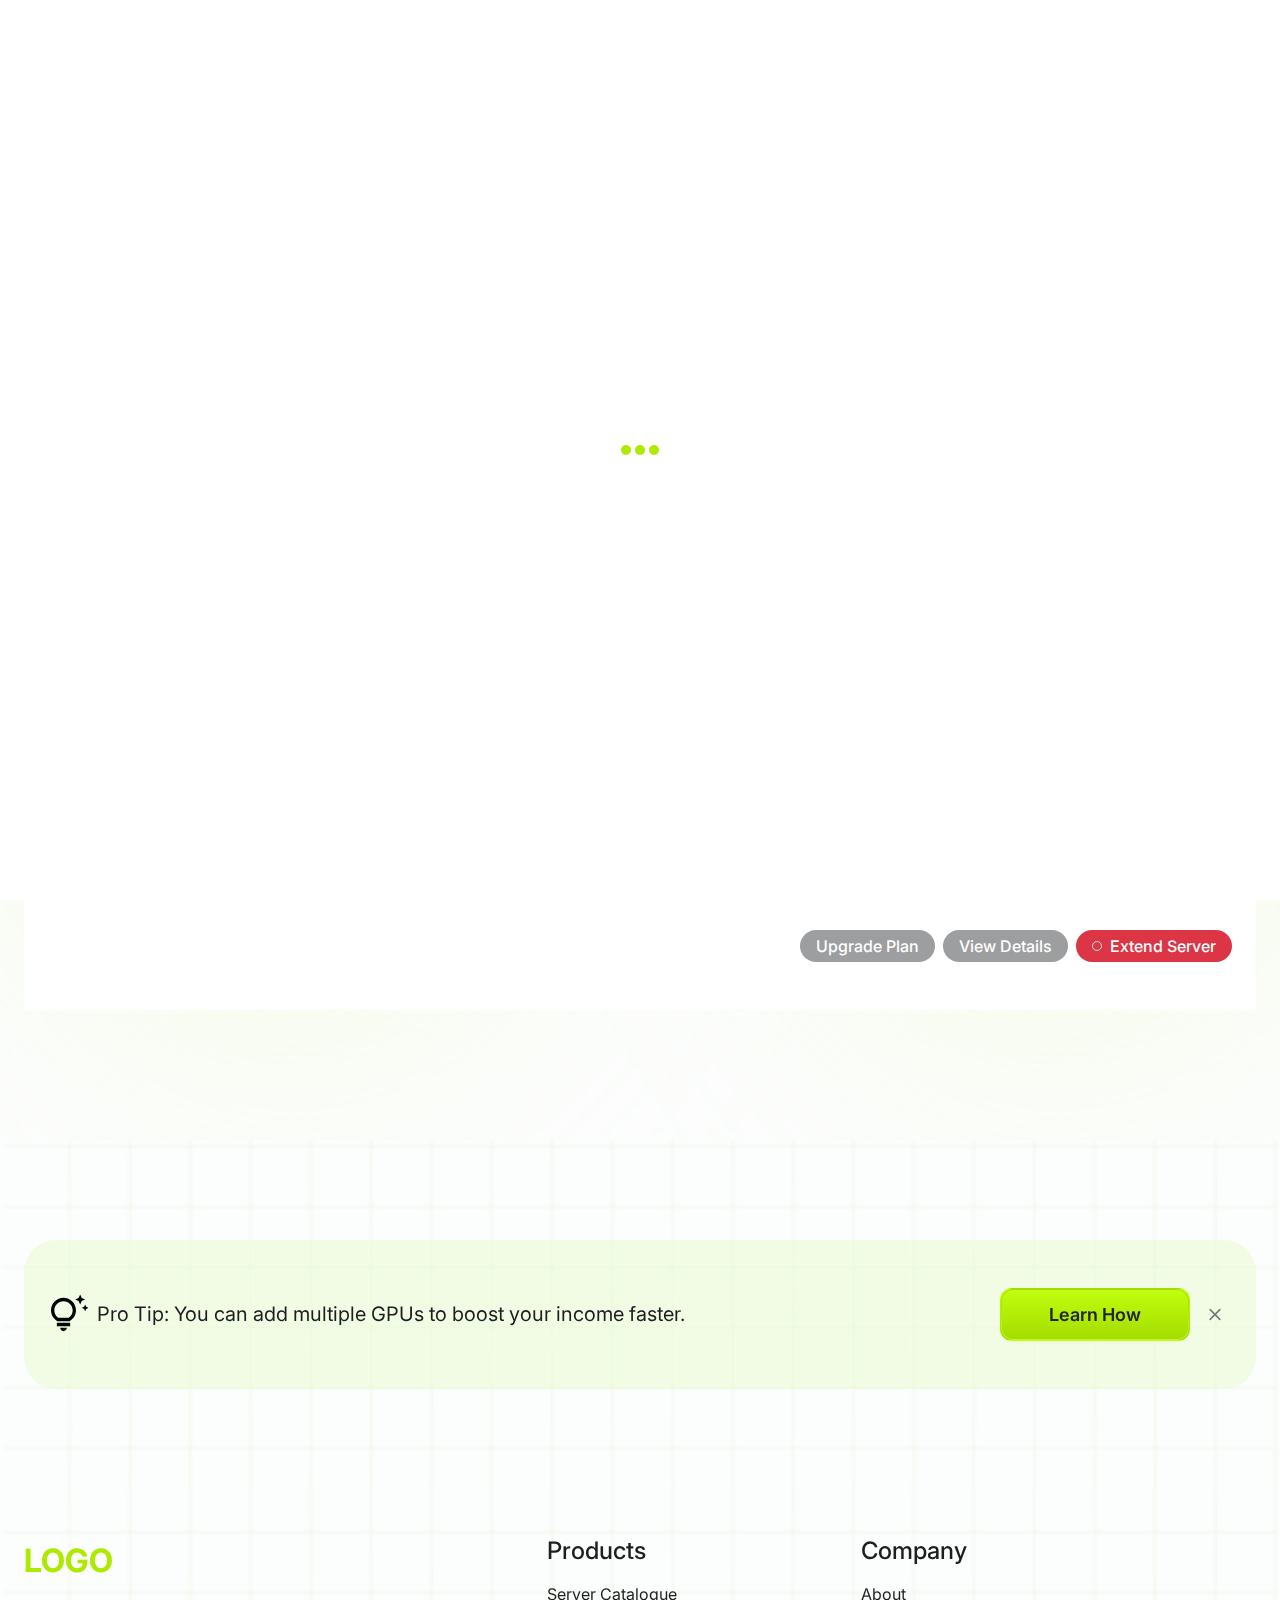
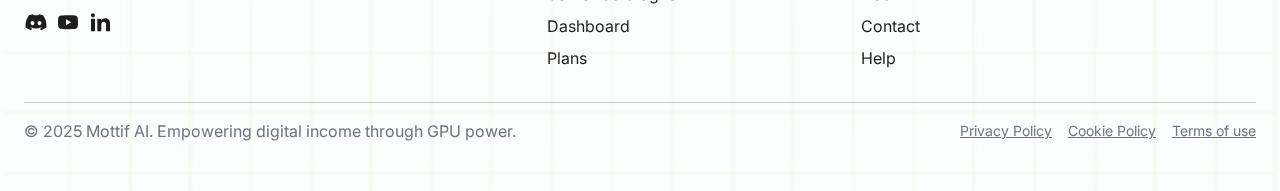
<file: servers.html>
<!DOCTYPE html>
<html lang="en">
   <head>
      <meta charset="UTF-8" />
      <meta name="viewport" content="width=device-width, initial-scale=1.0" />
      <!-- Bootstrap CSS File -->
      <link rel="stylesheet" href="./css/bootstrap.min.css" />
      <!-- Custom CSS File -->
      <link rel="stylesheet" href="./css/style.css" />
      <title>GPU</title>
   </head>
   <body class="screen-bg">
      <!-- Header Section Start -->
      <div class="position-sticky top-0 z-3">
         <header class="bg-white rounded-12 border dashboard-header">
            <nav class="navbar navbar-expand-md">
               <div class="container-fluid">
                  <button
                     class="d-md-none invisible border-0 shadow-none p-0"
                     type="button"
                  >
                     <img
                        src="./img/icon/ic-toggle-menu.svg"
                        alt="Toggle Menu Icon"
                        style="width: 24px"
                     />
                  </button>
                  <a
                     class="navbar-brand fw-bold fs-2 primary-text me-0"
                     href="#"
                     >LOGO</a
                  >
                  <button
                     class="navbar-toggler border-0 shadow-none p-0"
                     type="button"
                     data-bs-toggle="offcanvas"
                     data-bs-target="#offcanvasNavbar"
                     aria-controls="offcanvasNavbar"
                     aria-label="Toggle navigation"
                  >
                     <img
                        src="./img/icon/ic-toggle-menu.svg"
                        alt="Toggle Menu Icon"
                        style="width: 24px"
                     />
                  </button>
                  <div
                     class="offcanvas offcanvas-end"
                     tabindex="-1"
                     id="offcanvasNavbar"
                     aria-labelledby="offcanvasNavbarLabel"
                  >
                     <div class="offcanvas-header pb-0">
                        <h5
                           class="offcanvas-title fw-bold fs-2 primary-text"
                           id="offcanvasNavbarLabel"
                        >
                           LOGO
                        </h5>
                        <button
                           type="button"
                           class="btn-close border-0 shadow-none"
                           data-bs-dismiss="offcanvas"
                           aria-label="Close"
                        ></button>
                     </div>
                     <div class="offcanvas-body">
                        <ul
                           class="navbar-nav justify-content-md-center align-items-md-center flex-grow-1 gap-lg-4"
                        >
                           <li class="nav-item pe-lg-2">
                              <a
                                 class="nav-link"
                                 aria-current="page"
                                 href="./dashboard.html"
                                 >Dashboards</a
                              >
                           </li>
                           <li class="nav-item pe-lg-2">
                              <a class="nav-link active" href="./servers.html"
                                 >My Servers
                              </a>
                           </li>
                           <li class="nav-item pe-lg-2">
                              <a class="nav-link" href="./deposit.html"
                                 >Deposit</a
                              >
                           </li>
                           <li class="nav-item pe-lg-2">
                              <a class="nav-link" href="./withdraw.html"
                                 >Withdraw</a
                              >
                           </li>
                           <li class="nav-item">
                              <a class="nav-link" href="./earnings.html"
                                 >Earnings</a
                              >
                           </li>
                        </ul>
                        <div
                           class="d-flex align-items-center gap-4 text-nowrap mt-md-0 mt-4"
                        >
                           <button
                              type="button"
                              class="btn bg-transparent border-0 p-0"
                           >
                              <img
                                 src="./img/icon/ic-notification.svg"
                                 alt="Notification"
                              />
                           </button>

                           <div class="dropdown profile-dropdown">
                              <button
                                 class="btn primary-btn dropdown-toggle border-0 fw-medium"
                                 type="button"
                                 data-bs-toggle="dropdown"
                                 aria-expanded="false"
                              >
                                 Profile
                              </button>
                              <ul class="dropdown-menu">
                                 <li>
                                    <a
                                       class="dropdown-item small fw-medium"
                                       href="./edit-profile.html"
                                       >Edit Profile</a
                                    >
                                 </li>

                                 <li>
                                    <a
                                       class="dropdown-item small fw-medium"
                                       href="./referral.html"
                                       >Referral Centre</a
                                    >
                                 </li>

                                 <hr class="my-1" />

                                 <li>
                                    <a
                                       class="dropdown-item text-danger small fw-semibold"
                                       href="./login.html"
                                       >Log Out</a
                                    >
                                 </li>
                              </ul>
                           </div>
                        </div>
                     </div>
                  </div>
               </div>
            </nav>
         </header>
      </div>
      <!-- Header Section End -->

      <!-- My Servers Section Start -->
      <section class="section-py position-relative overflow-hidden">
         <div class="max-w px-sm-4 px-3">
            <div>
               <h2 class="fw-semibold sub-heading1">My Servers</h2>

               <p class="mb-0 fs-20 text-secondary">
                  Here’s what’s happening in your account today.
               </p>

               <div
                  class="d-flex mt-32 mb-5 align-items-lg-center align-items-end justify-content-between gap-3 flex-lg-row flex-column"
               >
                  <div
                     class="d-flex gap-2 align-items-center justify-content-sm-start justify-content-end flex-sm-nowrap flex-wrap"
                  >
                     <div class="dropdown">
                        <button
                           class="btn fw-medium primary-bg border-0 rounded-pill px-3 py-2 d-flex align-items-center gap-1"
                           type="button"
                           data-bs-toggle="dropdown"
                           aria-expanded="false"
                        >
                           Status: All

                           <img
                              src="./img/icon/ic-dropdown.svg"
                              alt="Dropdown Icon"
                           />
                        </button>
                        <ul class="dropdown-menu">
                           <li>
                              <a class="dropdown-item small fw-medium" href="#"
                                 >Lorem1
                              </a>
                           </li>

                           <li>
                              <a class="dropdown-item small fw-medium" href="#"
                                 >Lorem2
                              </a>
                           </li>
                        </ul>
                     </div>

                     <div class="dropdown">
                        <button
                           class="btn fw-medium primary-bg border-0 rounded-pill px-3 py-2 d-flex align-items-center gap-1"
                           type="button"
                           data-bs-toggle="dropdown"
                           aria-expanded="false"
                        >
                           Location: All

                           <img
                              src="./img/icon/ic-dropdown.svg"
                              alt="Dropdown Icon"
                           />
                        </button>
                        <ul class="dropdown-menu">
                           <li>
                              <a class="dropdown-item small fw-medium" href="#"
                                 >Lorem1
                              </a>
                           </li>

                           <li>
                              <a class="dropdown-item small fw-medium" href="#"
                                 >Lorem2
                              </a>
                           </li>
                        </ul>
                     </div>

                     <div class="dropdown">
                        <button
                           class="btn fw-medium primary-bg border-0 rounded-pill px-3 py-2 d-flex align-items-center gap-1"
                           type="button"
                           data-bs-toggle="dropdown"
                           aria-expanded="false"
                        >
                           Sort by: ROI

                           <img
                              src="./img/icon/ic-dropdown.svg"
                              alt="Dropdown Icon"
                           />
                        </button>
                        <ul class="dropdown-menu">
                           <li>
                              <a class="dropdown-item small fw-medium" href="#"
                                 >Lorem1
                              </a>
                           </li>

                           <li>
                              <a class="dropdown-item small fw-medium" href="#"
                                 >Lorem2
                              </a>
                           </li>
                        </ul>
                     </div>
                  </div>
                  <div
                     class="d-flex gap-2 align-items-center justify-content-sm-start justify-content-end flex-sm-nowrap flex-wrap"
                  >
                     <button
                        class="btn fw-medium primary-bg border-0 rounded-pill px-3 py-2"
                     >
                        Search by server name or ID
                     </button>
                     <button
                        class="btn fw-medium primary-bg border-0 rounded-pill px-3 py-2 d-flex align-items-center gap-2"
                     >
                        <img
                           src="./img/icon/ic-round-plus.svg"
                           alt="Add Icon"
                        />
                        Rent New server
                     </button>
                  </div>
               </div>

               <div>
                  <div class="table-responsive servers-table">
                     <table class="table mb-1">
                        <thead>
                           <tr>
                              <th
                                 scope="col"
                                 class="p-4 text-nowrap bg-light rounded-top-5 rounded-end-0"
                              >
                                 <div>
                                    <h6 class="fs-20 fw-bold mb-1">
                                       QUANTUM GRID
                                    </h6>
                                    <p class="mb-0 fw-normal">3 x RTX 5090</p>
                                    <p class="small fw-normal mb-0">
                                       #srv-32491
                                    </p>
                                 </div>
                              </th>
                              <th
                                 scope="col"
                                 class="fw-semibold p-4 text-nowrap bg-light"
                              ></th>
                              <th
                                 scope="col"
                                 class="fw-semibold p-4 bg-light"
                              ></th>
                              <th
                                 scope="col"
                                 class="fw-semibold p-4 bg-light"
                              ></th>
                              <th
                                 scope="col"
                                 class="fw-semibold p-4 text-nowrap bg-light rounded-top-5 rounded-start-0"
                              >
                                 <div
                                    class="d-flex justify-content-end align-items-center"
                                 >
                                    <div
                                       class="primary-bg d-flex px-3 py-1 align-items-center w-fit gap-2 rounded-pill fw-medium"
                                    >
                                       <div
                                          class="p-1 bg-success rounded-12 w-fit border"
                                       ></div>
                                       Active
                                    </div>
                                 </div>
                              </th>
                           </tr>
                        </thead>
                        <tbody>
                           <tr>
                              <td class="text-secondary text-nowrap p-4">
                                 <div>
                                    <h6 class="mb-1 fw-normal text-uppercase">
                                       RENTED ON
                                    </h6>
                                    <p class="mb-0 fw-bold text-black">
                                       July 1, 2025
                                    </p>
                                 </div>
                              </td>

                              <td class="text-secondary text-nowrap p-4">
                                 <div>
                                    <h6 class="mb-1 fw-normal text-uppercase">
                                       EARNINGS TO DATE
                                    </h6>
                                    <p class="mb-0 fw-bold text-black">
                                       $248.00
                                    </p>
                                 </div>
                              </td>

                              <td class="text-secondary text-nowrap p-4">
                                 <div>
                                    <h6 class="mb-1 fw-normal text-uppercase">
                                       est.monthly roi
                                    </h6>
                                    <p class="mb-0 fw-bold text-black">
                                       $248.00
                                    </p>
                                 </div>
                              </td>

                              <td class="text-secondary text-nowrap p-4">
                                 <div>
                                    <h6 class="mb-1 fw-normal text-uppercase">
                                       payout date
                                    </h6>
                                    <p class="mb-0 fw-bold text-black">
                                       Aug 1, 2025
                                    </p>
                                 </div>
                              </td>
                              <td
                                 class="text-secondary text-nowrap p-4 text-end"
                              >
                                 <div>
                                    <h6 class="mb-1 fw-normal text-uppercase">
                                       setup location
                                    </h6>
                                    <p class="mb-0 fw-bold text-black">
                                       Iceland - Tier 3
                                    </p>
                                 </div>
                              </td>
                           </tr>

                           <tr>
                              <td class="p-4 text-nowrap" colspan="5">
                                 <div
                                    class="d-flex gap-2 justify-content-end align-items-center mb-4"
                                 >
                                    <button
                                       class="btn fw-medium primary-bg border-0 rounded-pill px-3 py-1"
                                    >
                                       Extend Server
                                    </button>

                                    <button
                                       class="btn fw-medium bg-secondary text-white border-0 rounded-pill px-3 py-1"
                                    >
                                       Upgrade Plan
                                    </button>

                                    <button
                                       class="btn fw-medium bg-secondary text-white border-0 rounded-pill px-3 py-1"
                                    >
                                       View Details
                                    </button>
                                 </div>
                              </td>
                           </tr>
                        </tbody>
                     </table>
                  </div>

                  <div class="table-responsive servers-table -translate-y-26">
                     <table class="table mb-1">
                        <thead>
                           <tr>
                              <th
                                 scope="col"
                                 class="p-4 text-nowrap bg-light rounded-top-5 rounded-end-0"
                              >
                                 <div>
                                    <h6 class="fs-20 fw-bold mb-1">
                                       QUANTUM GRID
                                    </h6>
                                    <p class="mb-0 fw-normal">3 x RTX 5090</p>
                                    <p class="small fw-normal mb-0">
                                       #srv-32491
                                    </p>
                                 </div>
                              </th>
                              <th
                                 scope="col"
                                 class="fw-semibold p-4 text-nowrap bg-light"
                              ></th>
                              <th
                                 scope="col"
                                 class="fw-semibold p-4 bg-light"
                              ></th>
                              <th
                                 scope="col"
                                 class="fw-semibold p-4 bg-light"
                              ></th>
                              <th
                                 scope="col"
                                 class="fw-semibold p-4 text-nowrap bg-light rounded-top-5 rounded-start-0"
                              >
                                 <div
                                    class="d-flex justify-content-end align-items-center"
                                 >
                                    <div
                                       class="bg-orange d-flex px-3 py-1 align-items-center w-fit gap-2 rounded-pill fw-medium"
                                    >
                                       <div
                                          class="p-1 bg-warning rounded-12 w-fit border"
                                       ></div>
                                       Pending Setup
                                    </div>
                                 </div>
                              </th>
                           </tr>
                        </thead>
                        <tbody>
                           <tr>
                              <td class="text-secondary text-nowrap p-4">
                                 <div>
                                    <h6 class="mb-1 fw-normal text-uppercase">
                                       RENTED ON
                                    </h6>
                                    <p class="mb-0 fw-bold text-black">
                                       July 1, 2025
                                    </p>
                                 </div>
                              </td>

                              <td class="text-secondary text-nowrap p-4">
                                 <div>
                                    <h6 class="mb-1 fw-normal text-uppercase">
                                       EARNINGS TO DATE
                                    </h6>
                                    <p class="mb-0 fw-bold text-black">
                                       $248.00
                                    </p>
                                 </div>
                              </td>

                              <td class="text-secondary text-nowrap p-4">
                                 <div>
                                    <h6 class="mb-1 fw-normal text-uppercase">
                                       est.monthly roi
                                    </h6>
                                    <p class="mb-0 fw-bold text-black">
                                       $248.00
                                    </p>
                                 </div>
                              </td>

                              <td class="text-secondary text-nowrap p-4">
                                 <div>
                                    <h6 class="mb-1 fw-normal text-uppercase">
                                       payout date
                                    </h6>
                                    <p class="mb-0 fw-bold text-black">
                                       Aug 1, 2025
                                    </p>
                                 </div>
                              </td>
                              <td
                                 class="text-secondary text-nowrap p-4 text-end"
                              >
                                 <div>
                                    <h6 class="mb-1 fw-normal text-uppercase">
                                       setup location
                                    </h6>
                                    <p class="mb-0 fw-bold text-black">
                                       Iceland - Tier 3
                                    </p>
                                 </div>
                              </td>
                           </tr>

                           <tr>
                              <td class="p-4 text-nowrap" colspan="5">
                                 <div
                                    class="d-flex gap-2 justify-content-end align-items-center mb-4"
                                 >
                                    <button
                                       class="btn fw-medium bg-secondary text-white border-0 rounded-pill px-3 py-1"
                                    >
                                       Upgrade Plan
                                    </button>

                                    <button
                                       class="btn fw-medium bg-secondary text-white border-0 rounded-pill px-3 py-1"
                                    >
                                       View Details
                                    </button>

                                    <button
                                       class="btn fw-medium bg-danger text-white border-0 rounded-pill px-3 py-1 d-flex gap-2 align-items-center"
                                    >
                                       <div
                                          class="p-1 bg-danger rounded-12 w-fit border"
                                       ></div>
                                       Extend Server
                                    </button>
                                 </div>
                              </td>
                           </tr>
                        </tbody>
                     </table>
                  </div>
               </div>
            </div>
         </div>

         <!-- Background Effect Shapes -->
         <div
            class="bg-effect-right top-50 opacity-50 start-0"
            style="z-index: -1"
         ></div>
         <div
            class="bg-effect-right top-50 end-0 opacity-50"
            style="z-index: -1"
         ></div>
      </section>
      <!-- My Servers Section End -->

      <!-- Pro Tip Section Start -->
      <section class="section-py blur-lines-bg" role="alert">
         <div class="max-w px-sm-4 px-3">
            <div
               class="d-sm-flex gap-4 align-items-center justify-content-between py-5 px-4 rounded-5"
               style="background: #defcb554"
            >
               <div class="d-flex gap-2 align-items-center">
                  <img src="./img/icon/ic-updates.svg" alt="Updates Icon" />
                  <h6 class="fs-20 fw-normal mb-0">
                     Pro Tip: You can add multiple GPUs to boost your income
                     faster.
                  </h6>
               </div>
               <div class="d-flex gap-2 align-items-center mt-sm-0 mt-4">
                  <button
                     type="button"
                     class="btn fw-semibold primary-btn-md px-lg-5 px-4 text-nowrap"
                  >
                     Learn How
                  </button>
                  <button
                     class="btn border-0 p-0 bg-transparent"
                     data-bs-dismiss="alert"
                     aria-label="Close"
                  >
                     <img src="./img/icon/ic-close.svg" alt="Close Icon" />
                  </button>
               </div>
            </div>
         </div>
      </section>
      <!-- Pro Tip Section End -->

      <!-- Footer Section Start -->
      <section class="pt-5 pb-md-5 pb-4 blur-lines-bg">
         <div class="max-w px-sm-4 px-3">
            <div class="row gy-4">
               <div class="col-md-5 col-sm-4">
                  <a
                     class="navbar-brand fw-bold fs-2 primary-text me-0"
                     href="#"
                     >LOGO</a
                  >

                  <div class="d-flex gap-2 align-items-center mt-md-4 mt-3">
                     <a href="#" class="text-decoration-none">
                        <img
                           src="./img/icon/ic-discord.svg"
                           alt="Social Icon"
                        />
                     </a>
                     <a href="#" class="text-decoration-none">
                        <img
                           src="./img/icon/ic-youtube.svg"
                           alt="Social Icon"
                        />
                     </a>
                     <a href="#" class="text-decoration-none">
                        <img
                           src="./img/icon/ic-linkedin.svg"
                           alt="Social Icon"
                        />
                     </a>
                  </div>
               </div>

               <div class="col-md-3 col-sm-4 col-6">
                  <h6 class="fs-24 mb-3">Products</h6>
                  <ul class="list-unstyled">
                     <li class="mb-2">
                        <a
                           href="./catalogue.html"
                           class="text-unset text-decoration-none"
                           >Server Catalogue</a
                        >
                     </li>
                     <li class="mb-2">
                        <a
                           href="./dashboard.html"
                           class="text-unset text-decoration-none"
                           >Dashboard</a
                        >
                     </li>
                     <li>
                        <a
                           href="./catalogue-details.html"
                           class="text-unset text-decoration-none"
                           >Plans</a
                        >
                     </li>
                  </ul>
               </div>

               <div class="col-md-3 col-sm-4 col-6">
                  <h6 class="fs-24 mb-3">Company</h6>
                  <ul class="list-unstyled">
                     <li class="mb-2">
                        <a
                           href="./about-us.html"
                           class="text-unset text-decoration-none"
                           >About</a
                        >
                     </li>
                     <li class="mb-2">
                        <a href="#" class="text-unset text-decoration-none"
                           >Contact</a
                        >
                     </li>
                     <li>
                        <a
                           href="./help.html"
                           class="text-unset text-decoration-none"
                           >Help</a
                        >
                     </li>
                  </ul>
               </div>
            </div>

            <hr />

            <div
               class="d-flex gap-3 align-items-center justify-content-between flex-md-row flex-column"
            >
               <p class="mb-0 text-secondary text-sm-start text-center">
                  © 2025 Mottif AI. Empowering digital income through GPU power.
               </p>

               <div class="d-flex align-items-center gap-3">
                  <a href="#" class="text-secondary small text-nowrap"
                     >Privacy Policy</a
                  >
                  <a href="#" class="text-secondary small text-nowrap"
                     >Cookie Policy</a
                  >
                  <a href="#" class="text-secondary small text-nowrap"
                     >Terms of use</a
                  >
               </div>
            </div>
         </div>
      </section>
      <!-- Footer Section End -->

      <!-- Page Loader Start -->
      <div
         id="page-loader"
         class="position-fixed top-0 start-0 w-100 min-vh-100 bg-white d-flex justify-content-center align-items-center"
         style="z-index: 9999"
      >
         <div class="dot-loader d-flex gap-1">
            <div class="dot"></div>
            <div class="dot"></div>
            <div class="dot"></div>
         </div>
      </div>
      <!-- Page Loader End -->
      <!-- JavaScript Scripts -->
      <script src="./js/main.js"></script>
      <script src="https://cdn.jsdelivr.net/npm/@popperjs/core@2.11.8/dist/umd/popper.min.js"></script>
      <script src="https://cdn.jsdelivr.net/npm/bootstrap@5.3.6/dist/js/bootstrap.min.js"></script>
   </body>
</html>
</file>
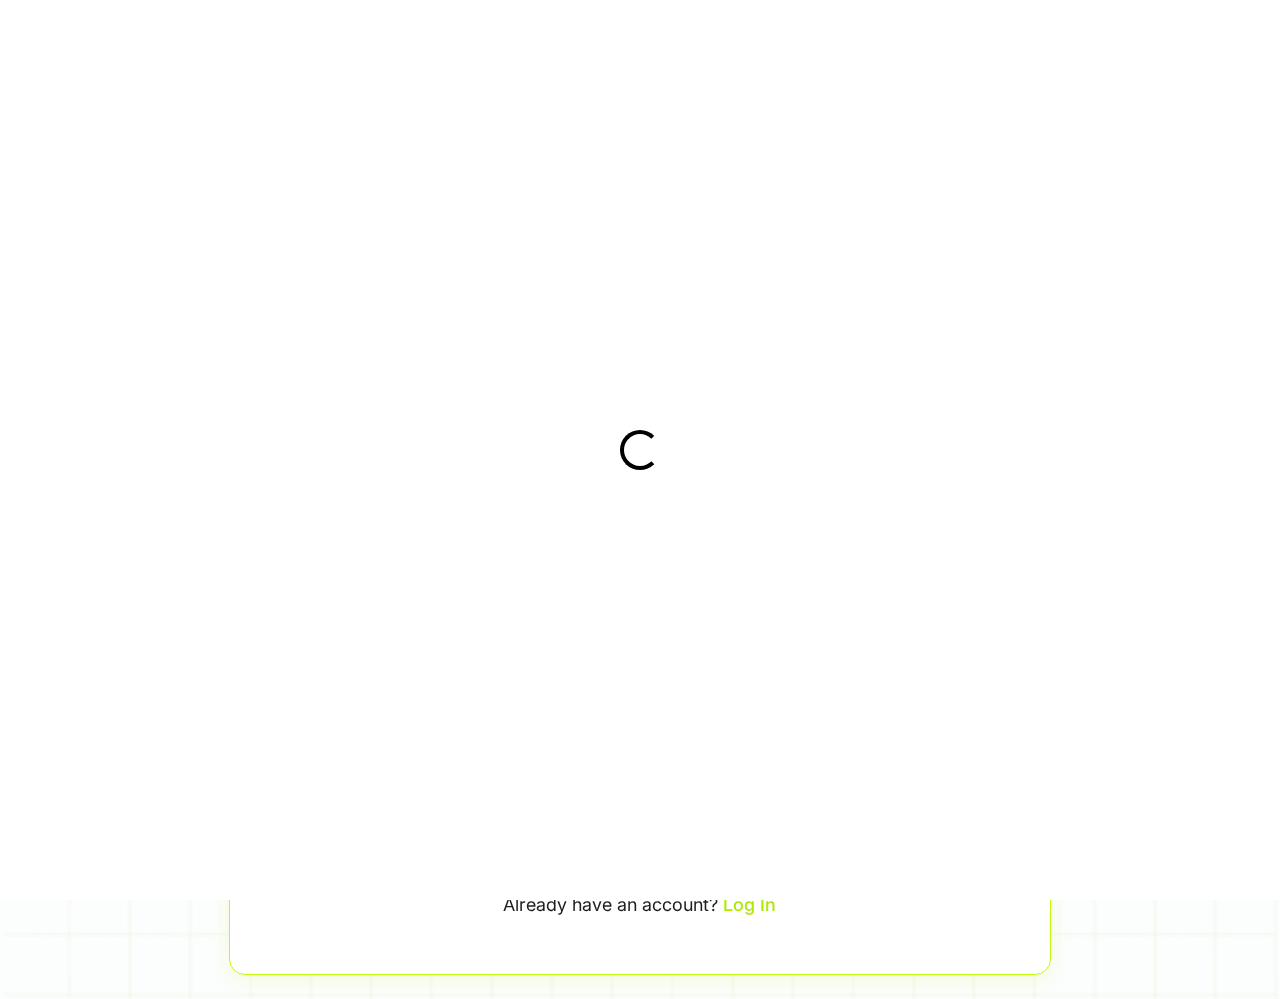
<file: signup.html>
<!DOCTYPE html>
<html lang="en">
   <head>
      <meta charset="UTF-8" />
      <meta name="viewport" content="width=device-width, initial-scale=1.0" />
      <!-- Bootstrap CSS File -->
      <link rel="stylesheet" href="./css/bootstrap.min.css" />
      <!-- Custom CSS File -->
      <link rel="stylesheet" href="./css/style.css" />
      <title>GPU</title>
   </head>
   <body>
      <div
         class="min-vh-100 screen-bg blur-lines-bg d-flex align-items-center justify-content-center position-relative overflow-x-hidden p-sm-4 p-3"
      >
         <div
            class="col-xxl-6 col-lg-8 col-md-10 mx-auto z-1 position-relative"
         >
            <div class="login-form bg-white rounded-4">
               <h1 class="main-heading fw-bold text-center">
                  Create Your Account
               </h1>
               <p class="text-center text-secondary fs-20">
                  Join Mottif AI and start earning passive GPU-based income
                  today.
               </p>

               <form class="mt-5">
                  <div class="mb-3">
                     <label for="fname" class="form-label mb-1"
                        >Full Name</label
                     >
                     <div class="input-icon position-relative">
                        <input
                           type="text"
                           class="form-control input-h"
                           id="fname"
                        />

                        <img src="./img/icon/ic-user.svg" alt="User Icon" />
                     </div>
                  </div>

                  <div class="mb-3">
                     <label for="email" class="form-label mb-1"
                        >Email Address</label
                     >
                     <div class="input-icon position-relative">
                        <input
                           type="email"
                           class="form-control input-h"
                           id="email"
                        />

                        <img src="./img/icon/ic-mail.svg" alt="Mail Icon" />
                     </div>
                  </div>

                  <div>
                     <label for="password" class="form-label mb-1"
                        >Create Password</label
                     >
                     <div class="position-relative">
                        <input
                           type="password"
                           class="form-control input-h pe-5"
                           id="password"
                        />
                        <button
                           type="button"
                           class="btn p-0 border-0 show-password"
                        >
                           <img
                              src="./img/icon/ic-eye-open.svg"
                              alt="Eye Icon"
                           />
                        </button>
                     </div>
                  </div>

                  <div class="form-check mt-32">
                     <input
                        class="form-check-input"
                        type="checkbox"
                        value=""
                        id="checkDefault"
                     />
                     <label class="form-check-label" for="checkDefault">
                        I agree to the Terms of Use and Privacy Policy
                     </label>
                  </div>

                  <button
                     type="button"
                     class="btn fw-semibold mt-32 w-100 primary-btn-lg"
                  >
                     Sign Up
                  </button>

                  <div
                     class="fs-18 text-secondary my-sm-5 my-4 d-flex gap-sm-4 gap-3 align-items-center text-nowrap"
                  >
                     <div
                        style="height: 1px"
                        class="bg-secondary w-100 opacity-50"
                     ></div>
                     Or Continue With
                     <div
                        style="height: 1px"
                        class="bg-secondary w-100 opacity-50"
                     ></div>
                  </div>

                  <div class="row gy-3 text-center">
                     <div class="col-sm-6 d-grid">
                        <button
                           type="button"
                           class="fw-medium border py-3 rounded-12 d-flex gap-2 align-items-center px-4 justify-content-center bg-transparent"
                        >
                           <img
                              src="./img/icon/ic-google.svg"
                              alt="Google Icon"
                           />
                           Continue with Google
                        </button>
                     </div>

                     <div class="col-sm-6 d-grid">
                        <button
                           type="button"
                           class="fw-medium border py-3 rounded-12 d-flex gap-2 align-items-center px-4 justify-content-center bg-transparent"
                        >
                           <img
                              src="./img/icon/ic-apple.svg"
                              alt="Apple Icon"
                           />
                           Continue with Apple
                        </button>
                     </div>
                  </div>

                  <div class="fs-18 text-center mt-sm-5 mt-4">
                     Already have an account?
                     <a
                        href="./login.html"
                        class="primary-text fw-medium text-decoration-none"
                     >
                        Log In</a
                     >
                  </div>
               </form>
            </div>
         </div>

         <!-- Background Effect Shapes -->
         <div class="bg-effect-left"></div>
         <div class="bg-effect-right"></div>
      </div>

      <!-- Page Loader Start -->
      <div
         id="page-loader"
         class="position-fixed top-0 start-0 w-100 min-vh-100 bg-white d-flex justify-content-center align-items-center"
         style="z-index: 9999"
      >
         <div
            class="spinner-border text-black"
            style="width: 2.5rem; height: 2.5rem"
            role="status"
         ></div>
      </div>
      <!-- Page Loader End -->
      <!-- JavaScript Scripts -->
      <script src="./js/main.js"></script>
      <script src="https://cdn.jsdelivr.net/npm/@popperjs/core@2.11.8/dist/umd/popper.min.js"></script>
      <script src="https://cdn.jsdelivr.net/npm/bootstrap@5.3.6/dist/js/bootstrap.min.js"></script>
   </body>
</html>
</file>
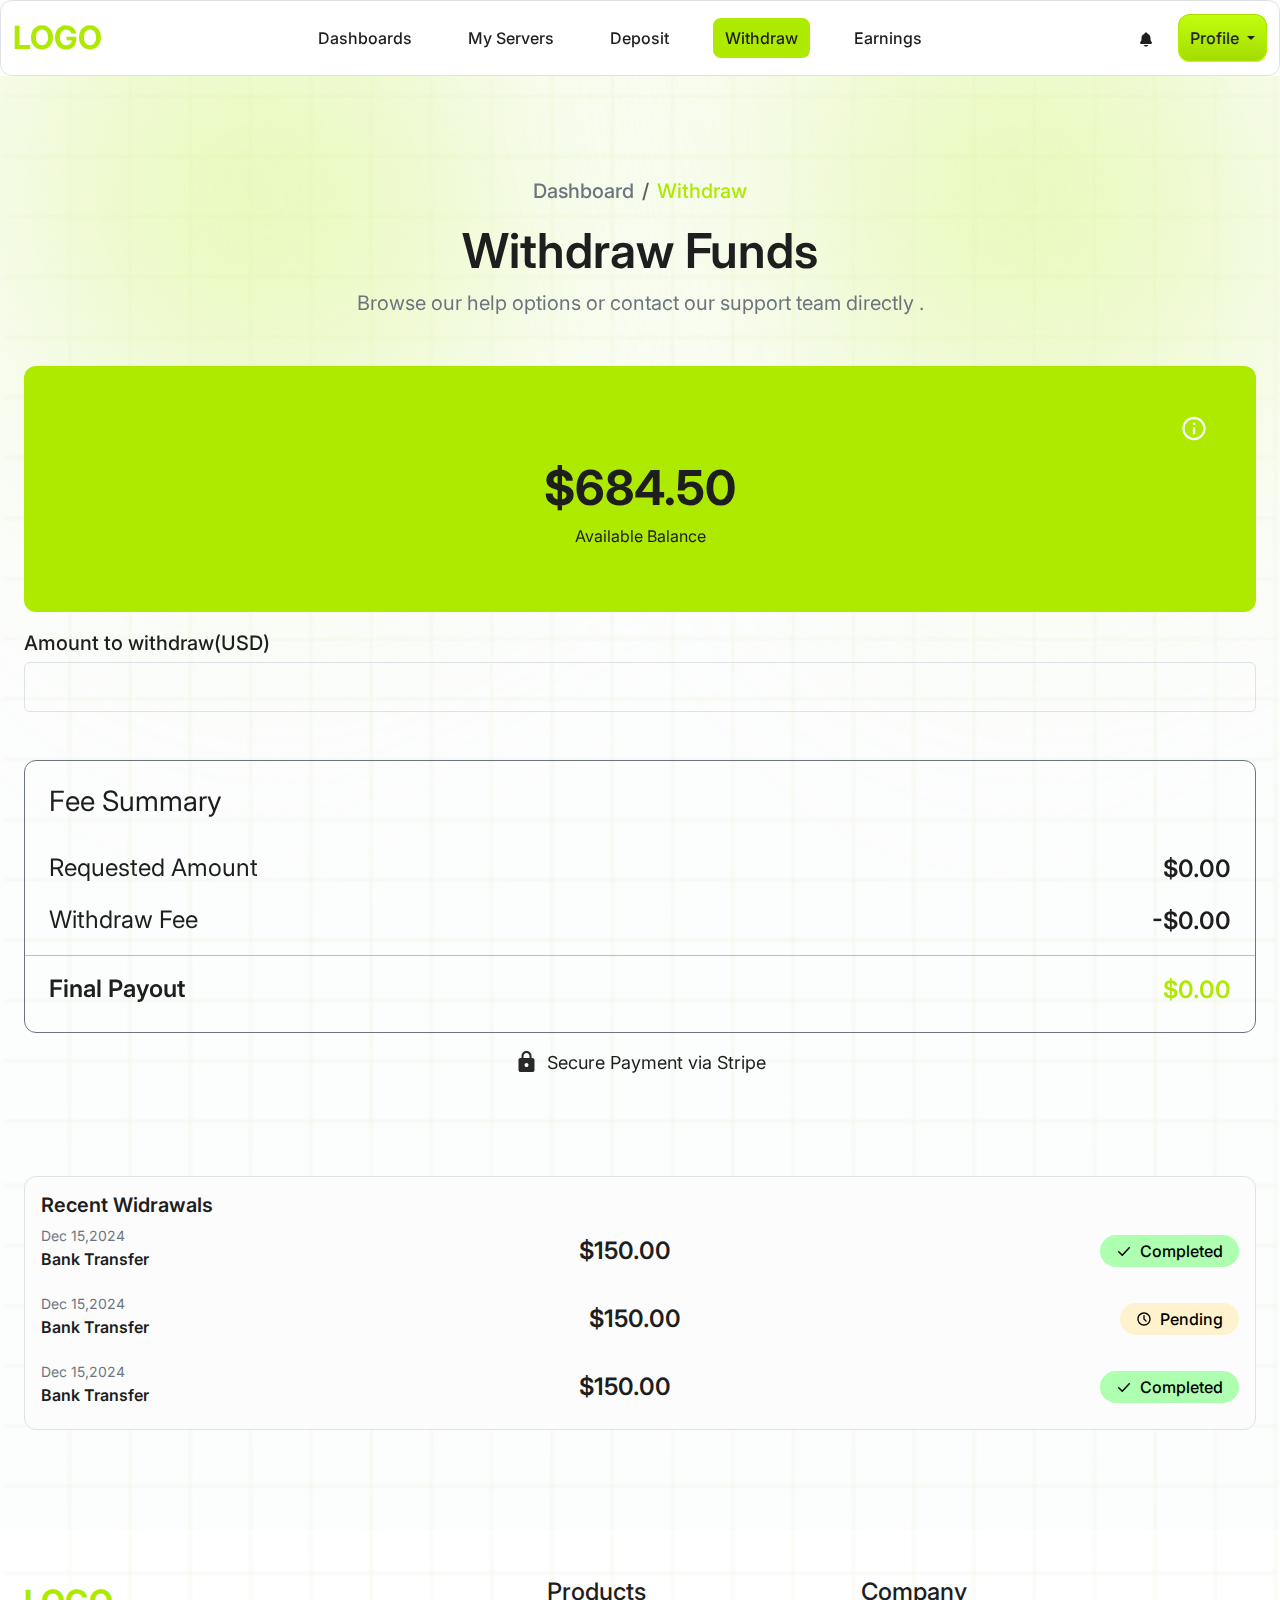
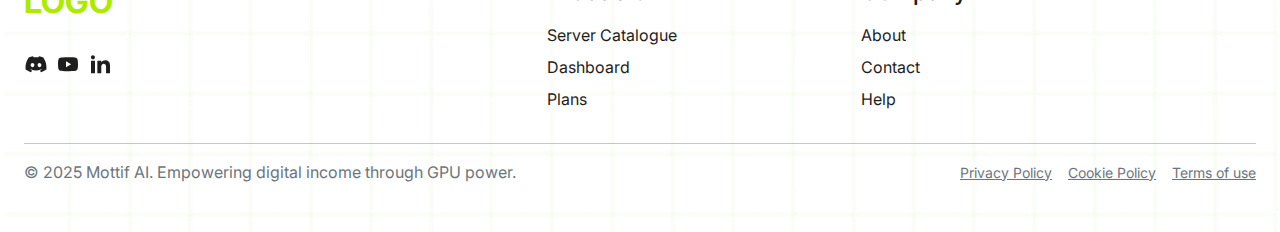
<file: withdraw.html>
<!DOCTYPE html>
<html lang="en">
   <head>
      <meta charset="UTF-8" />
      <meta name="viewport" content="width=device-width, initial-scale=1.0" />
      <!-- Bootstrap CSS File -->
      <link rel="stylesheet" href="./css/bootstrap.min.css" />
      <!-- Custom CSS File -->
      <link rel="stylesheet" href="./css/style.css" />
      <title>GPU</title>
   </head>
   <body class="screen-bg">
      <!-- Header Section Start -->
      <div class="position-sticky top-0 z-3">
         <header class="bg-white rounded-12 border dashboard-header">
            <nav class="navbar navbar-expand-md">
               <div class="container-fluid">
                  <button
                     class="d-md-none invisible border-0 shadow-none p-0"
                     type="button"
                  >
                     <img
                        src="./img/icon/ic-toggle-menu.svg"
                        alt="Toggle Menu Icon"
                        style="width: 24px"
                     />
                  </button>
                  <a
                     class="navbar-brand fw-bold fs-2 primary-text me-0"
                     href="#"
                     >LOGO</a
                  >
                  <button
                     class="navbar-toggler border-0 shadow-none p-0"
                     type="button"
                     data-bs-toggle="offcanvas"
                     data-bs-target="#offcanvasNavbar"
                     aria-controls="offcanvasNavbar"
                     aria-label="Toggle navigation"
                  >
                     <img
                        src="./img/icon/ic-toggle-menu.svg"
                        alt="Toggle Menu Icon"
                        style="width: 24px"
                     />
                  </button>
                  <div
                     class="offcanvas offcanvas-end"
                     tabindex="-1"
                     id="offcanvasNavbar"
                     aria-labelledby="offcanvasNavbarLabel"
                  >
                     <div class="offcanvas-header pb-0">
                        <h5
                           class="offcanvas-title fw-bold fs-2 primary-text"
                           id="offcanvasNavbarLabel"
                        >
                           LOGO
                        </h5>
                        <button
                           type="button"
                           class="btn-close border-0 shadow-none"
                           data-bs-dismiss="offcanvas"
                           aria-label="Close"
                        ></button>
                     </div>
                     <div class="offcanvas-body">
                        <ul
                           class="navbar-nav justify-content-md-center align-items-md-center flex-grow-1 gap-lg-4"
                        >
                           <li class="nav-item pe-lg-2">
                              <a
                                 class="nav-link"
                                 aria-current="page"
                                 href="./dashboard.html"
                                 >Dashboards</a
                              >
                           </li>
                           <li class="nav-item pe-lg-2">
                              <a class="nav-link" href="./servers.html"
                                 >My Servers
                              </a>
                           </li>
                           <li class="nav-item pe-lg-2">
                              <a class="nav-link" href="./deposit.html"
                                 >Deposit</a
                              >
                           </li>
                           <li class="nav-item pe-lg-2">
                              <a class="nav-link active" href="./withdraw.html"
                                 >Withdraw</a
                              >
                           </li>
                           <li class="nav-item">
                              <a class="nav-link" href="./earnings.html"
                                 >Earnings</a
                              >
                           </li>
                        </ul>
                        <div
                           class="d-flex align-items-center gap-4 text-nowrap mt-md-0 mt-4"
                        >
                           <button
                              type="button"
                              class="btn bg-transparent border-0 p-0"
                           >
                              <img
                                 src="./img/icon/ic-notification.svg"
                                 alt="Notification"
                              />
                           </button>

                           <div class="dropdown profile-dropdown">
                              <button
                                 class="btn primary-btn dropdown-toggle border-0 fw-medium"
                                 type="button"
                                 data-bs-toggle="dropdown"
                                 aria-expanded="false"
                              >
                                 Profile
                              </button>
                              <ul class="dropdown-menu">
                                 <li>
                                    <a
                                       class="dropdown-item small fw-medium"
                                       href="./edit-profile.html"
                                       >Edit Profile</a
                                    >
                                 </li>

                                 <li>
                                    <a
                                       class="dropdown-item small fw-medium"
                                       href="./referral.html"
                                       >Referral Centre</a
                                    >
                                 </li>

                                 <hr class="my-1" />

                                 <li>
                                    <a
                                       class="dropdown-item text-danger small fw-semibold"
                                       href="./login.html"
                                       >Log Out</a
                                    >
                                 </li>
                              </ul>
                           </div>
                        </div>
                     </div>
                  </div>
               </div>
            </nav>
         </header>
      </div>
      <!-- Header Section End -->

      <!-- Content Start -->
      <section
         class="section-py blur-lines-bg position-relative overflow-hidden"
      >
         <div class="max-w px-sm-4 px-3">
            <div class="text-center">
               <!-- Breadcrumb -->
               <nav aria-label="breadcrumb">
                  <ol class="breadcrumb fs-20 fw-medium justify-content-center">
                     <li class="breadcrumb-item">
                        <a
                           href="./dashboard.html"
                           class="text-decoration-none text-secondary"
                           >Dashboard</a
                        >
                     </li>

                     <li
                        class="breadcrumb-item active primary-text"
                        aria-current="page"
                     >
                        Withdraw
                     </li>
                  </ol>
               </nav>
               <h2 class="fw-semibold sub-heading1">Withdraw Funds</h2>

               <p class="mb-0 fs-20 text-secondary">
                  Browse our help options or contact our support team directly .
               </p>
            </div>

            <div class="mt-5">
               <div class="primary-bg p-lg-5 p-4 rounded-12 text-end">
                  <button
                     class="p-0 bg-transparent border-0"
                     type="button"
                     data-bs-toggle="tooltip"
                     data-bs-title="tooltip"
                  >
                     <img src="./img/icon/ic-info.svg" alt="Info Icon" />
                  </button>
                  <h2 class="fw-bold sub-heading1 mt-3 text-center">$684.50</h2>
                  <p class="text-center">Available Balance</p>
               </div>

               <div>
                  <div class="mt-3">
                     <label
                        for="amount"
                        class="form-label mb-1 fs-20 fw-medium text-unset"
                        >Amount to withdraw(USD)</label
                     >
                     <input
                        type="text"
                        class="form-control input-h fs-20 py-4 bg-transparent"
                        id="amount"
                     />
                  </div>

                  <div class="mt-5">
                     <div class="border border-secondary rounded-12">
                        <h5 class="p-4 pb-0 fw-normal sub-heading3">
                           Fee Summary
                        </h5>

                        <div
                           class="p-4 pb-3 d-flex gap-3 align-items-center justify-content-between"
                        >
                           <h6 class="fw-normal fs-24 mb-0">
                              Requested Amount
                           </h6>

                           <p class="mb-0 fw-semibold fs-24">$0.00</p>
                        </div>

                        <div
                           class="px-4 py-0 d-flex gap-3 align-items-center justify-content-between"
                        >
                           <h6 class="fw-normal fs-24 mb-0">Withdraw Fee</h6>

                           <p class="mb-0 fw-semibold fs-24">-$0.00</p>
                        </div>

                        <hr class="border-black" />

                        <div
                           class="p-4 pt-0 d-flex gap-3 align-items-center justify-content-between"
                        >
                           <h6 class="fw-semibold fs-24 mb-0">Final Payout</h6>

                           <p class="mb-0 fw-semibold fs-24 primary-text">
                              $0.00
                           </p>
                        </div>
                     </div>

                     <div
                        class="d-flex align-items-center gap-2 justify-content-center mt-3 fs-18"
                     >
                        <img src="./img/icon/ic-lock.svg" alt="Lock Icon" />
                        Secure Payment via Stripe
                     </div>
                  </div>
               </div>
            </div>
         </div>

         <!-- Background Effect Shapes -->
         <div class="bg-effect-right top-0 start-0" style="z-index: -1"></div>
         <div class="bg-effect-right top-0 end-0" style="z-index: -1"></div>
      </section>
      <!-- Content End -->

      <!-- Recent Withdraw Section Start -->
      <section class="section-py pt-0 blur-lines-bg">
         <div class="max-w px-sm-4 px-3">
            <div class="p-3 light-bg border rounded-12">
               <h5 class="fw-semibold fs-20">Recent Widrawals</h5>

               <div class="overflow-x-auto">
                  <div
                     class="d-flex gap-5 align-items-center justify-content-between mb-3 text-nowrap"
                  >
                     <div>
                        <p class="text-secondary small mb-1">Dec 15,2024</p>
                        <h6 class="fw-semibold">Bank Transfer</h6>
                     </div>

                     <div class="fs-24 fw-semibold">$150.00</div>

                     <div
                        class="badge success-status text-black fw-medium fs-6 rounded-4 px-3 py-2 d-flex gap-2 align-items-center justify-content-start w-fit"
                     >
                        <img
                           src="./img/icon/ic-done.svg"
                           alt="Completed Icon"
                        />
                        Completed
                     </div>
                  </div>

                  <div
                     class="d-flex gap-5 align-items-center justify-content-between mb-3 text-nowrap"
                  >
                     <div>
                        <p class="text-secondary small mb-1">Dec 15,2024</p>
                        <h6 class="fw-semibold">Bank Transfer</h6>
                     </div>

                     <div class="fs-24 fw-semibold">$150.00</div>

                     <div
                        class="badge pending-status text-black fw-medium fs-6 rounded-4 px-3 py-2 d-flex gap-2 align-items-center justify-content-start w-fit"
                     >
                        <img
                           src="./img/icon/ic-pending.svg"
                           alt="Pending Icon"
                        />
                        Pending
                     </div>
                  </div>

                  <div
                     class="d-flex gap-5 text-nowrap align-items-center justify-content-between"
                  >
                     <div>
                        <p class="text-secondary small mb-1">Dec 15,2024</p>
                        <h6 class="fw-semibold">Bank Transfer</h6>
                     </div>

                     <div class="fs-24 fw-semibold">$150.00</div>

                     <div
                        class="badge success-status text-black fw-medium fs-6 rounded-4 px-3 py-2 d-flex gap-2 align-items-center justify-content-start w-fit"
                     >
                        <img
                           src="./img/icon/ic-done.svg"
                           alt="Completed Icon"
                        />
                        Completed
                     </div>
                  </div>
               </div>
            </div>
         </div>
      </section>
      <!-- Recent Withdraw Section End -->

      <!-- Footer Section Start -->
      <section class="pt-5 pb-md-5 pb-4 blur-lines-bg white-bg">
         <div class="max-w px-sm-4 px-3">
            <div class="row gy-4">
               <div class="col-md-5 col-sm-4">
                  <a
                     class="navbar-brand fw-bold fs-2 primary-text me-0"
                     href="#"
                     >LOGO</a
                  >

                  <div class="d-flex gap-2 align-items-center mt-md-4 mt-3">
                     <a href="#" class="text-decoration-none">
                        <img
                           src="./img/icon/ic-discord.svg"
                           alt="Social Icon"
                        />
                     </a>
                     <a href="#" class="text-decoration-none">
                        <img
                           src="./img/icon/ic-youtube.svg"
                           alt="Social Icon"
                        />
                     </a>
                     <a href="#" class="text-decoration-none">
                        <img
                           src="./img/icon/ic-linkedin.svg"
                           alt="Social Icon"
                        />
                     </a>
                  </div>
               </div>

               <div class="col-md-3 col-sm-4 col-6">
                  <h6 class="fs-24 mb-3">Products</h6>
                  <ul class="list-unstyled">
                     <li class="mb-2">
                        <a
                           href="./catalogue.html"
                           class="text-unset text-decoration-none"
                           >Server Catalogue</a
                        >
                     </li>
                     <li class="mb-2">
                        <a
                           href="./dashboard.html"
                           class="text-unset text-decoration-none"
                           >Dashboard</a
                        >
                     </li>
                     <li>
                        <a
                           href="./catalogue-details.html"
                           class="text-unset text-decoration-none"
                           >Plans</a
                        >
                     </li>
                  </ul>
               </div>

               <div class="col-md-3 col-sm-4 col-6">
                  <h6 class="fs-24 mb-3">Company</h6>
                  <ul class="list-unstyled">
                     <li class="mb-2">
                        <a
                           href="./about-us.html"
                           class="text-unset text-decoration-none"
                           >About</a
                        >
                     </li>
                     <li class="mb-2">
                        <a href="#" class="text-unset text-decoration-none"
                           >Contact</a
                        >
                     </li>
                     <li>
                        <a
                           href="./help.html"
                           class="text-unset text-decoration-none"
                           >Help</a
                        >
                     </li>
                  </ul>
               </div>
            </div>

            <hr />

            <div
               class="d-flex gap-3 align-items-center justify-content-between flex-md-row flex-column"
            >
               <p class="mb-0 text-secondary text-sm-start text-center">
                  © 2025 Mottif AI. Empowering digital income through GPU power.
               </p>

               <div class="d-flex align-items-center gap-3">
                  <a href="#" class="text-secondary small text-nowrap"
                     >Privacy Policy</a
                  >
                  <a href="#" class="text-secondary small text-nowrap"
                     >Cookie Policy</a
                  >
                  <a href="#" class="text-secondary small text-nowrap"
                     >Terms of use</a
                  >
               </div>
            </div>
         </div>
      </section>
      <!-- Footer Section End -->

      <!-- Page Loader Start -->
      <div
         id="page-loader"
         class="position-fixed top-0 start-0 w-100 min-vh-100 bg-white d-flex justify-content-center align-items-center"
         style="z-index: 9999"
      >
         <div class="dot-loader d-flex gap-1">
            <div class="dot"></div>
            <div class="dot"></div>
            <div class="dot"></div>
         </div>
      </div>
      <!-- Page Loader End -->

      <!-- JavaScript Scripts -->
      <script src="./js/main.js"></script>
      <script src="https://cdn.jsdelivr.net/npm/@popperjs/core@2.11.8/dist/umd/popper.min.js"></script>
      <script src="https://cdn.jsdelivr.net/npm/bootstrap@5.3.6/dist/js/bootstrap.min.js"></script>
   </body>
</html>
</file>
<file: css/style.css>
@import url("https://fonts.googleapis.com/css2?family=Inter:ital,opsz,wght@0,14..32,100..900;1,14..32,100..900&display=swap");
@import url(./variables.css);
*,
html {
   scroll-behavior: smooth;
}

body {
   min-height: 100vh;
   font-size: 1rem;
   font-family: "Inter", sans-serif;
   color: var(--secondary-color);
}

/* Common CSS */
.max-w {
   max-width: var(--max-w);
   margin-inline: auto;
}

.screen-bg {
   background-color: var(--screen-bg);
}

.light-bg {
   background-color: var(--light-bg);
}

.blur-lines-bg {
   background-image: url(../img/line-bg-blur.png);
   background-repeat: no-repeat;
   background-position: center;
   background-size: cover;
   -webkit-backdrop-filter: blur(5px);
   backdrop-filter: blur(5px);
}

.lines-bg {
   background-image: url(../img/line-bg.png);
   background-repeat: no-repeat;
   background-position: center;
   background-size: cover;
}

.login-form {
   padding: 56px 72px;
   border: 1px solid var(--light-primary-color);
   box-shadow: var(--box-shadow1);
}

.main-heading {
   font-size: var(--main-heading);
   background: var(--heading-gradient);
   -webkit-background-clip: text;
   -webkit-text-fill-color: transparent;
}

.included-cards:hover {
   background: var(--primary-color60) !important;
   transition: all 0.5s;
   cursor: pointer;
}

.main-heading.text-secondary {
   -webkit-text-fill-color: unset;
   color: var(--dark-gray-color) !important;
}

.bg-effect-left,
.bg-effect-right {
   background: linear-gradient(
      270deg,
      #faffeb 6.25%,
      #aeea00 51.44%,
      #f5ffd6 94.71%
   );

   width: 514px;
   height: 224px;
   position: absolute;
   top: 0;
   transform: rotate(-114deg);
   filter: blur(180px);
}

.bg-effect-left {
   left: 0;
}

.bg-effect-right {
   right: 0;
}

.form-label,
.form-check-label {
   font-size: var(--fs-18);
   color: var(--dark-gray-color);
   cursor: pointer;
}

.input-h {
   height: 48px;
}

.input-h:focus-within {
   border-color: var(--primary-color) !important;
   box-shadow: var(--box-shadow1);
}

.show-password {
   position: absolute;
   top: 12px;
   right: 12px;
}

.primary-text {
   color: var(--primary-color) !important;
}

.w-fit {
   width: fit-content;
}

.fs-18 {
   font-size: 18px;
}

.fs-20 {
   font-size: 20px;
}

.fs-24 {
   font-size: 24px;
}

.input-icon img {
   position: absolute;
   top: 14px;
   left: 12px;
}

.input-icon input {
   padding-left: 40px;
}

.form-check-input:focus {
   box-shadow: var(--box-shadow1);
   border-color: var(--primary-color);
}

.form-check-input:checked {
   background-color: var(--primary-color);
   border-color: var(--primary-color) !important;
   box-shadow: var(--box-shadow1);
}

.section-py {
   padding-block: 100px;
}

.sub-heading1 {
   font-size: var(--sub-heading1);
}

.sub-heading2 {
   font-size: var(--sub-heading2);
}

.mt-32 {
   margin-top: 32px;
}

.cta-sec {
   background: var(--secondary-color);
   padding-block: 120px;
}

.middle-cta {
   padding-block: 120px;
}

.sub-heading3 {
   font-size: var(--sub-heading3);
}

.cta-sec h2 {
   background: var(--cta-heading-gradient);
   -webkit-background-clip: text;
   -webkit-text-fill-color: transparent;
}

.text-unset {
   color: unset;
}

.white-bg {
   background-color: var(--white-color);
}

details > summary {
   list-style: none;
}

.primary-outline-btn {
   border: 1px solid var(--primary-color) !important;
   color: var(--primary-color) !important;
}

.primary-gradient-bg {
   background: var(--primary-gradient-bg);
   background-color: var(--white-color);
}

.primary-gradient-bg2 {
   background: var(--primary-gradient-bg2);
   background-color: var(--white-color);
}

.primary-bg60 {
   background-color: var(--primary-color60);
}

.primary-border {
   border-color: var(--primary-color) !important;
}

.popular-plan {
   position: absolute;
   top: -24px;
   left: 50%;
   transform: translate(-50%, 0);
}

.white-btn {
   padding-block: 12px;
   background: var(--white-color);
}

.white-btn:hover {
   background: var(--screen-bg);
   transition: all 0.5s;
}

.white-btn.fs-18 {
   font-size: var(--fs-18) !important;
}

.primary-btn-lg,
.primary-btn,
.primary-btn-md {
   background: var(--primary-gradient-btn);
   position: relative;
   border-radius: 12px;
   padding-block: 12px;
   z-index: 1;
}

.primary-btn-lg {
   font-size: var(--fs-20);
}

.primary-btn-md {
   font-size: var(--fs-18);
}

.primary-btn-lg:hover,
.primary-btn:hover,
.primary-btn-md:hover {
   filter: brightness(0.9);
   transition: all 0.5s;
}

.primary-btn-lg::before,
.primary-btn::before,
.primary-btn-md::before {
   content: "";
   position: absolute;
   inset: 0;
   border-radius: inherit;
   padding: 1px;
   background: linear-gradient(180deg, #a3db00 0%, #c2ff0f 100%);
   -webkit-mask: linear-gradient(#fff 0 0) content-box,
      linear-gradient(#fff 0 0);
   -webkit-mask-composite: xor;
   mask-composite: exclude;
   pointer-events: none;
}

.rounded-12 {
   border-radius: 12px;
}

header .nav-item .nav-link {
   font-weight: 500;
   color: var(--secondary-color);
}

header .nav-item .nav-link:hover {
   color: var(--primary-color);
}

header .nav-item .nav-link.active {
   color: var(--primary-color);
}

.primary-bg {
   background-color: var(--primary-color);
}

.accordion-button::after {
   background: url(../img/icon/ic-accordion.svg);
   background-position: center;
   background-repeat: no-repeat;
}

.accordion-button:not(.collapsed)::after {
   background: url(../img/icon/ic-accordion1.svg);
   background-position: center;
   background-repeat: no-repeat;
}

.accordion {
   --bs-accordion-btn-icon-transform: 0;
}

.accordion-item:not(:first-of-type) {
   border-top: 1px solid #dee2e6;
}

#page-loader.fade-out {
   opacity: 0;
   visibility: hidden;
   transition: opacity 0.5s ease, visibility 0.5s ease;
}

.dot-loader .dot {
   width: 10px;
   height: 10px;
   background-color: var(--primary-color);
   border-radius: 50%;
   animation: loaderBounce 1.4s infinite ease-in-out both;
}

.dot-loader .dot:nth-child(1) {
   animation-delay: -0.32s;
}

.dot-loader .dot:nth-child(2) {
   animation-delay: -0.16s;
}

@keyframes loaderBounce {
   0%,
   80%,
   100% {
      transform: scale(0);
   }
   40% {
      transform: scale(1);
   }
}

/* Dashboard CSS */
.profile-dropdown .dropdown-menu[data-bs-popper] {
   left: -70px;
}

.dashboard-header .nav-item .nav-link {
   font-weight: 500;
   color: var(--secondary-color);
   border-radius: 8px;
   padding: 8px 12px;
   width: fit-content;
}

.dashboard-header .nav-item .nav-link:hover {
   color: var(--secondary-color);
   background: var(--primary-color);
}

.dashboard-header .nav-item .nav-link.active {
   color: var(--secondary-color);
   background: var(--primary-color);
}

.box-shadow2 {
   box-shadow: var(--box-shadow2);
}

.page-link {
   background: transparent;
   color: var(--gray-color);
   border: 0;
}

#referral-table *,
.servers-table * {
   border: 0;
   vertical-align: middle;
}

.servers-table .bg-secondary {
   background-color: #9d9e9f !important;
}

.-translate-y-26 {
   transform: translateY(-26px);
}

.success-status {
   background: var(--success-status);
}

.cancel-status {
   background: var(--cancel-status);
}

.bonus-status {
   background: var(--bonus-status);
}

.pending-status {
   background: var(--pending-status);
}

.dropdown-item.active,
.dropdown-item:active {
   color: var(--secondary-color);
   background-color: var(--primary-color);
}

.upload-container {
   border-radius: 1rem;
   padding: 1rem;
   display: flex;
   align-items: center;
   gap: 1rem;
   background-color: #fff;
}

.upload-button {
   border: 1px dashed #ccc;
   border-radius: 0.5rem;
   padding: 0.5rem 1rem;
   cursor: pointer;
   display: inline-flex;
   align-items: center;
   gap: 0.5rem;
   color: #666;
   font-weight: 600;
}

.upload-button:hover {
   background-color: #f8f9fa;
}

.upload-button i {
   font-size: 1rem;
}

.btn.primary-bg {
   background: var(--primary-color) !important;
}

.btn.primary-bg:hover {
   filter: brightness(0.9);
   transition: all 0.5s;
}

.bg-orange {
   background: #ffa726;
}

/* Media Queries */
@media only screen and (max-width: 992px) {
   .main-heading {
      font-size: var(--sub-heading1);
   }

   .sub-heading1 {
      font-size: var(--sub-heading2);
   }

   .sub-heading2 {
      font-size: var(--sub-heading3);
   }

   .sub-heading3 {
      font-size: var(--fs-24);
   }

   .fs-24 {
      font-size: var(--fs-20);
   }

   .section-py {
      padding-block: 80px;
   }
}

@media only screen and (max-width: 768px) {
   .login-form {
      padding: 40px 56px;
   }

   .main-heading {
      font-size: var(--sub-heading2);
   }

   .sub-heading1 {
      font-size: var(--sub-heading3);
   }

   .fs-20 {
      font-size: var(--fs-18);
   }

   .form-label,
   .fs-18,
   .form-check-label {
      font-size: 1rem;
   }

   .primary-btn-lg {
      font-size: var(--fs-18);
   }

   .section-py {
      padding-block: 48px;
   }

   .cta-sec,
   .middle-cta {
      padding-block: 80px;
   }

   .profile-dropdown .dropdown-menu[data-bs-popper] {
      left: 0;
   }
}

@media only screen and (max-width: 576px) {
   .login-form {
      padding: 40px 24px;
   }

   .custom-sm-w-100 {
      width: 100%;
   }
}
</file>
